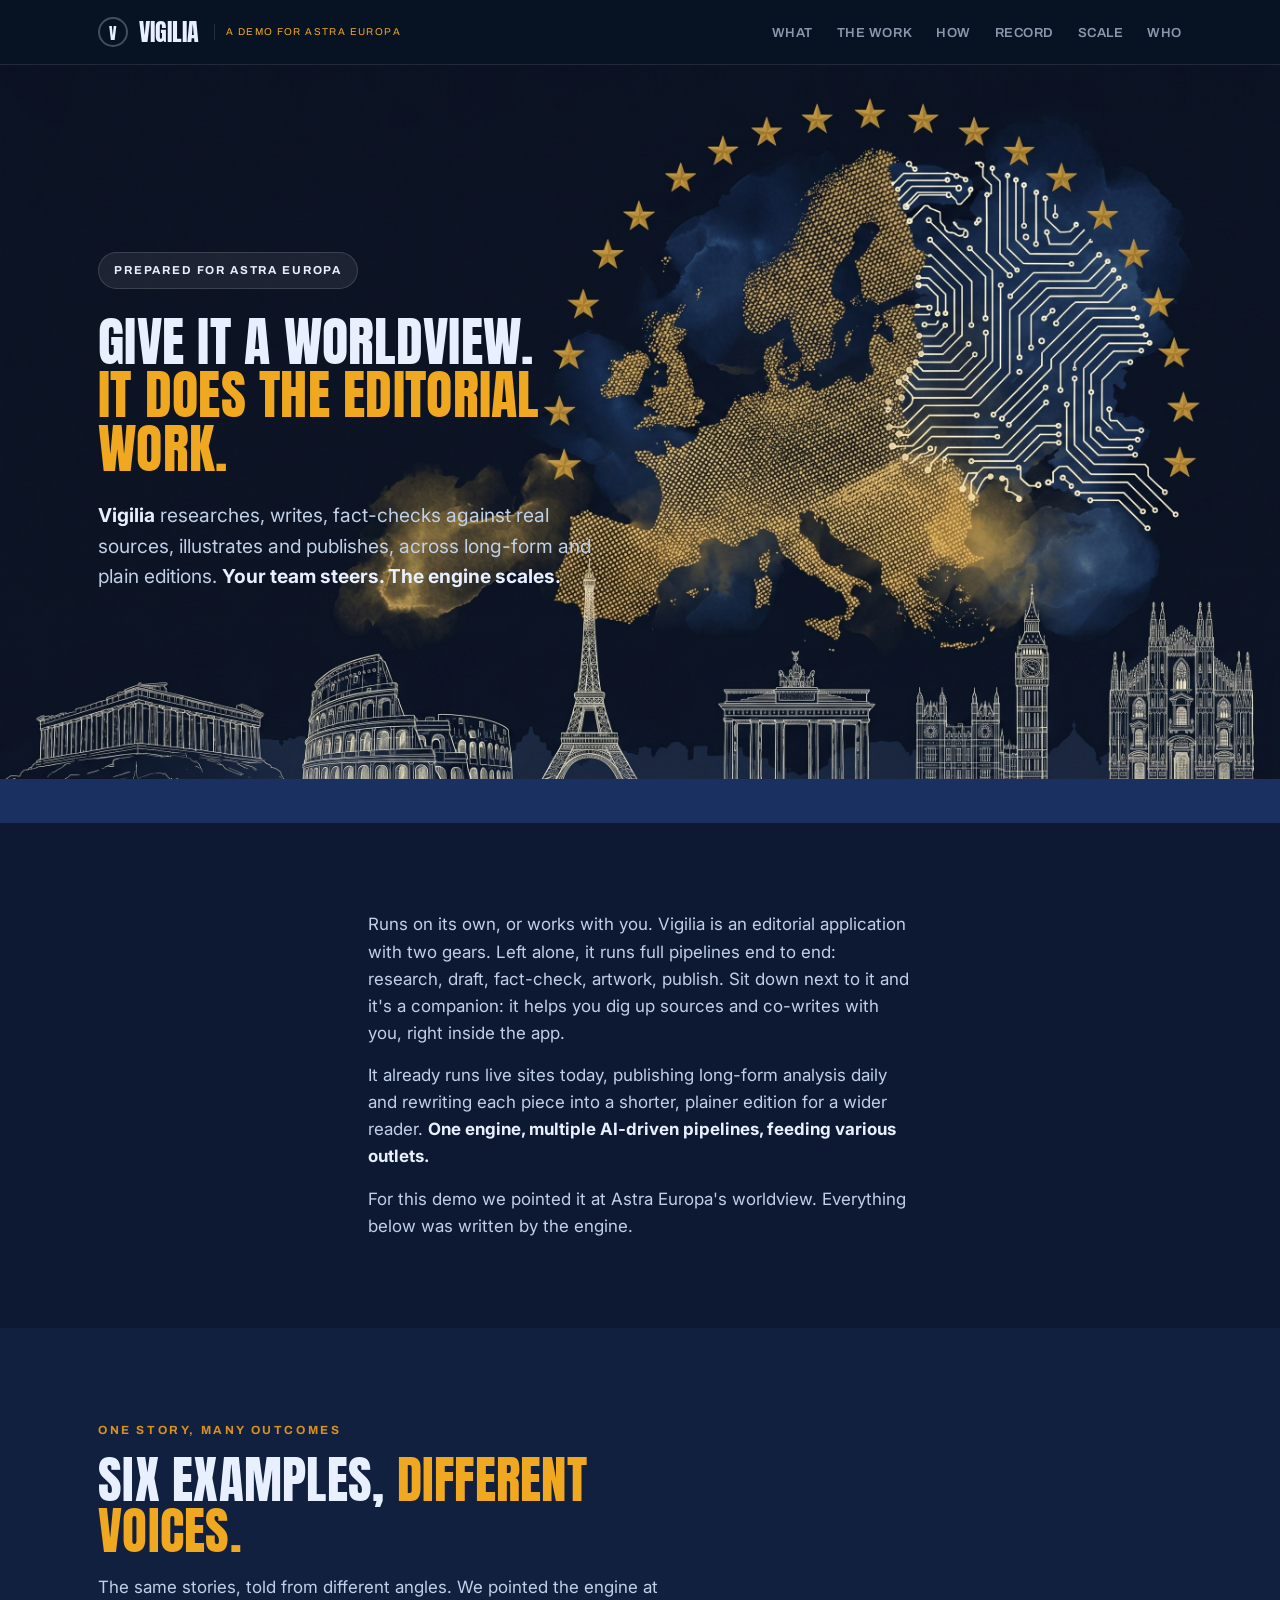
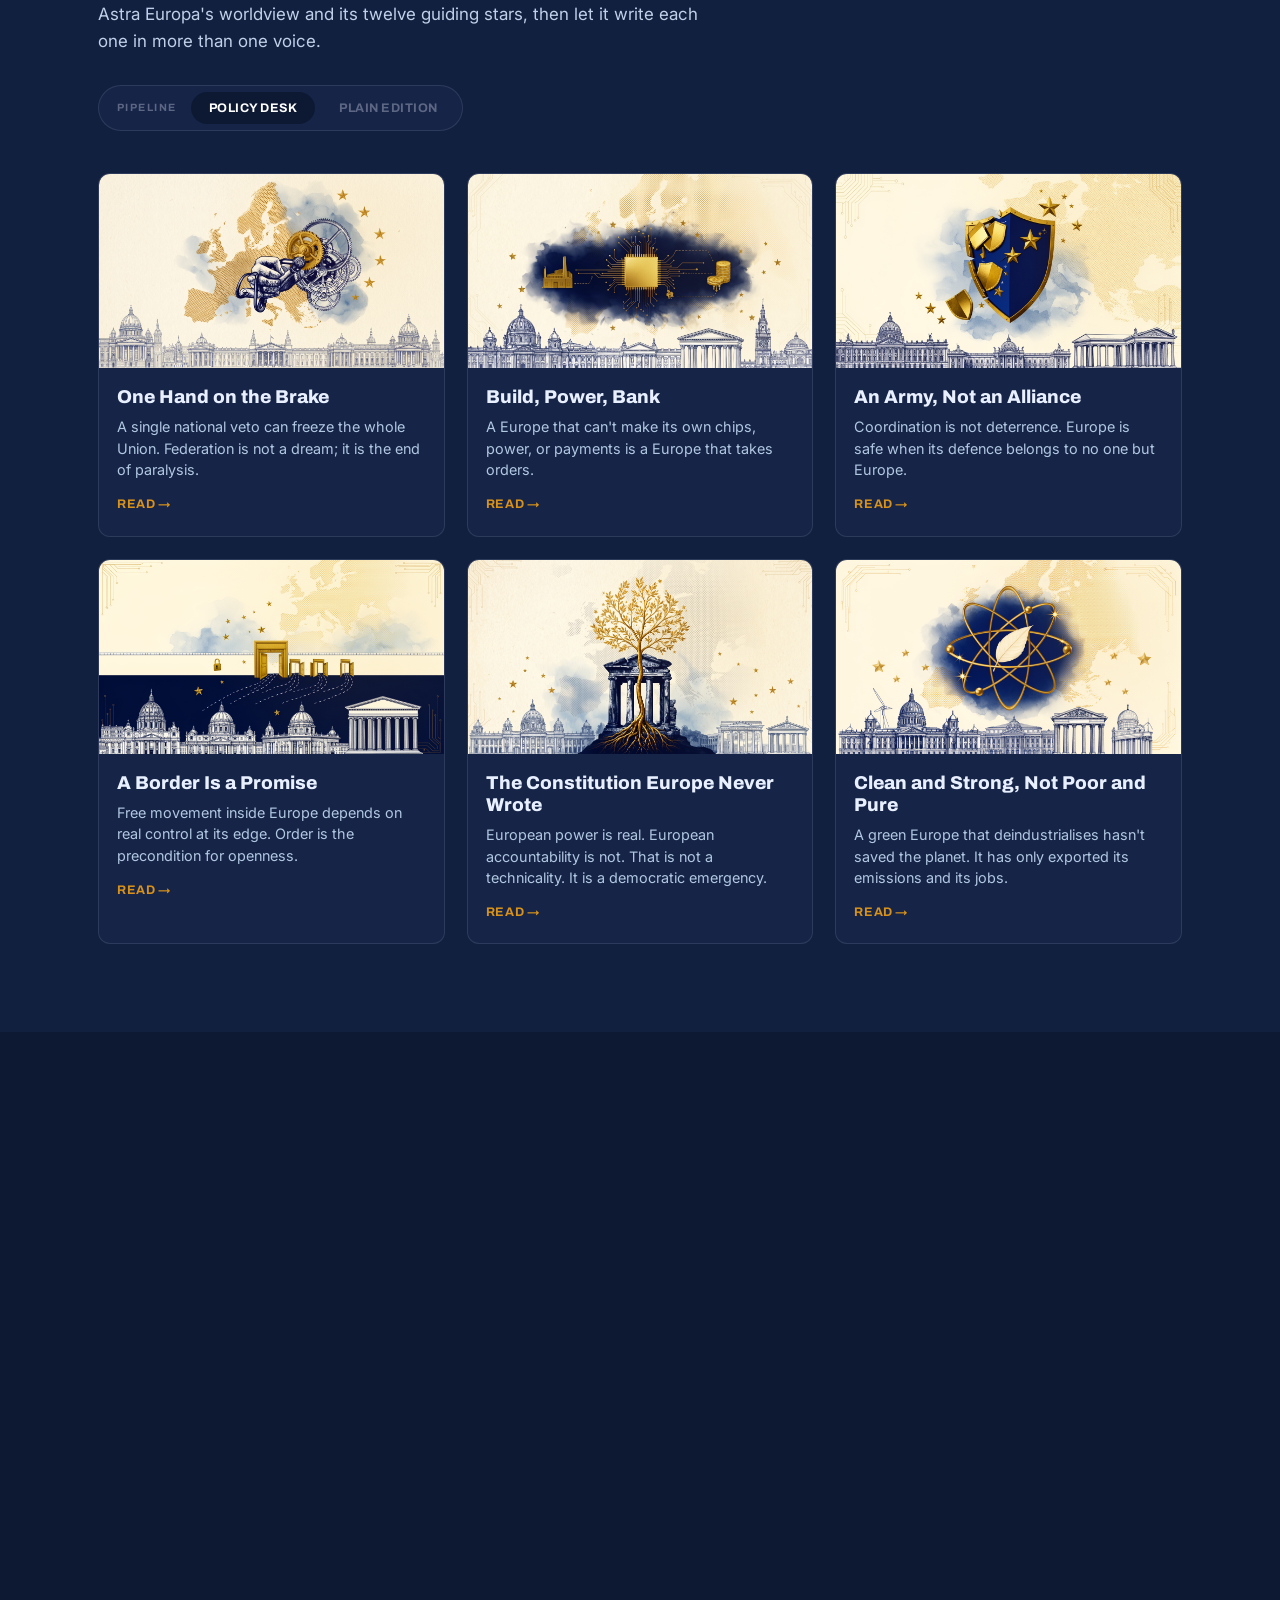
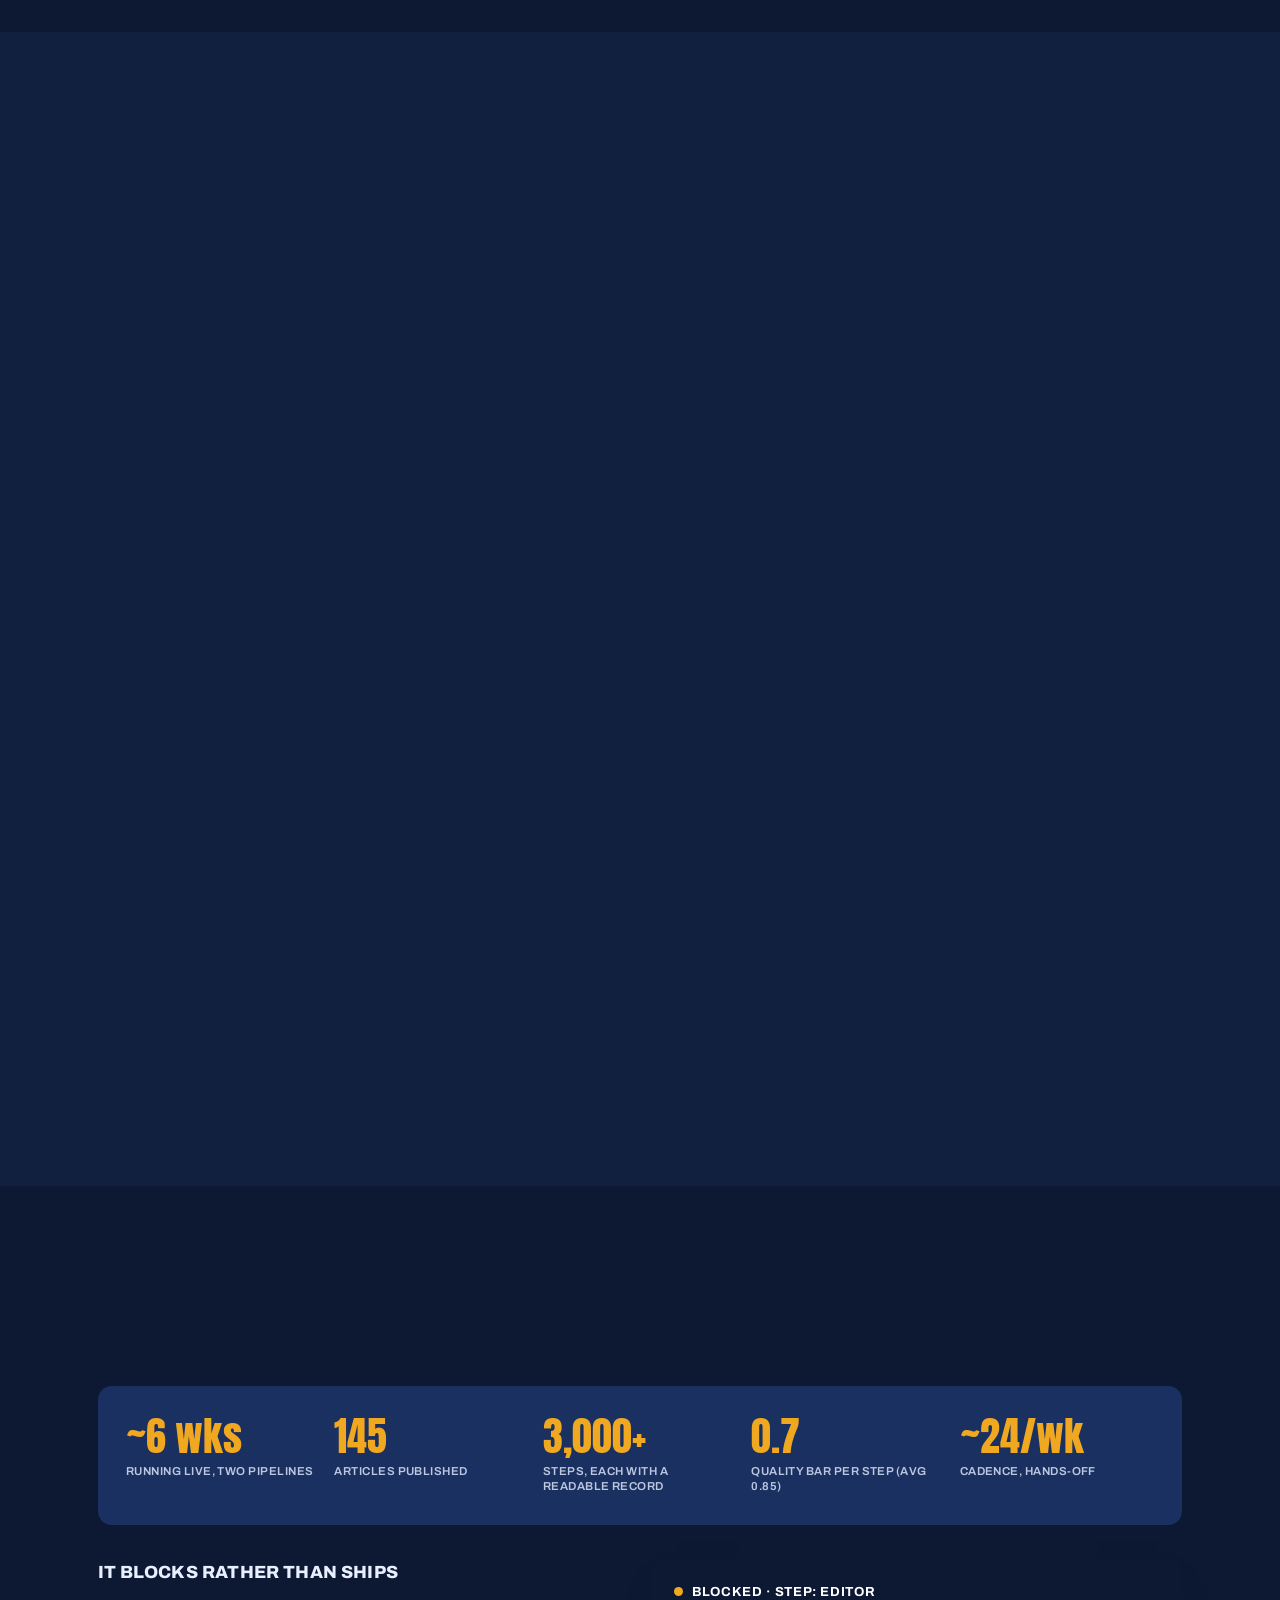
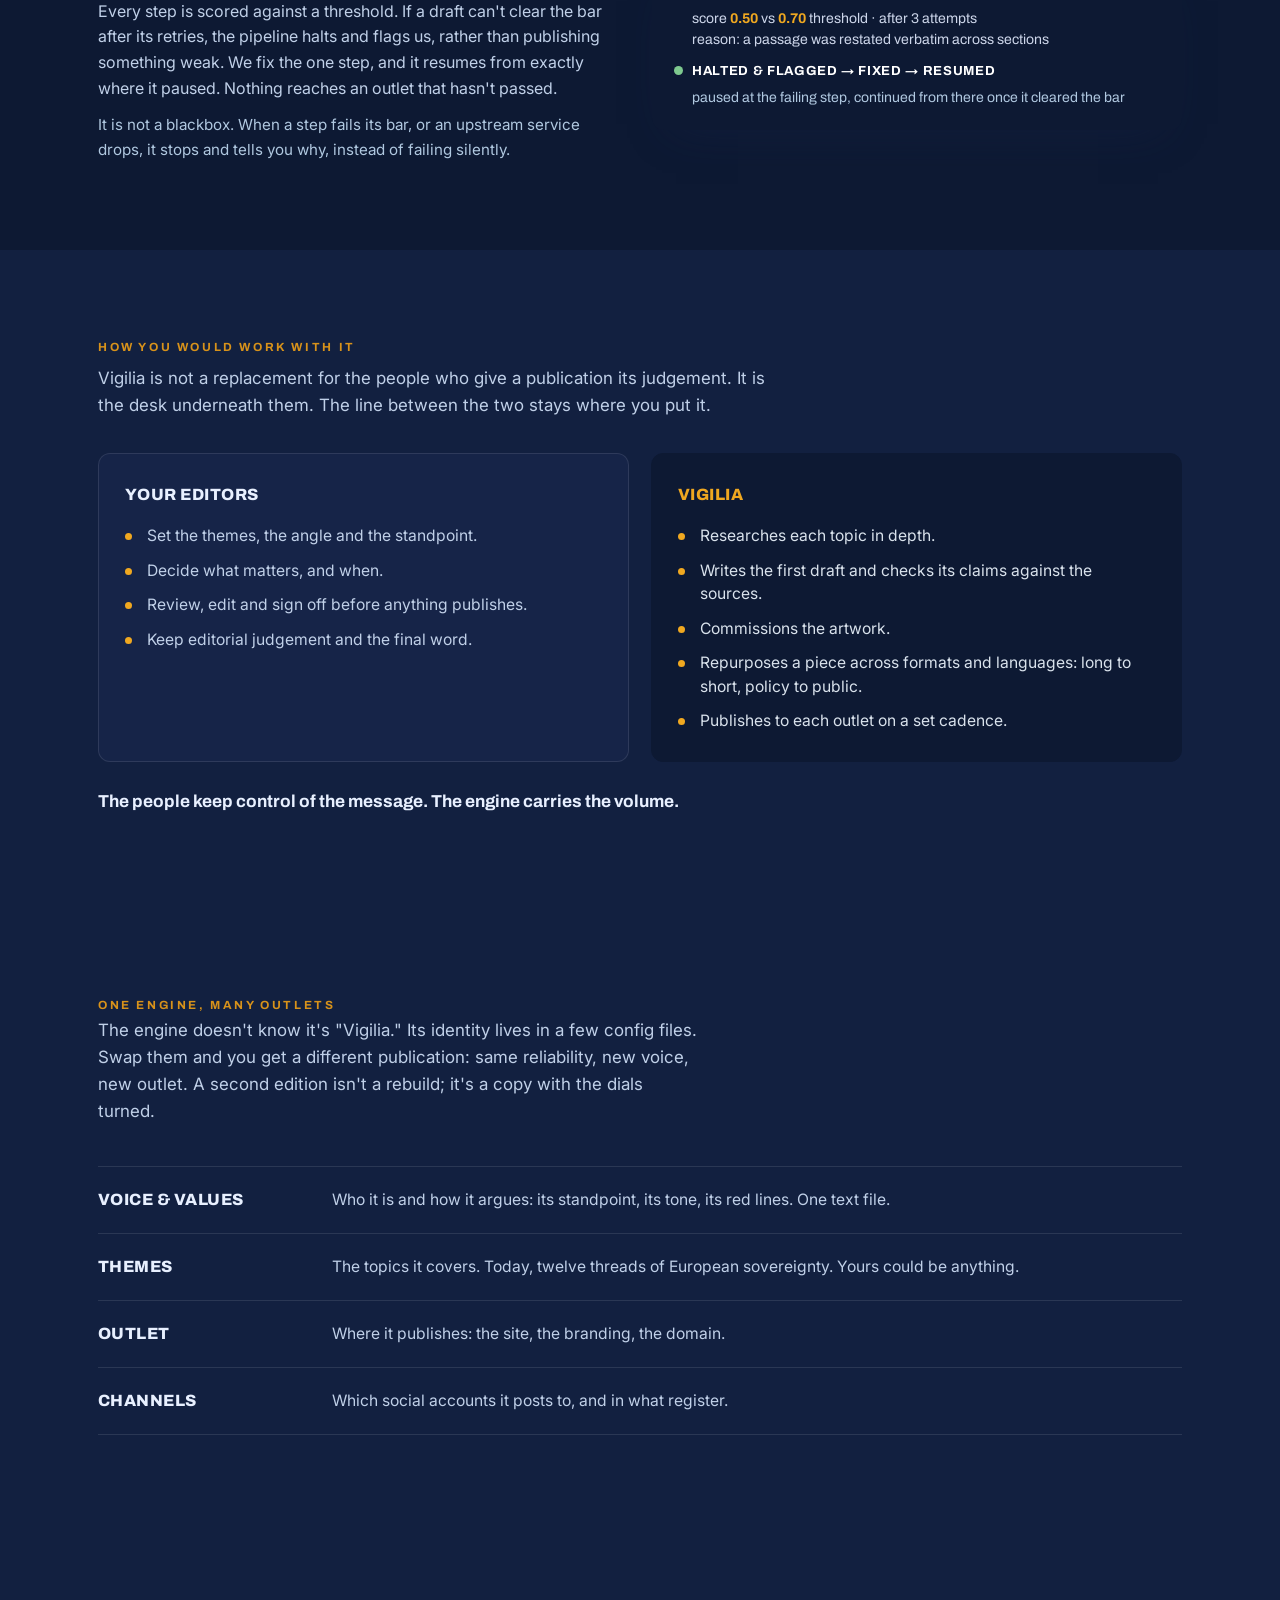
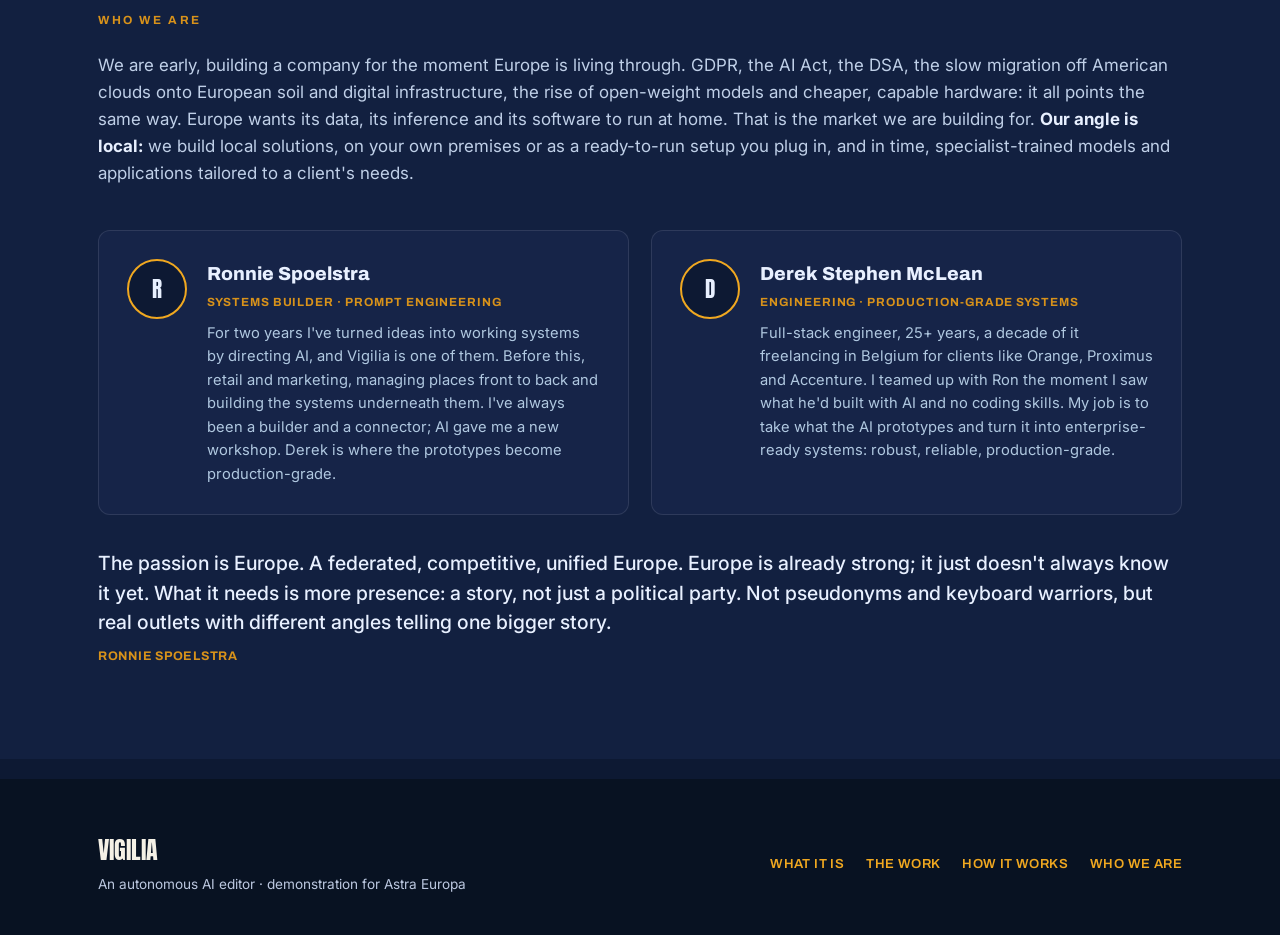
<file: index.html>
<!DOCTYPE html>
<html lang="en">
<head>
<meta charset="UTF-8" />
<meta name="viewport" content="width=device-width, initial-scale=1.0" />
<title>Vigilia · an AI editor that checks itself · for Astra Europa</title>
<meta name="description" content="Vigilia is an autonomous AI editor: it researches, verifies its facts against real sources, writes, illustrates and publishes, every day, without a hand on the wheel. A demonstration for Astra Europa." />
<meta property="og:type" content="website" />
<meta property="og:url" content="https://artneven.github.io/nvnASTRA/" />
<meta property="og:title" content="Vigilia · an autonomous editorial engine" />
<meta property="og:description" content="Give it a worldview. It researches, writes, fact-checks, illustrates and publishes across multiple outlets. A demonstration prepared for Astra Europa." />
<meta property="og:image" content="https://artneven.github.io/nvnASTRA/images/hero-2.jpeg" />
<meta name="twitter:card" content="summary_large_image" />
<meta name="twitter:title" content="Vigilia · an autonomous editorial engine" />
<meta name="twitter:description" content="Give it a worldview. It researches, writes, fact-checks, illustrates and publishes across multiple outlets." />
<meta name="twitter:image" content="https://artneven.github.io/nvnASTRA/images/hero-2.jpeg" />
<link rel="icon" type="image/svg+xml" href="data:image/svg+xml,%3Csvg%20xmlns='http://www.w3.org/2000/svg'%20viewBox='0%200%2032%2032'%3E%3Ccircle%20cx='16'%20cy='16'%20r='16'%20fill='%230d1933'/%3E%3Ctext%20x='16'%20y='22'%20font-family='Arial'%20font-size='18'%20font-weight='bold'%20fill='%23f0a820'%20text-anchor='middle'%3EV%3C/text%3E%3C/svg%3E" />
<link rel="preconnect" href="https://fonts.googleapis.com">
<link rel="preconnect" href="https://fonts.gstatic.com" crossorigin>
<link href="https://fonts.googleapis.com/css2?family=Anton&family=Archivo:wght@500;600;700;800;900&family=Inter:wght@400;500;600;700&display=swap" rel="stylesheet">
<style>
  :root{
    --cream:#f5f1e6;
    --cream-2:#efe9da;
    --navy:#0d1933;
    --navy-2:#081222;
    --gold:#f0a820;
    --gold-2:#d8921a;
    --wash:#4a6494;
    --ink:#0d1933;
    --muted:#5d6783;
    --line:rgba(13,25,51,.14);
    --display:"Anton","Arial Narrow",Impact,sans-serif;
    --cond:"Archivo",-apple-system,"Segoe UI",sans-serif;
    --sans:"Inter",-apple-system,BlinkMacSystemFont,"Segoe UI",Roboto,Arial,sans-serif;
  }
  *{box-sizing:border-box;margin:0;padding:0}
  html{scroll-behavior:smooth}
  body{font-family:var(--sans);color:var(--ink);background:var(--cream);line-height:1.6;-webkit-font-smoothing:antialiased;overflow-x:hidden}
  a{color:inherit}
  .wrap{max-width:1140px;margin:0 auto;padding:0 28px}
  .muted{color:var(--muted)}
  .gold{color:var(--gold)}
  .eyebrow{font-family:var(--cond);font-weight:700;font-size:.74rem;letter-spacing:.22em;text-transform:uppercase;color:var(--gold-2)}
  .disp{font-family:var(--display);text-transform:uppercase;letter-spacing:.005em;font-weight:400;line-height:.95}

  /* star bullet */
  .star{display:inline-block;width:1em;height:1em;color:var(--gold)}

  /* ---------- top bar ---------- */
  header.bar{position:sticky;top:0;z-index:50;background:rgba(245,241,230,.9);backdrop-filter:blur(8px);border-bottom:1px solid var(--line)}
  .bar .wrap{display:flex;align-items:center;justify-content:space-between;height:64px}
  .brand{display:flex;align-items:center;gap:11px}
  .brand .mark{width:30px;height:30px;border-radius:50%;border:2px solid var(--navy);display:grid;place-items:center;color:var(--navy);font-family:var(--display);font-size:1rem;padding-top:2px}
  .brand .name{font-family:var(--display);font-size:1.5rem;color:var(--navy);line-height:1}
  .brand .for{font-family:var(--cond);font-size:.62rem;letter-spacing:.14em;text-transform:uppercase;color:var(--gold-2);border-left:1px solid var(--line);padding-left:11px;margin-left:4px}
  .bar nav{display:flex;gap:24px;font-family:var(--cond);font-weight:600;font-size:.82rem;letter-spacing:.04em;text-transform:uppercase}
  .bar nav a{color:var(--navy);opacity:.7;text-decoration:none}
  .bar nav a:hover{opacity:1;color:var(--gold-2)}
  @media(max-width:760px){.bar nav{display:none}}

  /* ---------- hero ---------- */
  .hero{position:relative;overflow:hidden;background:#f4eedd}
  .hero .heroimg{display:block;width:100%;max-width:1280px;margin:0 auto;height:auto}
  .hero .wrap{position:absolute;top:0;bottom:0;left:50%;transform:translateX(-50%);width:100%;max-width:1140px;padding:0 28px;z-index:3;display:flex;align-items:center}
  .hero .herotext{max-width:48%}
  .hero .kicker{display:inline-flex;align-items:center;gap:10px;font-family:var(--cond);font-weight:700;font-size:.72rem;letter-spacing:.16em;text-transform:uppercase;color:var(--navy);background:rgba(27,44,87,.06);border:1px solid var(--line);padding:8px 15px;border-radius:100px;margin-bottom:26px}
  .hero h1{font-family:var(--display);text-transform:uppercase;font-size:clamp(2rem,4.2vw,3.4rem);line-height:1.0;color:var(--navy);max-width:18ch;margin-bottom:6px}
  .hero h1 .hl{color:var(--gold);position:relative}
  .hero .sub{margin-top:24px;font-size:clamp(1.02rem,1.5vw,1.2rem);color:#c0d0e8;font-weight:400}
  @media(max-width:880px){
    .hero .wrap{position:static;transform:none;left:auto;display:block;padding:46px 28px 12px}
    .hero .herotext{max-width:none}
  }
  .hero .sub b{font-weight:700;color:var(--navy)}
  .hero .cta{margin-top:36px;display:flex;gap:14px;flex-wrap:wrap}
  /* hero logo split */
  .herogrid{display:grid;grid-template-columns:300px 1fr;gap:50px;align-items:center}
  .herologo{background:var(--navy-2);border-radius:18px;padding:40px;display:grid;place-items:center;min-height:240px;box-shadow:0 18px 40px -22px rgba(20,34,68,.55)}
  .herologo img{width:200px;max-width:100%;height:auto;display:block}
  .herologo.noimg img{display:none}
  .herologo.noimg::after{content:"Drop the Astra logo at images/astra-europa-logo.png";color:#b0c8e0;font-family:var(--cond);font-weight:600;font-size:.78rem;text-align:center;line-height:1.5}
  @media(max-width:820px){
    .herogrid{grid-template-columns:1fr;gap:28px;justify-items:start}
    .herologo{width:100%;max-width:260px;min-height:auto;padding:30px}
    .hero .wrap{padding:50px 28px 84px}
  }
  @media(max-width:760px){section.block{padding:60px 0}}
  .btn{display:inline-flex;align-items:center;gap:9px;padding:14px 24px;border-radius:6px;font-family:var(--cond);font-weight:700;letter-spacing:.03em;text-transform:uppercase;font-size:.84rem;text-decoration:none;transition:transform .15s ease,box-shadow .15s ease}
  .btn:hover{transform:translateY(-2px)}
  .btn.primary{background:var(--navy);color:var(--cream);box-shadow:0 12px 28px -12px rgba(27,44,87,.6)}
  .btn.gold{background:var(--gold);color:var(--navy);box-shadow:0 12px 28px -12px rgba(224,165,40,.7)}

  /* hero decorative stars */
  .stars{position:absolute;top:90px;right:6%;z-index:2;width:min(40vw,420px);opacity:.9;pointer-events:none}
  @media(max-width:760px){.stars{opacity:.35;top:auto;bottom:120px;right:-10%}}
  /* skyline strip */
  .skyline{position:absolute;left:0;right:0;bottom:0;z-index:1;width:100%;height:140px;color:var(--navy);opacity:.13}
  .skyline svg{width:100%;height:100%}

  /* ---------- stat ribbon ---------- */
  .ribbon{background:var(--navy);color:var(--cream)}
  .ribbon .wrap{display:grid;grid-template-columns:repeat(5,1fr);gap:8px;padding:32px 28px}
  .stat .n{font-family:var(--display);font-size:clamp(2rem,4.4vw,3rem);color:var(--gold);line-height:1}
  .stat .l{font-family:var(--cond);font-weight:600;font-size:.74rem;letter-spacing:.05em;text-transform:uppercase;color:#bcc8e0;margin-top:8px}
  @media(max-width:760px){.ribbon .wrap{grid-template-columns:repeat(2,1fr);gap:24px 8px}}

  /* ---------- sections ---------- */
  section.block{padding:88px 0}
  .alt{background:var(--cream-2)}
  .lead{max-width:60ch}
  .lead h2{font-family:var(--display);text-transform:uppercase;font-size:clamp(2.1rem,4.4vw,3.2rem);line-height:.98;color:var(--navy);margin:14px 0 18px}
  .lead h2 .hl{color:var(--gold)}
  .lead p{font-size:1.06rem;color:#33415f}
  .lead p + p{margin-top:15px}
  .lead b{color:var(--navy)}
  /* what-it-is logo split */
  .whatgrid{display:grid;grid-template-columns:300px 1fr;gap:50px;align-items:start}
  .whatgrid .lead{max-width:62ch}
  .whatlogo img{width:100%;max-width:300px;border-radius:14px;display:block;box-shadow:0 18px 40px -22px rgba(20,34,68,.5)}
  @media(max-width:820px){
    .whatgrid{grid-template-columns:1fr;gap:30px}
    .whatlogo img{max-width:240px}
  }

  /* ---------- gallery ---------- */
  .grid{display:grid;grid-template-columns:repeat(3,1fr);gap:22px;margin-top:42px}
  @media(max-width:880px){.grid{grid-template-columns:repeat(2,1fr)}}
  @media(max-width:560px){.grid{grid-template-columns:1fr}}
  .card{background:#fff;border:1px solid var(--line);border-radius:12px;overflow:hidden;text-decoration:none;color:inherit;display:flex;flex-direction:column;transition:transform .18s ease,box-shadow .18s ease}
  .card:hover{transform:translateY(-4px);box-shadow:0 20px 42px -24px rgba(27,44,87,.55)}
  .card .ph{aspect-ratio:16/9;background:var(--navy) center/cover no-repeat;position:relative}
  .card .tag{position:absolute;left:12px;top:12px;background:var(--navy);color:var(--gold);font-family:var(--cond);font-size:.64rem;letter-spacing:.1em;text-transform:uppercase;font-weight:700;padding:5px 10px;border-radius:4px;border:1px solid rgba(224,165,40,.4)}
  .card .ph .num{position:absolute;right:16px;bottom:0;font-family:var(--display);font-size:4rem;line-height:1;color:rgba(224,165,40,.20)}
  .card .ph::after{content:"";position:absolute;inset:0;background:radial-gradient(circle at 78% 30%,rgba(224,165,40,.10),transparent 55%)}
  .card .body{padding:18px 18px 20px}
  .card h3{font-family:var(--cond);font-weight:800;font-size:1.16rem;line-height:1.2;margin-bottom:8px;color:var(--navy)}
  .card p{font-size:.9rem;color:var(--muted);line-height:1.5}
  .card .readlink{display:inline-block;margin-top:14px;font-family:var(--cond);font-weight:700;font-size:.78rem;letter-spacing:.05em;text-transform:uppercase;color:var(--gold-2)}
  .card:hover .readlink{color:var(--navy)}
  /* gallery mode switch */
  .modeswitch{display:inline-flex;align-items:center;gap:6px;margin-top:30px;background:#fff;border:1px solid var(--line);border-radius:100px;padding:6px}
  .modeswitch .ms-label{font-family:var(--cond);font-weight:700;font-size:.66rem;letter-spacing:.14em;text-transform:uppercase;color:var(--muted);padding:0 8px 0 12px}
  .ms-btn{border:none;background:none;cursor:pointer;padding:9px 18px;border-radius:100px;font-family:var(--cond);font-weight:700;font-size:.78rem;letter-spacing:.04em;text-transform:uppercase;color:var(--muted);transition:all .15s ease}
  .ms-btn.active{background:var(--navy);color:#fff}
  .ms-btn[data-mode="youth"].active{background:var(--blue);color:#fff}
  /* youth accent applied to cards when toggled */
  .grid.youth-mode .card .tag{background:var(--blue);color:#fff;border-color:rgba(255,255,255,.35)}
  .grid.youth-mode .card .readlink{color:var(--blue)}
  .grid.youth-mode .card .ph .num{color:rgba(43,95,179,.24)}
  .grid.youth-mode .card .ph::after{background:radial-gradient(circle at 78% 30%,rgba(43,95,179,.22),transparent 55%)}
  /* two-pipeline diagram */
  .pipes{margin-top:38px;display:grid;gap:18px}
  .prow{background:#fff;border:1px solid var(--line);border-radius:12px;padding:20px 22px}
  .prow.p1row{border-left:4px solid var(--gold)}
  .prow.p2row{border-left:4px solid var(--blue)}
  .prow .ptitle{font-family:var(--cond);font-weight:800;text-transform:uppercase;letter-spacing:.03em;font-size:.95rem;color:var(--navy);margin-bottom:5px;display:flex;align-items:center;gap:10px;flex-wrap:wrap}
  .prow .ptitle .pbadge{font-size:.62rem;letter-spacing:.08em;padding:4px 9px;border-radius:4px;color:#fff}
  .prow.p1row .pbadge{background:var(--gold-2)}
  .prow.p2row .pbadge{background:var(--blue)}
  .prow .pdesc{font-size:.88rem;color:var(--muted);margin-bottom:14px}
  .prow .pflow{display:flex;flex-wrap:wrap;gap:7px;align-items:center}

  /* ---------- voice swap ---------- */
  .swap{display:grid;grid-template-columns:1fr 1fr;margin-top:42px;border:1px solid var(--line);border-radius:14px;overflow:hidden}
  @media(max-width:760px){.swap{grid-template-columns:1fr}}
  .panel{padding:34px 30px}
  .panel.p1{background:var(--navy);color:#e7ecf7}
  .panel.p2{background:#fff}
  .panel .badge{display:inline-block;font-family:var(--cond);font-weight:700;font-size:.68rem;letter-spacing:.12em;text-transform:uppercase;padding:5px 11px;border-radius:4px;margin-bottom:16px}
  .panel.p1 .badge{background:var(--gold);color:var(--navy)}
  .panel.p2 .badge{background:var(--navy);color:var(--gold)}
  .panel h4{font-family:var(--cond);font-weight:800;font-size:1.3rem;line-height:1.15;margin-bottom:14px}
  .panel.p1 h4{color:#fff}
  .panel.p2 h4{color:var(--navy)}
  .panel .ex{font-size:.96rem;line-height:1.62}
  .panel.p2 .ex{color:#33415f}
  .swap-note{text-align:center;margin-top:18px;font-family:var(--cond);font-weight:600;font-size:.95rem;color:var(--muted)}
  .swap-note b{color:var(--navy)}

  /* ---------- pipeline + tech ---------- */
  .pipe{display:flex;flex-wrap:wrap;gap:9px;margin-top:38px;align-items:center}
  .step{display:flex;align-items:center;gap:9px;background:#fff;border:1px solid var(--line);border-radius:6px;padding:11px 17px;font-family:var(--cond);font-weight:700;font-size:.82rem;letter-spacing:.03em;text-transform:uppercase;color:var(--navy)}
  .step .dot{width:7px;height:7px;border-radius:50%;background:var(--gold)}
  .step.key{background:var(--navy);color:var(--cream)}
  .step.key .dot{background:var(--gold)}
  .arrow{color:var(--wash);font-weight:700}
  .techgrid{display:grid;grid-template-columns:repeat(2,1fr);gap:20px;margin-top:42px}
  @media(max-width:760px){.techgrid{grid-template-columns:1fr}}
  .tech{background:#fff;border:1px solid var(--line);border-radius:10px;padding:24px;border-top:3px solid var(--gold)}
  .tech h4{font-family:var(--cond);font-weight:800;font-size:1.02rem;margin-bottom:8px;color:var(--navy);text-transform:uppercase;letter-spacing:.02em}
  .tech p{font-size:.92rem;color:var(--muted)}
  /* roles / division of labour */
  .roles{display:grid;grid-template-columns:1fr 1fr;gap:22px}
  @media(max-width:760px){.roles{grid-template-columns:1fr}}
  .rolecol{background:#fff;border:1px solid var(--line);border-radius:12px;padding:28px 26px}
  .rolecol.vig{background:var(--navy);border-color:var(--navy)}
  .rolecol h3{font-family:var(--cond);font-weight:800;text-transform:uppercase;letter-spacing:.03em;font-size:1.02rem;margin-bottom:16px;color:var(--navy)}
  .rolecol.vig h3{color:var(--gold)}
  .rolecol ul{list-style:none;display:grid;gap:11px}
  .rolecol li{position:relative;padding-left:22px;font-size:.98rem;line-height:1.5;color:#33415f}
  .rolecol.vig li{color:#d9e2ec}
  .rolecol li::before{content:"";position:absolute;left:0;top:9px;width:7px;height:7px;border-radius:50%;background:var(--gold)}
  .rolesnote{margin-top:26px;font-family:var(--cond);font-weight:700;font-size:1.08rem;color:var(--navy)}
  /* on the record */
  .statband{display:grid;grid-template-columns:repeat(5,1fr);gap:14px;background:var(--navy);border-radius:14px;padding:30px 28px}
  @media(max-width:760px){.statband{grid-template-columns:repeat(2,1fr);gap:24px 14px}}
  .statband .n{font-family:var(--display);font-size:clamp(1.7rem,3.6vw,2.5rem);color:var(--gold);line-height:1}
  .statband .l{font-family:var(--cond);font-weight:600;font-size:.72rem;letter-spacing:.04em;text-transform:uppercase;color:#bcc8e0;margin-top:8px;line-height:1.35}
  .record-grid{display:grid;grid-template-columns:1fr 1fr;gap:24px;margin-top:34px;align-items:start}
  @media(max-width:760px){.record-grid{grid-template-columns:1fr}}
  .rec-copy h3{font-family:var(--cond);font-weight:800;text-transform:uppercase;letter-spacing:.02em;font-size:1.1rem;color:var(--navy);margin-bottom:12px}
  .rec-copy p{font-size:1rem;color:#c0d0e8;line-height:1.6}
  .rec-copy p + p{margin-top:12px}
  .rec-copy .muted2{color:var(--muted);font-size:.95rem}
  .rec-log{background:var(--navy);border-radius:12px;padding:22px;box-shadow:0 18px 40px -24px rgba(20,34,68,.6);font-family:var(--cond)}
  .rec-log .logline{display:flex;align-items:center;gap:9px;font-weight:700;font-size:.82rem;letter-spacing:.05em;text-transform:uppercase;color:#fff;margin:10px 0 6px}
  .rec-log .logline:first-child{margin-top:0}
  .rec-log .logrow{font-size:.88rem;color:#cdd6ea;padding-left:18px;line-height:1.5}
  .rec-log .logrow b{color:var(--gold)}
  .rec-log .logrow.muted2{color:#b0c8e0}
  .dotr{width:9px;height:9px;border-radius:50%;display:inline-block;flex:none}
  .dotr.block{background:var(--gold)}
  .dotr.fix{background:#7ec98f}
  /* full example reader */
  .sm-toggle{display:inline-flex;align-items:center;gap:6px;margin-bottom:26px;background:#fff;border:1px solid var(--line);border-radius:100px;padding:6px}
  .sm-toggle .ms-label{font-family:var(--cond);font-weight:700;font-size:.66rem;letter-spacing:.14em;text-transform:uppercase;color:var(--muted);padding:0 8px 0 12px}
  .sm-btn{border:none;background:none;cursor:pointer;padding:9px 18px;border-radius:100px;font-family:var(--cond);font-weight:700;font-size:.78rem;letter-spacing:.04em;text-transform:uppercase;color:var(--muted);transition:all .15s ease}
  .sm-btn.active{background:var(--navy);color:#fff}
  .sm-btn[data-t="plain"].active{background:var(--blue);color:#fff}
  .reader{background:#fff;border:1px solid var(--line);border-radius:16px;overflow:hidden;max-width:840px;box-shadow:0 22px 55px -32px rgba(27,44,87,.45)}
  .reader .rimg{margin:0}
  .reader .rimg img{width:100%;display:block;max-height:360px;object-fit:cover}
  .reader .rtext{padding:32px 40px 42px}
  @media(max-width:600px){.reader .rtext{padding:26px 24px 32px}}
  .reader .rtitle{font-family:var(--display);text-transform:uppercase;font-size:clamp(1.6rem,3.2vw,2.3rem);line-height:1.0;color:var(--navy);margin-bottom:14px}
  .reader .rpane.plain .rtitle{font-family:var(--cond);font-weight:800;text-transform:none;letter-spacing:-.01em}
  .reader .rstand{font-size:1.16rem;line-height:1.5;color:var(--muted);font-style:italic;margin-bottom:22px;max-width:54ch}
  .reader .rbody p{font-size:1.04rem;line-height:1.75;color:#27324d;max-width:66ch}
  .reader .rbody p + p{margin-top:18px}
  .reader .rpane.plain .rstand{font-style:normal}

  /* ---------- scalability ---------- */
  .scale-rows{margin-top:40px;border-top:1px solid var(--line)}
  .srow{display:grid;grid-template-columns:210px 1fr;gap:24px;padding:20px 0;border-bottom:1px solid var(--line);align-items:baseline}
  @media(max-width:640px){.srow{grid-template-columns:1fr;gap:5px}}
  .srow .k{font-family:var(--cond);font-weight:800;text-transform:uppercase;letter-spacing:.03em;font-size:1.02rem;color:var(--navy)}
  .srow .v{color:#c0d0e8;font-size:.98rem}
  .imagine{margin-top:46px;background:var(--navy);color:var(--cream);border-radius:14px;padding:48px 42px;position:relative;overflow:hidden}
  .imagine .stars2{position:absolute;right:30px;top:28px;opacity:.5}
  .imagine .eyebrow{color:var(--gold)}
  .imagine h3{font-family:var(--display);text-transform:uppercase;font-size:clamp(1.7rem,3.4vw,2.5rem);line-height:.98;margin:12px 0 16px;max-width:20ch;position:relative;z-index:2}
  .imagine h3 .hl{color:var(--gold)}
  .imagine p{color:#cdd6ea;max-width:62ch;position:relative;z-index:2;font-size:1.04rem}

  /* ---------- team ---------- */
  .team{display:grid;grid-template-columns:1fr 1fr;gap:22px;margin-top:42px}
  @media(max-width:680px){.team{grid-template-columns:1fr}}
  .member{background:#fff;border:1px solid var(--line);border-radius:12px;padding:28px;display:flex;gap:20px;align-items:flex-start}
  .member .av{flex:0 0 60px;width:60px;height:60px;border-radius:50%;background:var(--cream-2);border:2px solid var(--gold);display:grid;place-items:center;font-family:var(--display);color:var(--navy);font-size:1.3rem;padding-top:3px}
  .member h4{font-family:var(--cond);font-weight:800;font-size:1.18rem;color:var(--navy)}
  .member .role{font-family:var(--cond);font-weight:700;font-size:.74rem;letter-spacing:.08em;text-transform:uppercase;color:var(--gold-2);margin:4px 0 10px}
  .member p{font-size:.92rem;color:var(--muted)}
  .member .langs{margin-top:12px;display:flex;flex-wrap:wrap;gap:6px}
  .member .langs span{font-family:var(--cond);font-weight:700;font-size:.62rem;letter-spacing:.08em;text-transform:uppercase;color:var(--gold-2);background:rgba(224,165,40,.12);border:1px solid rgba(224,165,40,.32);padding:3px 8px;border-radius:4px;cursor:default}
  .todo{outline:2px dashed var(--gold-2);outline-offset:4px;background:rgba(224,165,40,.08)}
  .todo-tag{display:inline-block;font-family:var(--cond);font-size:.64rem;font-weight:700;letter-spacing:.08em;text-transform:uppercase;color:#8a6d12;background:rgba(224,165,40,.28);padding:2px 8px;border-radius:4px;margin-bottom:8px}

  .vision{margin-top:46px;max-width:64ch}
  .vision h3{font-family:var(--cond);font-weight:800;text-transform:uppercase;letter-spacing:.02em;font-size:1.4rem;color:var(--navy);margin-bottom:14px}
  .vision p{color:#c0d0e8;font-size:1.05rem}
  .vision p + p{margin-top:14px}
  .vision b{color:var(--navy)}
  .drive{margin:30px 0 0;padding:4px 0;max-width:none}
  .drive p{font-size:1.22rem;line-height:1.5;color:var(--navy);font-weight:500}
  .drive cite{display:block;margin-top:10px;font-family:var(--cond);font-weight:700;font-size:.78rem;letter-spacing:.06em;text-transform:uppercase;color:var(--gold-2);font-style:normal}

  /* ---------- footer ---------- */
  footer{background:var(--navy);color:#bcc8e0;padding:52px 0 40px;margin-top:20px}
  footer .wrap{display:flex;justify-content:space-between;flex-wrap:wrap;gap:20px;align-items:center}
  footer a{color:var(--gold);text-decoration:none}
  footer .links{display:flex;gap:22px;font-family:var(--cond);font-weight:600;font-size:.82rem;text-transform:uppercase;letter-spacing:.03em;flex-wrap:wrap}
  footer .name{font-family:var(--display);font-size:1.5rem;color:var(--cream)}

  .reveal{opacity:0;transform:translateY(22px);transition:opacity .7s ease,transform .7s ease}
  .reveal.in{opacity:1;transform:none}

  /* === ASTRA DARK THEME === */
  body{background:var(--navy);color:#e8f0ff}
  header.bar{background:rgba(8,18,34,.95);border-color:rgba(255,255,255,.1)}
  .brand .mark{border-color:rgba(255,255,255,.25);color:#e8f0ff}
  .brand .name{color:#e8f0ff}
  .brand .for{border-color:rgba(255,255,255,.12);color:var(--gold)}
  .bar nav a{color:#c0d0e8}
  .bar nav a:hover{color:var(--gold)}
  .hero{background:var(--navy-2)}
  .hero .kicker{background:rgba(255,255,255,.07);border-color:rgba(255,255,255,.14);color:#e8f0ff}
  .hero h1{color:#e8f0ff}
  .hero .sub{color:#c0d0e8}
  .hero .sub b{color:#e8f0ff}
  .alt{background:#122040}
  .lead h2{color:#e8f0ff}
  .lead p{color:#c0d0e8}
  .lead b{color:#e8f0ff}
  .ribbon{background:#1a3060}
  .stat .l{color:#b0c8e0}
  .card{background:#162448;border-color:rgba(255,255,255,.1)}
  .card h3{color:#e8f0ff}
  .card p{color:#b0c8e0}
  .modeswitch{background:#162448;border-color:rgba(255,255,255,.1)}
  .ms-label{color:#b0c8e0}
  .swap{border-color:rgba(255,255,255,.1)}
  .panel.p2{background:#162448}
  .panel.p2 h4{color:#e8f0ff}
  .panel.p2 .ex{color:#c0d0e8}
  .swap-note{color:#b0c8e0}
  .swap-note b{color:#e8f0ff}
  .prow{background:#162448;border-color:rgba(255,255,255,.1)}
  .prow .ptitle{color:#e8f0ff}
  .prow .pdesc{color:#b0c8e0}
  .step{background:#1a3060;border-color:rgba(255,255,255,.1);color:#e8f0ff}
  .step.key{background:var(--gold);color:var(--navy)}
  .step.key .dot{background:var(--navy)}
  .tech{background:#162448;border-color:rgba(255,255,255,.1);border-top-color:var(--gold)}
  .tech h4{color:#e8f0ff}
  .tech p{color:#b0c8e0}
  .rolecol{background:#162448;border-color:rgba(255,255,255,.1)}
  .rolecol h3{color:#e8f0ff}
  .rolecol li{color:#c0d0e8}
  .rolesnote{color:#e8f0ff}
  .statband{background:#1a3060}
  .rec-copy h3{color:#e8f0ff}
  .rec-copy p{color:#c0d0e8}
  .rec-copy .muted2{color:#b0c8e0}
  .sm-toggle{background:#162448;border-color:rgba(255,255,255,.1)}
  .reader{background:#162448;border-color:rgba(255,255,255,.1)}
  .reader .rtitle{color:#e8f0ff}
  .reader .rstand{color:#b0c8e0}
  .reader .rbody p{color:#c0d0e8}
  .scale-rows{border-color:rgba(255,255,255,.1)}
  .srow{border-color:rgba(255,255,255,.1)}
  .srow .k{color:#e8f0ff}
  .srow .v{color:#c0d0e8}
  .imagine{background:#1a3060}
  .member{background:#162448;border-color:rgba(255,255,255,.1)}
  .member h4{color:#e8f0ff}
  .member p{color:#b0c8e0}
  .member .av{background:var(--navy);border-color:var(--gold);color:#e8f0ff}
  .vision h3{color:#e8f0ff}
  .vision p{color:#c0d0e8}
  .vision b{color:#e8f0ff}
  .drive p{color:#e8f0ff}
  footer{background:#081222}
</style>
</head>
<body>

<header class="bar">
  <div class="wrap">
    <div class="brand">
      <span class="mark">V</span>
      <span class="name">VIGILIA</span>
      <span class="for">A demo for Astra Europa</span>
    </div>
    <nav>
      <a href="#what">What</a>
      <a href="#proof">The work</a>
      <a href="#how">How</a>
      <a href="#record">Record</a>
      <a href="#scale">Scale</a>
      <a href="#team">Who</a>
    </nav>
  </div>
</header>

<!-- HERO -->
<section class="hero">
  <div class="wrap">
    <div class="herotext">
      <span class="kicker">Prepared for Astra Europa</span>
      <h1 class="disp">Give it a worldview.<br><span class="hl">It does the editorial work.</span></h1>
      <p class="sub"><b>Vigilia</b> researches, writes, fact-checks against real sources, illustrates and publishes, across long-form and plain editions. <b>Your team steers. The engine scales.</b></p>
    </div>
  </div>
  <img class="heroimg" src="images/hero-2.jpeg" alt="Europe, from cultural heritage to digital infrastructure">
</section>

<!-- STAT RIBBON -->
<div class="ribbon">
  <div class="wrap" style="padding:22px 28px"></div>
</div>

<!-- WHAT -->
<section class="block" id="what">
  <div class="wrap lead reveal">
    <p>Runs on its own, or works with you. Vigilia is an editorial application with two gears. Left alone, it runs full pipelines end to end: research, draft, fact-check, artwork, publish. Sit down next to it and it's a companion: it helps you dig up sources and co-writes with you, right inside the app.</p>
    <p>It already runs live sites today, publishing long-form analysis daily and rewriting each piece into a shorter, plainer edition for a wider reader. <b>One engine, multiple AI-driven pipelines, feeding various outlets.</b></p>
    <p>For this demo we pointed it at Astra Europa's worldview. Everything below was written by the engine.</p>
  </div>
</section>

<!-- PROOF -->
<section class="block alt" id="proof">
  <div class="wrap">
    <div class="lead reveal">
      <span class="eyebrow">One story, many outcomes</span>
      <h2 class="disp">Six examples, <span class="hl">different voices.</span></h2>
      <p>The same stories, told from different angles. We pointed the engine at Astra Europa's worldview and its twelve guiding stars, then let it write each one in more than one voice.</p>
    </div>
    <div class="modeswitch reveal">
      <span class="ms-label">Pipeline</span>
      <button class="ms-btn active" data-mode="policy" type="button">Policy desk</button>
      <button class="ms-btn" data-mode="youth" type="button">Plain edition</button>
    </div>
    <div class="grid" id="gallery">
      <a class="card reveal" href="articles/one-hand-on-the-brake.html"
         data-p-href="articles/one-hand-on-the-brake.html" data-y-href="articles/one-hand-on-the-brake-youth.html"
         data-p-img="images/p1/one-hand-on-the-brake.jpeg" data-y-img="images/P2/one-hand-on-the-brake-youth.png"
         data-p-title="One Hand on the Brake" data-y-title="How one country can freeze the whole of Europe"
         data-p-sum="A single national veto can freeze the whole Union. Federation is not a dream; it is the end of paralysis."
         data-y-sum="One stubborn government can stop the other twenty-six. Here's why it quietly decides your future.">
        <div class="ph" style="background-image:url('images/p1/one-hand-on-the-brake.jpeg')"></div>
        <div class="body"><h3>One Hand on the Brake</h3><p>A single national veto can freeze the whole Union. Federation is not a dream; it is the end of paralysis.</p><span class="readlink">Read →</span></div>
      </a>
      <a class="card reveal" href="articles/build-power-bank.html"
         data-p-href="articles/build-power-bank.html" data-y-href="articles/build-power-bank-youth.html"
         data-p-img="images/p1/build-power-bank.jpeg" data-y-img="images/P2/build-power-bank-youth.png"
         data-p-title="Build, Power, Bank" data-y-title="Why Europe can't make its own phone chips"
         data-p-sum="A Europe that can't make its own chips, power, or payments is a Europe that takes orders."
         data-y-sum="The most advanced tech you use isn't built here. That's not a tech problem; it's a power problem.">
        <div class="ph" style="background-image:url('images/p1/build-power-bank.jpeg')"></div>
        <div class="body"><h3>Build, Power, Bank</h3><p>A Europe that can't make its own chips, power, or payments is a Europe that takes orders.</p><span class="readlink">Read →</span></div>
      </a>
      <a class="card reveal" href="articles/an-army-not-an-alliance.html"
         data-p-href="articles/an-army-not-an-alliance.html" data-y-href="articles/an-army-not-an-alliance-youth.html"
         data-p-img="images/p1/an-army-not-an-alliance.png" data-y-img="images/P2/an-army-not-an-alliance-youth.png"
         data-p-title="An Army, Not an Alliance" data-y-title="Why Europe still waits for America to defend it"
         data-p-sum="Coordination is not deterrence. Europe is safe when its defence belongs to no one but Europe."
         data-y-sum="When war came back in 2022, Europe found out its safety wasn't really in its own hands.">
        <div class="ph" style="background-image:url('images/p1/an-army-not-an-alliance.png')"></div>
        <div class="body"><h3>An Army, Not an Alliance</h3><p>Coordination is not deterrence. Europe is safe when its defence belongs to no one but Europe.</p><span class="readlink">Read →</span></div>
      </a>
      <a class="card reveal" href="articles/a-border-is-a-promise.html"
         data-p-href="articles/a-border-is-a-promise.html" data-y-href="articles/a-border-is-a-promise-youth.html"
         data-p-img="images/p1/a-border-is-a-promise.png" data-y-img="images/P2/a-border-is-a-promise-youth.png"
         data-p-title="A Border Is a Promise" data-y-title="Why open borders need a strong front door"
         data-p-sum="Free movement inside Europe depends on real control at its edge. Order is the precondition for openness."
         data-y-sum="Travelling Europe without stopping is amazing. It only works if the outer edge is actually controlled.">
        <div class="ph" style="background-image:url('images/p1/a-border-is-a-promise.png')"></div>
        <div class="body"><h3>A Border Is a Promise</h3><p>Free movement inside Europe depends on real control at its edge. Order is the precondition for openness.</p><span class="readlink">Read →</span></div>
      </a>
      <a class="card reveal" href="articles/the-constitution-europe-never-wrote.html"
         data-p-href="articles/the-constitution-europe-never-wrote.html" data-y-href="articles/the-constitution-europe-never-wrote-youth.html"
         data-p-img="images/p1/what-we-inherit-we-owe.jpeg" data-y-img="images/P2/what-we-inherit-we-owe-youth.png"
         data-p-title="The Constitution Europe Never Wrote" data-y-title="Who actually runs Europe?"
         data-p-sum="European power is real. European accountability is not. That is not a technicality. It is a democratic emergency."
         data-y-sum="The EU has enormous power over your life. Can you name who is responsible for any of it?">
        <div class="ph" style="background-image:url('images/p1/what-we-inherit-we-owe.jpeg')"></div>
        <div class="body"><h3>The Constitution Europe Never Wrote</h3><p>European power is real. European accountability is not. That is not a technicality. It is a democratic emergency.</p><span class="readlink">Read →</span></div>
      </a>
      <a class="card reveal" href="articles/clean-and-strong.html"
         data-p-href="articles/clean-and-strong.html" data-y-href="articles/clean-and-strong-youth.html"
         data-p-img="images/p1/clean-and-strong.png" data-y-img="images/P2/clean-and-strong-youth.png"
         data-p-title="Clean and Strong, Not Poor and Pure" data-y-title="Why nuclear might actually be the green choice"
         data-p-sum="A green Europe that deindustrialises hasn't saved the planet. It has only exported its emissions and its jobs."
         data-y-sum="Shutting factories to &quot;go green&quot; can just move the pollution elsewhere. There's a smarter way.">
        <div class="ph" style="background-image:url('images/p1/clean-and-strong.png')"></div>
        <div class="body"><h3>Clean and Strong, Not Poor and Pure</h3><p>A green Europe that deindustrialises hasn't saved the planet. It has only exported its emissions and its jobs.</p><span class="readlink">Read →</span></div>
      </a>
    </div>
  </div>
</section>

<!-- FULL EXAMPLE -->
<section class="block" id="sample">
  <div class="wrap">
    <span class="eyebrow reveal" style="display:block;margin-bottom:8px">A full example</span>
    <p class="reveal" style="max-width:64ch;color:#c0d0e8;font-size:1.06rem;margin-bottom:22px">Not a blurb. Here is one piece in full, in both editions the engine produces from a single argument. Switch between them.</p>
    <div class="sm-toggle reveal">
      <span class="ms-label">Read it as</span>
      <button class="sm-btn active" data-t="policy" type="button">Policy desk</button>
      <button class="sm-btn" data-t="plain" type="button">Plain edition</button>
    </div>
    <article class="reader reveal" id="reader">
      <div class="rpane" data-pane="policy">
        <figure class="rimg"><img src="images/p1/one-hand-on-the-brake.jpeg" alt="One Hand on the Brake"></figure>
        <div class="rtext">
          <h3 class="rtitle">One Hand on the Brake</h3>
          <p class="rstand">A single national veto can freeze the whole Union. Federation is the end of paralysis, not the death of the nation.</p>
          <div class="rbody">
            <p>Europe does not lack power. It lacks the ability to use it. On the questions that decide a continent's place in the world, foreign policy, defence, enlargement, migration, the Union still moves by unanimity. Every member holds a veto, which means any one capital, for reasons entirely its own, can halt the other twenty-six. We call this consensus. It is closer to paralysis, dressed up as respect for sovereignty.</p>
            <p>The cost is paid in public, again and again. Sanctions are announced, then watered down to the price of the most reluctant government. A common position on a war at the border arrives weeks after the moment that needed it has passed. Enlargement, the Union's single greatest instrument of influence, stalls because one leader has a grievance to trade. A body that can be stopped by one hand on the brake cannot lead, cannot deter, and over time cannot be taken seriously, by its partners or its rivals.</p>
            <p>The veto survives because it feels safe. Each capital keeps it as insurance, a guarantee that nothing can be done to them against their will. But the guarantee is an illusion. The decisions that matter get made regardless; they are simply made elsewhere, in Washington, in Beijing, in Moscow, by powers that do not need twenty-seven signatures to act. A Union that cannot act does not protect its sovereignty. It quietly hands it away.</p>
            <p>The answer is not a superstate that dissolves its nations into a single grey administration. Europe's strength has always been its plurality, and a serious federation guards it. It is a federation with the discipline to leave to each people what belongs to it, and the strength to decide together only what must be decided together. In practice that means a short, clear list: qualified-majority voting on foreign and security policy, an elected Commission president, and a written constitution that states plainly where power sits and who is accountable for it. It is the answer to two failures at once: the small nationalism that clings to a veto it can no longer use, and the managerial centre that would govern without a mandate. Federation is neither.</p>
            <p>Critics call this overreach, a power grab by Brussels. The truth runs the other way. The status quo is the real surrender, because it leaves Europe a spectator while others write the rules it then has to live by. Pooling the few decisions that must be common is not the loss of sovereignty; it is the only way left to exercise it at the scale the century demands.</p>
            <p>Europe is not too united. It is united in name and divided in every moment that counts. Ending the veto will not finish the federation, but it is where it begins: the first lock removed from a machine built to stall. Get it right, and a continent that has reinvented itself a hundred times can decide its own future as one again, rather than watch it decided elsewhere. That is not nostalgia for empire, nor a surrender to Brussels. It is the oldest European ambition there is: to be strong enough, together, to stay free.</p>
          </div>
        </div>
      </div>
      <div class="rpane plain" data-pane="plain" hidden>
        <figure class="rimg"><img src="images/P2/one-hand-on-the-brake-youth.png" alt="How one country can freeze the whole of Europe"></figure>
        <div class="rtext">
          <h3 class="rtitle">How one country can freeze the whole of Europe</h3>
          <p class="rstand">One stubborn government can stop the other twenty-six. Here's why that quietly decides your future.</p>
          <div class="rbody">
            <p>Imagine twenty-seven friends trying to agree on where to eat, with one rule: everyone has to say yes. One person holds out, and nobody eats. That is roughly how Europe makes some of its most important decisions, the ones about foreign policy, defence and migration. Every country gets a veto. So any single government can block all the others, for whatever reason it likes.</p>
            <p>It sounds fair. In practice it makes Europe slow exactly when the world is moving fast. While everyone waits for the last holdout to come around, the moment passes. Sanctions get watered down to whatever the most reluctant government will accept. A response to a war on the doorstep arrives weeks too late. And the really big calls about Europe's future end up being made somewhere else entirely: in Washington, in Beijing, in Moscow, by people who don't need twenty-seven signatures to act.</p>
            <p>Every country keeps its veto because it feels like protection, a guarantee that nothing can be forced on it. But that protection is mostly an illusion. The decisions still happen. They just happen without Europe in the room. "Sovereignty" you can never actually use isn't really sovereignty; it's a nice word printed on a machine that won't start.</p>
            <p>The fix isn't some giant super-state that swallows your country and flattens everything into one grey blur. The opposite, actually. The idea is to leave everything local to the people it belongs to, and only decide together the handful of things that have to be decided together, like whether Europe responds as one to a crisis. For those, let a strong majority decide instead of letting one hand pull the emergency brake.</p>
            <p>Why does this matter to you? Because the slow, stuck version isn't the safe version. In a fast world, slow is just a quiet way of losing, of watching decisions about your security, your economy and your future get made by bigger players while Europe argues with itself.</p>
            <p>Europe doesn't need to become one country. It needs to stop freezing itself every time one government says no.</p>
          </div>
        </div>
      </div>
    </article>
  </div>
</section>

<!-- HOW -->
<section class="block alt" id="how">
  <div class="wrap">
    <div class="lead reveal">
      <span class="eyebrow">Example simplified pipelines</span>
      <p>Multiple pipelines feed the outlets. One researches and writes an original piece. Another takes that finished piece and rewrites it for a different audience. New pipelines can be added or swapped without touching the others. Every stage writes its output to disk before the next, so any run can be paused, audited or resumed. No black box.</p>
    </div>
    <div class="pipes reveal">
      <div class="prow p1row">
        <div class="ptitle"><span class="pbadge">Pipeline 1</span> Policy desk · original analysis</div>
        <div class="pdesc">Researches a topic from scratch and writes the long-form, sourced piece.</div>
        <div class="pflow">
          <div class="step"><span class="dot"></span>Scout</div><span class="arrow">→</span>
          <div class="step"><span class="dot"></span>Research</div><span class="arrow">→</span>
          <div class="step"><span class="dot"></span>Curate sources</div><span class="arrow">→</span>
          <div class="step"><span class="dot"></span>Draft</div><span class="arrow">→</span>
          <div class="step key"><span class="dot"></span>Verify claims</div><span class="arrow">→</span>
          <div class="step"><span class="dot"></span>Illustrate</div><span class="arrow">→</span>
          <div class="step"><span class="dot"></span>Publish</div>
        </div>
      </div>
      <div class="prow p2row">
        <div class="ptitle"><span class="pbadge">Pipeline 2</span> Plain edition · automatic rewrite</div>
        <div class="pdesc">Takes a finished Pipeline 1 piece and recasts it for a wider, non-political reader.</div>
        <div class="pflow">
          <div class="step"><span class="dot"></span>Take finished piece</div><span class="arrow">→</span>
          <div class="step"><span class="dot"></span>Rewrite the voice</div><span class="arrow">→</span>
          <div class="step key"><span class="dot"></span>Check it still holds</div><span class="arrow">→</span>
          <div class="step"><span class="dot"></span>Re-illustrate</div><span class="arrow">→</span>
          <div class="step"><span class="dot"></span>Publish to plain edition</div>
        </div>
      </div>
    </div>
    <div class="techgrid">
      <div class="tech reveal"><h4>Self-hosted, in a container</h4><p>Runs as a Docker service you can host anywhere. No SaaS lock-in, your credentials stay yours, the whole thing is one portable image.</p></div>
      <div class="tech reveal"><h4>It checks its own facts</h4><p>A dedicated verify stage tests the draft's claims against the gathered sources before a word is allowed to publish. Built not to just agree with itself.</p></div>
      <div class="tech reveal"><h4>Publishes to the open web</h4><p>Pushes to static sites today, and cross-posts to social. Bluesky is live now; the same hook fits LinkedIn, Mastodon and Instagram.</p></div>
      <div class="tech reveal"><h4>Scheduled or on demand</h4><p>A cron heartbeat keeps a steady cadence, plus a manual trigger for when something breaks and you want a piece right now.</p></div>
    </div>
  </div>
</section>

<!-- ON THE RECORD -->
<section class="block" id="record">
  <div class="wrap">
    <span class="eyebrow reveal" style="display:block;margin-bottom:8px">On the record</span>
    <p class="reveal" style="max-width:64ch;color:#c0d0e8;font-size:1.06rem;margin-bottom:30px">The same engine has been running live for roughly six weeks across two pipelines. Not a demo reel: a track record you can audit, because every step writes its output to disk.</p>
    <div class="statband reveal">
      <div class="st"><div class="n">~6 wks</div><div class="l">Running live, two pipelines</div></div>
      <div class="st"><div class="n">145</div><div class="l">Articles published</div></div>
      <div class="st"><div class="n">3,000+</div><div class="l">Steps, each with a readable record</div></div>
      <div class="st"><div class="n">0.7</div><div class="l">Quality bar per step (avg 0.85)</div></div>
      <div class="st"><div class="n">~24/wk</div><div class="l">Cadence, hands-off</div></div>
    </div>
    <div class="record-grid reveal">
      <div class="rec-copy">
        <h3>It blocks rather than ships</h3>
        <p>Every step is scored against a threshold. If a draft can't clear the bar after its retries, the pipeline halts and flags us, rather than publishing something weak. We fix the one step, and it resumes from exactly where it paused. Nothing reaches an outlet that hasn't passed.</p>
        <p class="muted2">It is not a blackbox. When a step fails its bar, or an upstream service drops, it stops and tells you why, instead of failing silently.</p>
      </div>
      <div class="rec-log" aria-label="example of a blocked and resumed run">
        <div class="logline"><span class="dotr block"></span>Blocked · step: editor</div>
        <div class="logrow">score <b>0.50</b> vs <b>0.70</b> threshold · after 3 attempts</div>
        <div class="logrow">reason: a passage was restated verbatim across sections</div>
        <div class="logline"><span class="dotr fix"></span>Halted &amp; flagged → fixed → resumed</div>
        <div class="logrow muted2">paused at the failing step, continued from there once it cleared the bar</div>
      </div>
    </div>
  </div>
</section>

<!-- WORKING WITH IT -->
<section class="block alt" id="roles">
  <div class="wrap">
    <span class="eyebrow reveal" style="display:block;margin-bottom:8px">How you would work with it</span>
    <p class="reveal" style="max-width:62ch;color:#c0d0e8;font-size:1.06rem;margin-bottom:34px">Vigilia is not a replacement for the people who give a publication its judgement. It is the desk underneath them. The line between the two stays where you put it.</p>
    <div class="roles reveal">
      <div class="rolecol">
        <h3>Your editors</h3>
        <ul>
          <li>Set the themes, the angle and the standpoint.</li>
          <li>Decide what matters, and when.</li>
          <li>Review, edit and sign off before anything publishes.</li>
          <li>Keep editorial judgement and the final word.</li>
        </ul>
      </div>
      <div class="rolecol vig">
        <h3>Vigilia</h3>
        <ul>
          <li>Researches each topic in depth.</li>
          <li>Writes the first draft and checks its claims against the sources.</li>
          <li>Commissions the artwork.</li>
          <li>Repurposes a piece across formats and languages: long to short, policy to public.</li>
          <li>Publishes to each outlet on a set cadence.</li>
        </ul>
      </div>
    </div>
    <p class="rolesnote reveal">The people keep control of the message. The engine carries the volume.</p>
  </div>
</section>

<!-- SCALE -->
<section class="block alt" id="scale">
  <div class="wrap">
    <div class="lead reveal">
      <span class="eyebrow">One engine, many outlets</span>
      <p>The engine doesn't know it's "Vigilia." Its identity lives in a few config files. Swap them and you get a different publication: same reliability, new voice, new outlet. A second edition isn't a rebuild; it's a copy with the dials turned.</p>
    </div>
    <div class="scale-rows reveal">
      <div class="srow"><div class="k">Voice &amp; values</div><div class="v">Who it is and how it argues: its standpoint, its tone, its red lines. One text file.</div></div>
      <div class="srow"><div class="k">Themes</div><div class="v">The topics it covers. Today, twelve threads of European sovereignty. Yours could be anything.</div></div>
      <div class="srow"><div class="k">Outlet</div><div class="v">Where it publishes: the site, the branding, the domain.</div></div>
      <div class="srow"><div class="k">Channels</div><div class="v">Which social accounts it posts to, and in what register.</div></div>
    </div>
  </div>
</section>

<!-- TEAM -->
<section class="block alt" id="team">
  <div class="wrap">
    <span class="eyebrow reveal" style="display:block;margin-bottom:22px">Who we are</span>
    <div class="lead reveal" style="margin-bottom:42px;max-width:none">
      <p>We are early, building a company for the moment Europe is living through. GDPR, the AI Act, the DSA, the slow migration off American clouds onto European soil and digital infrastructure, the rise of open-weight models and cheaper, capable hardware: it all points the same way. Europe wants its data, its inference and its software to run at home. That is the market we are building for. <b>Our angle is local:</b> we build local solutions, on your own premises or as a ready-to-run setup you plug in, and in time, specialist-trained models and applications tailored to a client's needs.</p>
    </div>
    <div class="team reveal">
      <div class="member reveal">
        <div class="av">R</div>
        <div>
          <h4>Ronnie Spoelstra</h4>
          <div class="role">Systems builder · prompt engineering</div>
          <p>For two years I've turned ideas into working systems by directing AI, and Vigilia is one of them. Before this, retail and marketing, managing places front to back and building the systems underneath them. I've always been a builder and a connector; AI gave me a new workshop. Derek is where the prototypes become production-grade.</p>
        </div>
      </div>
      <div class="member reveal">
        <div class="av">D</div>
        <div>
          <h4>Derek Stephen McLean</h4>
          <div class="role">Engineering · production-grade systems</div>
          <p>Full-stack engineer, 25+ years, a decade of it freelancing in Belgium for clients like Orange, Proximus and Accenture. I teamed up with Ron the moment I saw what he'd built with AI and no coding skills. My job is to take what the AI prototypes and turn it into enterprise-ready systems: robust, reliable, production-grade.</p>
        </div>
      </div>
    </div>

    <blockquote class="drive reveal">
      <p>The passion is Europe. A federated, competitive, unified Europe. Europe is already strong; it just doesn't always know it yet. What it needs is more presence: a story, not just a political party. Not pseudonyms and keyboard warriors, but real outlets with different angles telling one bigger story.</p>
      <cite>Ronnie Spoelstra</cite>
    </blockquote>
  </div>
</section>

<footer>
  <div class="wrap">
    <div>
      <div class="name">VIGILIA</div>
      <div style="font-size:.85rem;margin-top:4px">An autonomous AI editor · demonstration for Astra Europa</div>
    </div>
    <div class="links">
      <a href="#what">What it is</a>
      <a href="#proof">The work</a>
      <a href="#how">How it works</a>
      <a href="#team">Who we are</a>
    </div>
  </div>
</footer>

<script>
  const io = new IntersectionObserver((entries)=>{
    entries.forEach(e=>{ if(e.isIntersecting){ e.target.classList.add('in'); io.unobserve(e.target);} });
  },{threshold:.12});
  document.querySelectorAll('.reveal').forEach((el,i)=>{ el.style.transitionDelay=(i%3)*70+'ms'; io.observe(el); });

  // gallery Policy/Youth toggle
  const gallery=document.getElementById('gallery');
  document.querySelectorAll('.ms-btn').forEach(btn=>{
    btn.addEventListener('click',()=>{
      const mode=btn.dataset.mode, k=mode==='youth'?'y':'p';
      document.querySelectorAll('.ms-btn').forEach(b=>b.classList.toggle('active',b===btn));
      gallery.classList.toggle('youth-mode',mode==='youth');
      gallery.querySelectorAll('.card').forEach(card=>{
        card.setAttribute('href',card.dataset[k+'Href']);
        card.querySelector('h3').textContent=card.dataset[k+'Title'];
        card.querySelector('.body p').textContent=card.dataset[k+'Sum'];
        card.querySelector('.ph').style.backgroundImage="url('"+card.dataset[k+'Img']+"')";
      });
    });
  });

  // full-example reader toggle
  document.querySelectorAll('.sm-btn').forEach(btn=>{
    btn.addEventListener('click',()=>{
      const t=btn.dataset.t;
      document.querySelectorAll('.sm-btn').forEach(b=>b.classList.toggle('active',b===btn));
      document.querySelectorAll('#reader .rpane').forEach(p=>{ p.hidden = p.dataset.pane!==t; });
    });
  });
</script>
</body>
</html>
</file>
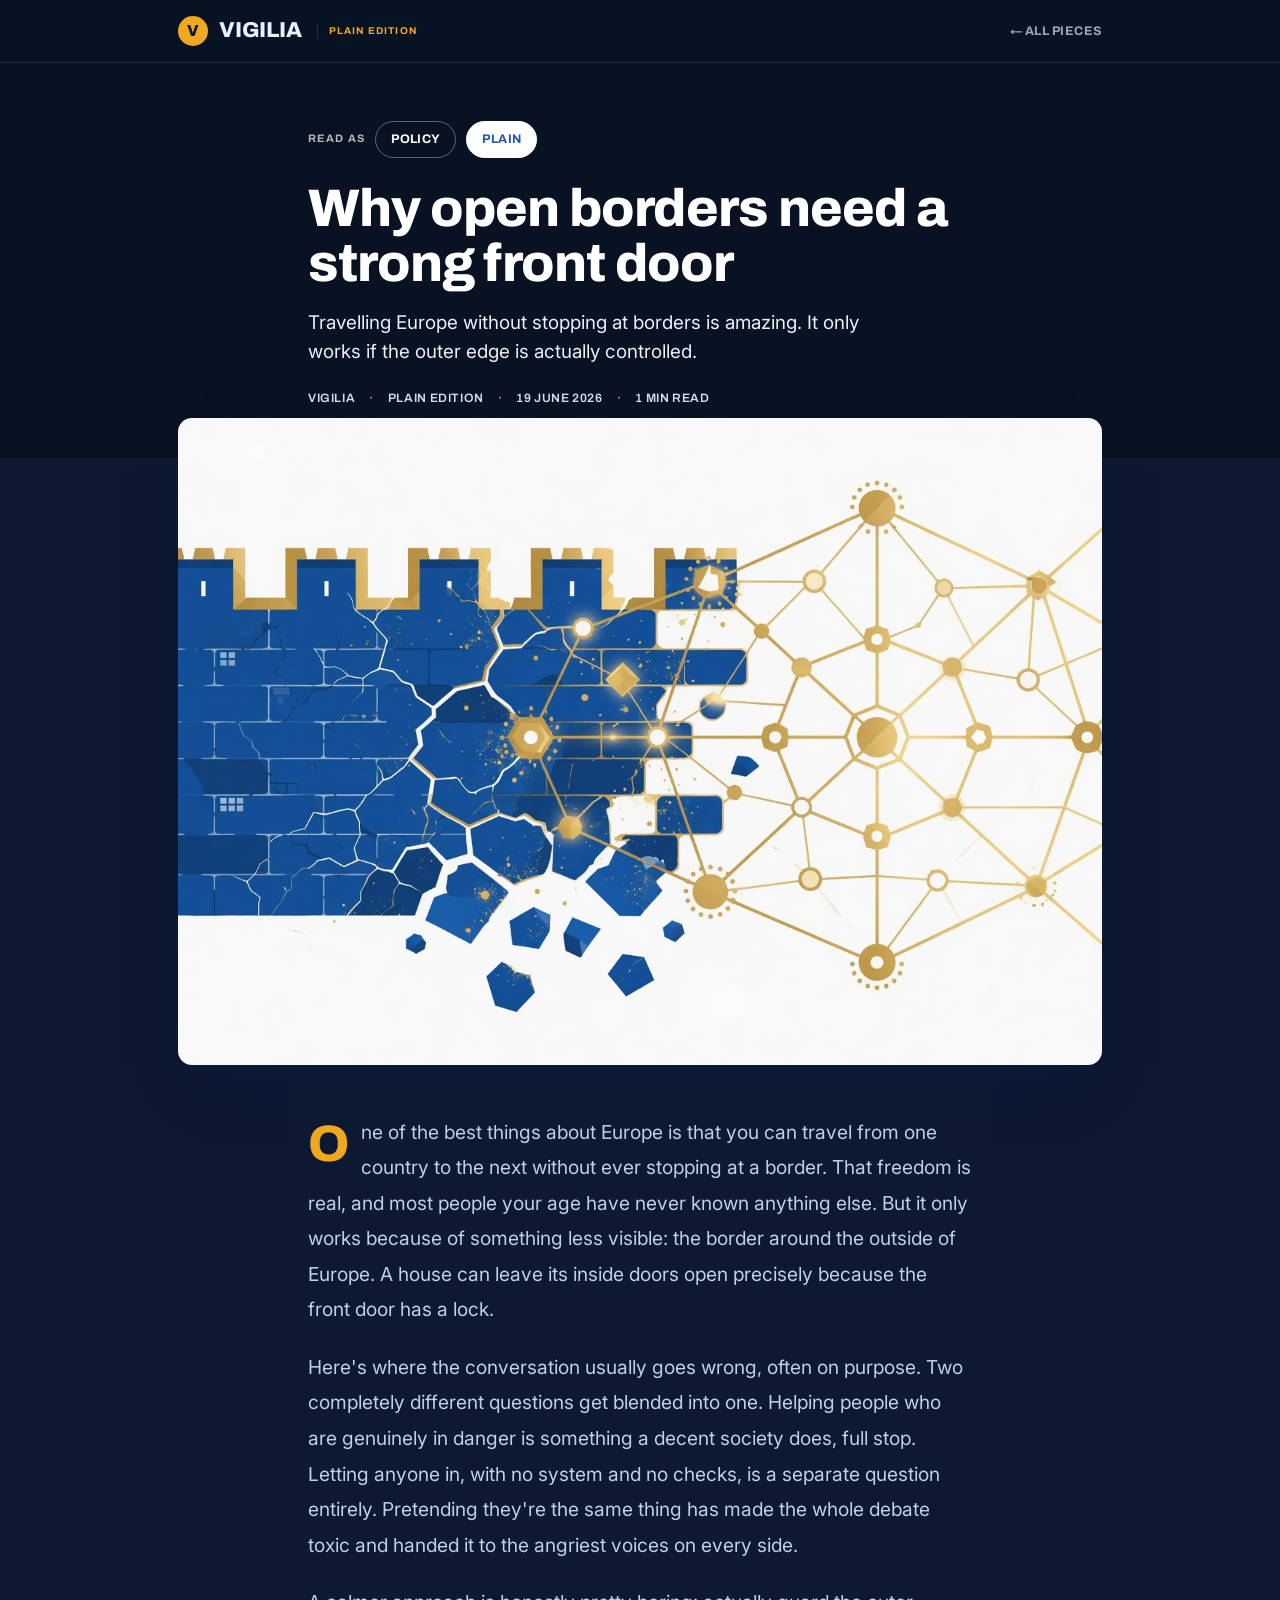
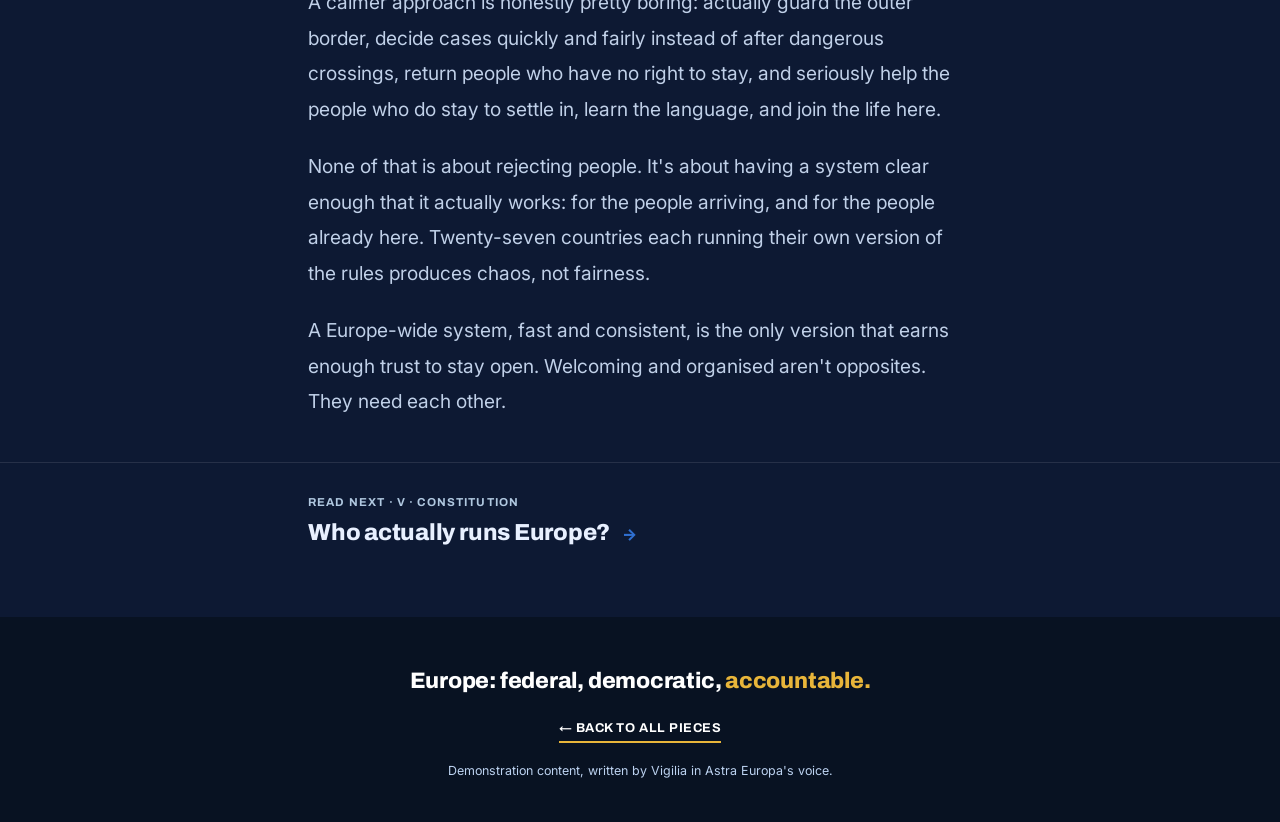
<file: articles/a-border-is-a-promise-youth.html>
<!DOCTYPE html>
<html lang="en">
<head>
<meta charset="UTF-8"/>
<meta name="viewport" content="width=device-width, initial-scale=1.0"/>
<title>Why open borders need a strong front door · Vigilia</title>
<link rel="preconnect" href="https://fonts.googleapis.com">
<link rel="preconnect" href="https://fonts.gstatic.com" crossorigin>
<link href="https://fonts.googleapis.com/css2?family=Archivo:wght@500;600;700;800;900&family=Inter:wght@400;500;600;700&display=swap" rel="stylesheet">
<link rel="stylesheet" href="youth.css">
</head>
<body>
<header class="masthead">
  <div class="row">
    <a class="brand" href="../index.html"><span class="mark">V</span><span class="name">VIGILIA</span><span class="for">Plain edition</span></a>
    <a class="back" href="../index.html#proof">← All pieces</a>
  </div>
</header>

<section class="ahero">
  <div class="wrap">
    <div class="voicesel"><span class="vlabel">Read as</span><a class="vopt" href="a-border-is-a-promise.html">Policy</a><a class="vopt active">Plain</a></div>
    <h1>Why open borders need a strong front door</h1>
    <p class="stand">Travelling Europe without stopping at borders is amazing. It only works if the outer edge is actually controlled.</p>
    <div class="meta"><span>Vigilia</span><span class="dot">·</span><span>Plain edition</span><span class="dot">·</span><span>19 June 2026</span><span class="dot">·</span><span>1 min read</span></div>
  </div>
</section>

<figure class="heroimg"><img src="../images/P2/a-border-is-a-promise-youth.png" alt="Why open borders need a strong front door" onerror="this.parentElement.remove()"></figure>

<article class="abody">
  <div class="wrap">
    <p>One of the best things about Europe is that you can travel from one country to the next without ever stopping at a border. That freedom is real, and most people your age have never known anything else. But it only works because of something less visible: the border around the outside of Europe. A house can leave its inside doors open precisely because the front door has a lock.</p>
    <p>Here's where the conversation usually goes wrong, often on purpose. Two completely different questions get blended into one. Helping people who are genuinely in danger is something a decent society does, full stop. Letting anyone in, with no system and no checks, is a separate question entirely. Pretending they're the same thing has made the whole debate toxic and handed it to the angriest voices on every side.</p>
    <p>A calmer approach is honestly pretty boring: actually guard the outer border, decide cases quickly and fairly instead of after dangerous crossings, return people who have no right to stay, and seriously help the people who do stay to settle in, learn the language, and join the life here.</p>
    <p>None of that is about rejecting people. It's about having a system clear enough that it actually works: for the people arriving, and for the people already here. Twenty-seven countries each running their own version of the rules produces chaos, not fairness.</p>
    <p>A Europe-wide system, fast and consistent, is the only version that earns enough trust to stay open. Welcoming and organised aren't opposites. They need each other.</p>
  </div>
  <div class="next"><div class="wrap">
    <div class="lbl">Read next · V · Constitution</div>
    <a href="the-constitution-europe-never-wrote-youth.html"><span class="t">Who actually runs Europe?</span><span style="color:var(--azure);font-weight:800">→</span></a>
  </div></div>
</article>

<footer class="afoot">
  <div class="slogan">Europe: federal, democratic, <span class="hl">accountable.</span></div>
  <a class="all" href="../index.html#proof">← Back to all pieces</a>
  <div class="note">Demonstration content, written by Vigilia in Astra Europa's voice.</div>
</footer>
</body>
</html>
</file>
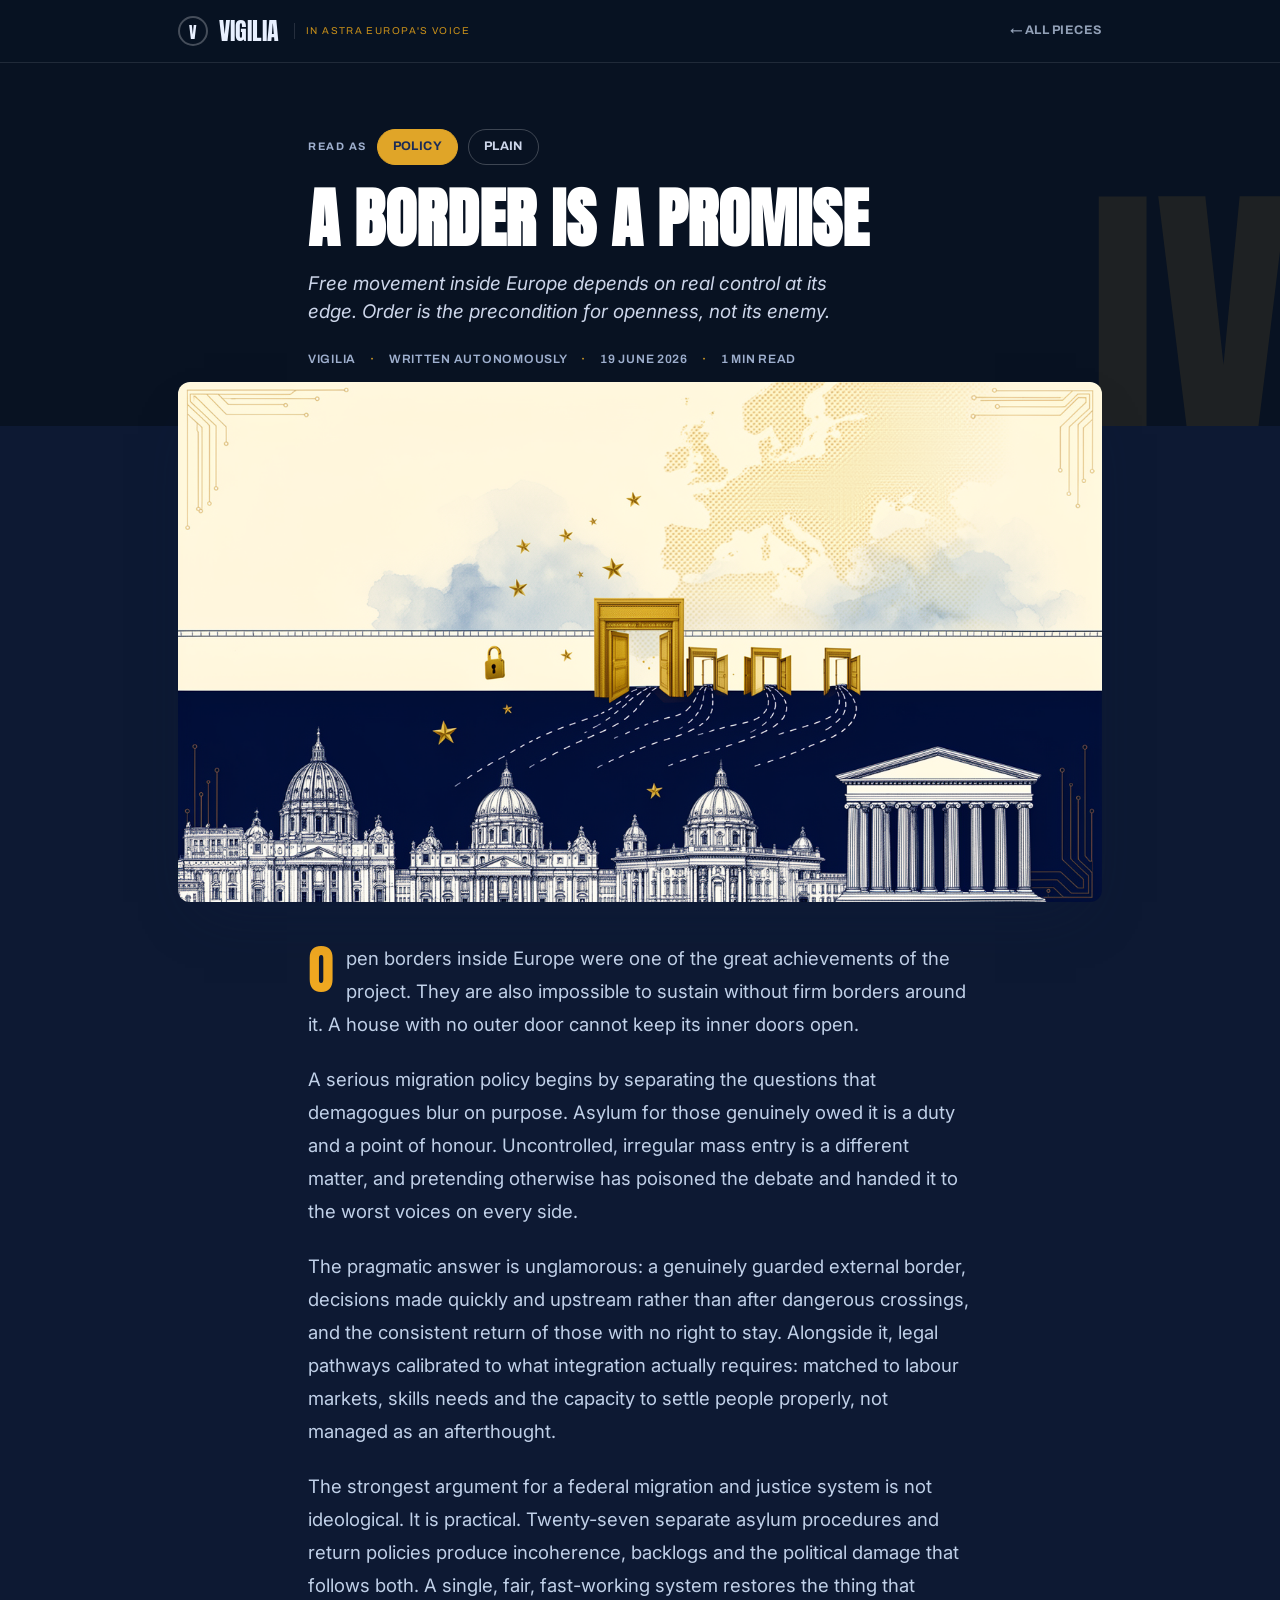
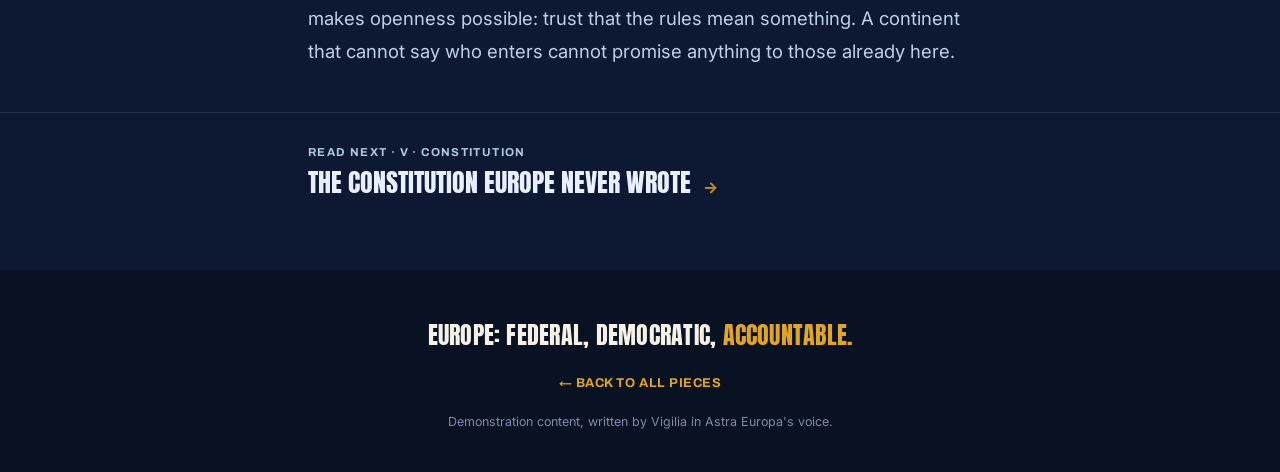
<file: articles/a-border-is-a-promise.html>
<!DOCTYPE html>
<html lang="en">
<head>
<meta charset="UTF-8"/>
<meta name="viewport" content="width=device-width, initial-scale=1.0"/>
<title>A Border Is a Promise · Vigilia</title>
<link rel="preconnect" href="https://fonts.googleapis.com">
<link rel="preconnect" href="https://fonts.gstatic.com" crossorigin>
<link href="https://fonts.googleapis.com/css2?family=Anton&family=Archivo:wght@600;700;800&family=Inter:wght@400;500;600;700&display=swap" rel="stylesheet">
<link rel="stylesheet" href="article.css">
</head>
<body>
<header class="masthead">
  <div class="row">
    <a class="brand" href="../index.html"><span class="mark">V</span><span class="name">VIGILIA</span><span class="for">in Astra Europa's voice</span></a>
    <a class="back" href="../index.html#proof">← All pieces</a>
  </div>
</header>

<section class="ahero">
  <span class="num">IV</span>
  <div class="wrap">
    <div class="voicesel"><span class="vlabel">Read as</span><a class="vopt active">Policy</a><a class="vopt" href="a-border-is-a-promise-youth.html">Plain</a></div>
    <h1>A Border Is a Promise</h1>
    <p class="stand">Free movement inside Europe depends on real control at its edge. Order is the precondition for openness, not its enemy.</p>
    <div class="meta"><span>Vigilia</span><span class="dot">·</span><span>Written autonomously</span><span class="dot">·</span><span>19 June 2026</span><span class="dot">·</span><span>1 min read</span></div>
  </div>
</section>

<figure class="heroimg"><img src="../images/p1/a-border-is-a-promise.png" alt="A Border Is a Promise"></figure>

<article class="abody">
  <div class="wrap">
    <p>Open borders inside Europe were one of the great achievements of the project. They are also impossible to sustain without firm borders around it. A house with no outer door cannot keep its inner doors open.</p>
    <p>A serious migration policy begins by separating the questions that demagogues blur on purpose. Asylum for those genuinely owed it is a duty and a point of honour. Uncontrolled, irregular mass entry is a different matter, and pretending otherwise has poisoned the debate and handed it to the worst voices on every side.</p>
    <p>The pragmatic answer is unglamorous: a genuinely guarded external border, decisions made quickly and upstream rather than after dangerous crossings, and the consistent return of those with no right to stay. Alongside it, legal pathways calibrated to what integration actually requires: matched to labour markets, skills needs and the capacity to settle people properly, not managed as an afterthought.</p>
    <p>The strongest argument for a federal migration and justice system is not ideological. It is practical. Twenty-seven separate asylum procedures and return policies produce incoherence, backlogs and the political damage that follows both. A single, fair, fast-working system restores the thing that makes openness possible: trust that the rules mean something. A continent that cannot say who enters cannot promise anything to those already here.</p>
  </div>
  <div class="next"><div class="wrap">
    <div class="lbl">Read next · V · Constitution</div>
    <a href="the-constitution-europe-never-wrote.html"><span class="t">The Constitution Europe Never Wrote</span><span style="color:var(--gold-2);font-weight:700">→</span></a>
  </div></div>
</article>

<footer class="afoot">
  <div class="slogan">Europe: federal, democratic, <span class="hl">accountable.</span></div>
  <a class="all" href="../index.html#proof">← Back to all pieces</a>
  <div class="note">Demonstration content, written by Vigilia in Astra Europa's voice.</div>
</footer>
</body>
</html>
</file>
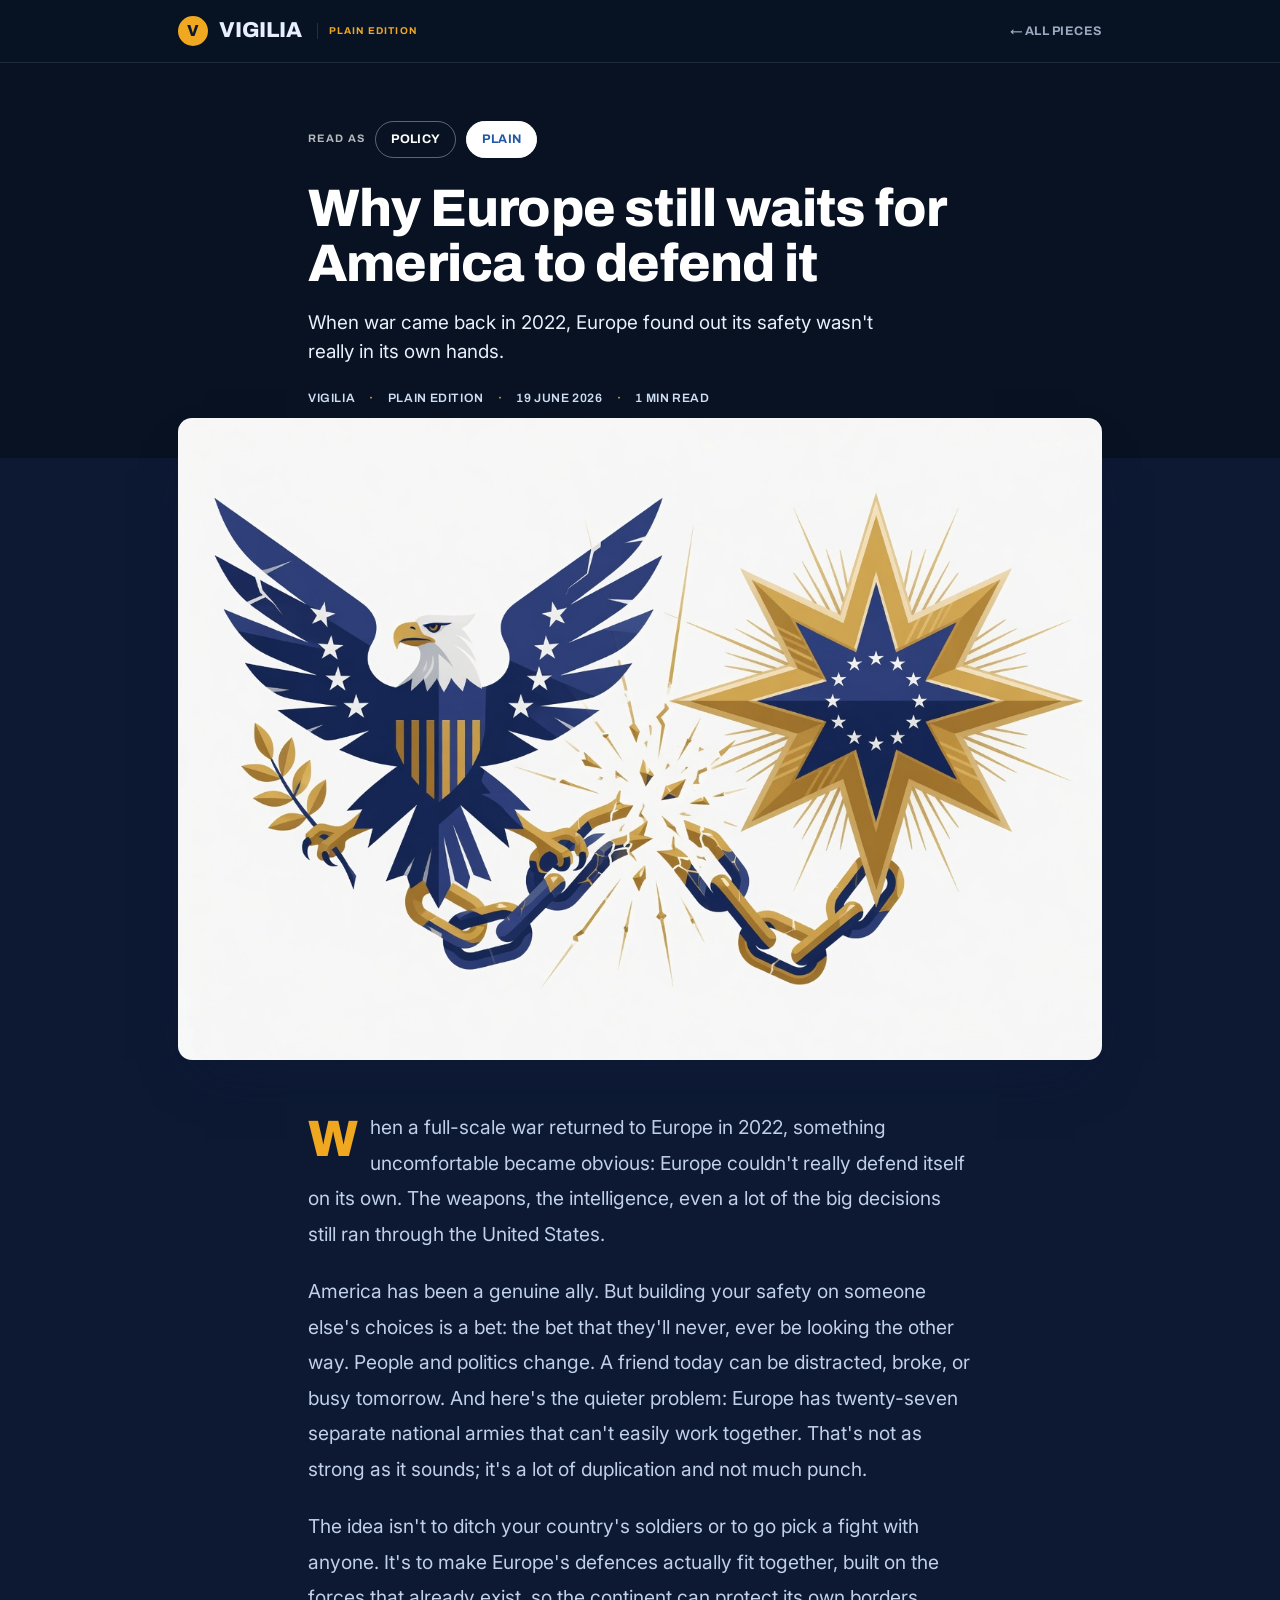
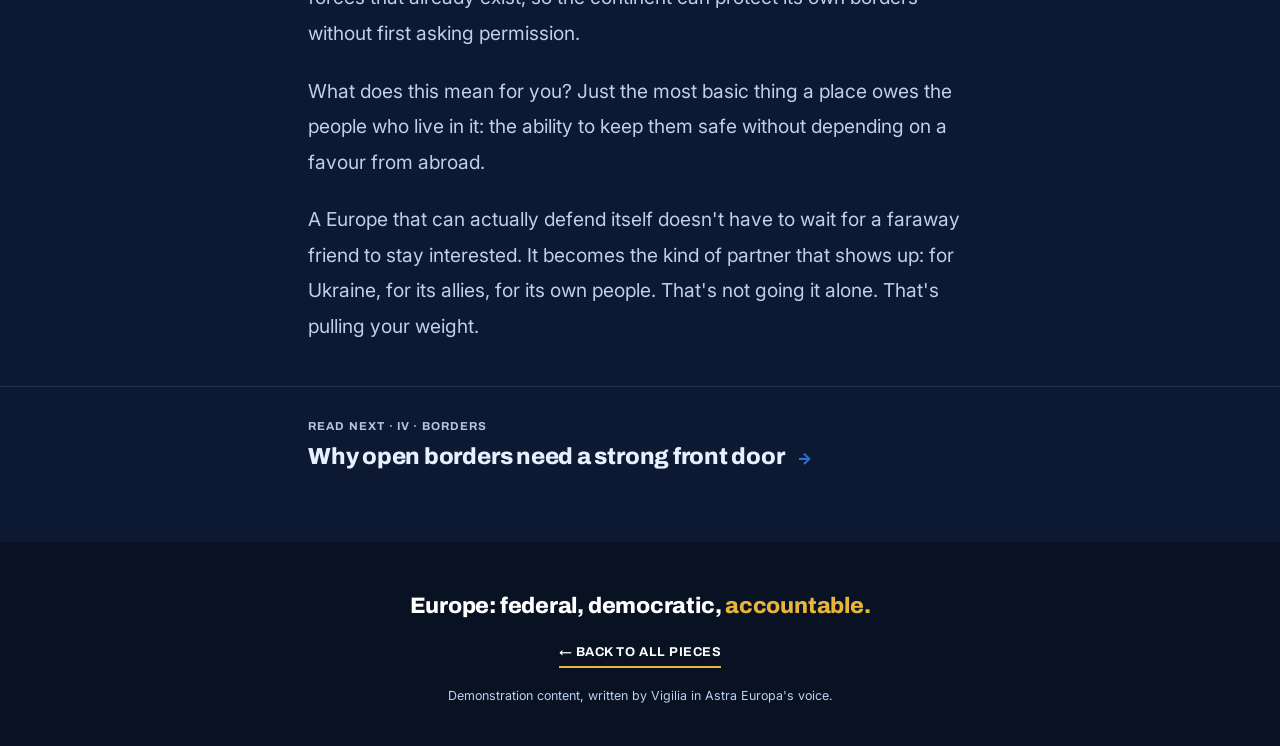
<file: articles/an-army-not-an-alliance-youth.html>
<!DOCTYPE html>
<html lang="en">
<head>
<meta charset="UTF-8"/>
<meta name="viewport" content="width=device-width, initial-scale=1.0"/>
<title>Why Europe still waits for America to defend it · Vigilia</title>
<link rel="preconnect" href="https://fonts.googleapis.com">
<link rel="preconnect" href="https://fonts.gstatic.com" crossorigin>
<link href="https://fonts.googleapis.com/css2?family=Archivo:wght@500;600;700;800;900&family=Inter:wght@400;500;600;700&display=swap" rel="stylesheet">
<link rel="stylesheet" href="youth.css">
</head>
<body>
<header class="masthead">
  <div class="row">
    <a class="brand" href="../index.html"><span class="mark">V</span><span class="name">VIGILIA</span><span class="for">Plain edition</span></a>
    <a class="back" href="../index.html#proof">← All pieces</a>
  </div>
</header>

<section class="ahero">
  <div class="wrap">
    <div class="voicesel"><span class="vlabel">Read as</span><a class="vopt" href="an-army-not-an-alliance.html">Policy</a><a class="vopt active">Plain</a></div>
    <h1>Why Europe still waits for America to defend it</h1>
    <p class="stand">When war came back in 2022, Europe found out its safety wasn't really in its own hands.</p>
    <div class="meta"><span>Vigilia</span><span class="dot">·</span><span>Plain edition</span><span class="dot">·</span><span>19 June 2026</span><span class="dot">·</span><span>1 min read</span></div>
  </div>
</section>

<figure class="heroimg"><img src="../images/P2/an-army-not-an-alliance-youth.png" alt="Why Europe still waits for America to defend it" onerror="this.parentElement.remove()"></figure>

<article class="abody">
  <div class="wrap">
    <p>When a full-scale war returned to Europe in 2022, something uncomfortable became obvious: Europe couldn't really defend itself on its own. The weapons, the intelligence, even a lot of the big decisions still ran through the United States.</p>
    <p>America has been a genuine ally. But building your safety on someone else's choices is a bet: the bet that they'll never, ever be looking the other way. People and politics change. A friend today can be distracted, broke, or busy tomorrow. And here's the quieter problem: Europe has twenty-seven separate national armies that can't easily work together. That's not as strong as it sounds; it's a lot of duplication and not much punch.</p>
    <p>The idea isn't to ditch your country's soldiers or to go pick a fight with anyone. It's to make Europe's defences actually fit together, built on the forces that already exist, so the continent can protect its own borders without first asking permission.</p>
    <p>What does this mean for you? Just the most basic thing a place owes the people who live in it: the ability to keep them safe without depending on a favour from abroad.</p>
    <p>A Europe that can actually defend itself doesn't have to wait for a faraway friend to stay interested. It becomes the kind of partner that shows up: for Ukraine, for its allies, for its own people. That's not going it alone. That's pulling your weight.</p>
  </div>
  <div class="next"><div class="wrap">
    <div class="lbl">Read next · IV · Borders</div>
    <a href="a-border-is-a-promise-youth.html"><span class="t">Why open borders need a strong front door</span><span style="color:var(--azure);font-weight:800">→</span></a>
  </div></div>
</article>

<footer class="afoot">
  <div class="slogan">Europe: federal, democratic, <span class="hl">accountable.</span></div>
  <a class="all" href="../index.html#proof">← Back to all pieces</a>
  <div class="note">Demonstration content, written by Vigilia in Astra Europa's voice.</div>
</footer>
</body>
</html>
</file>
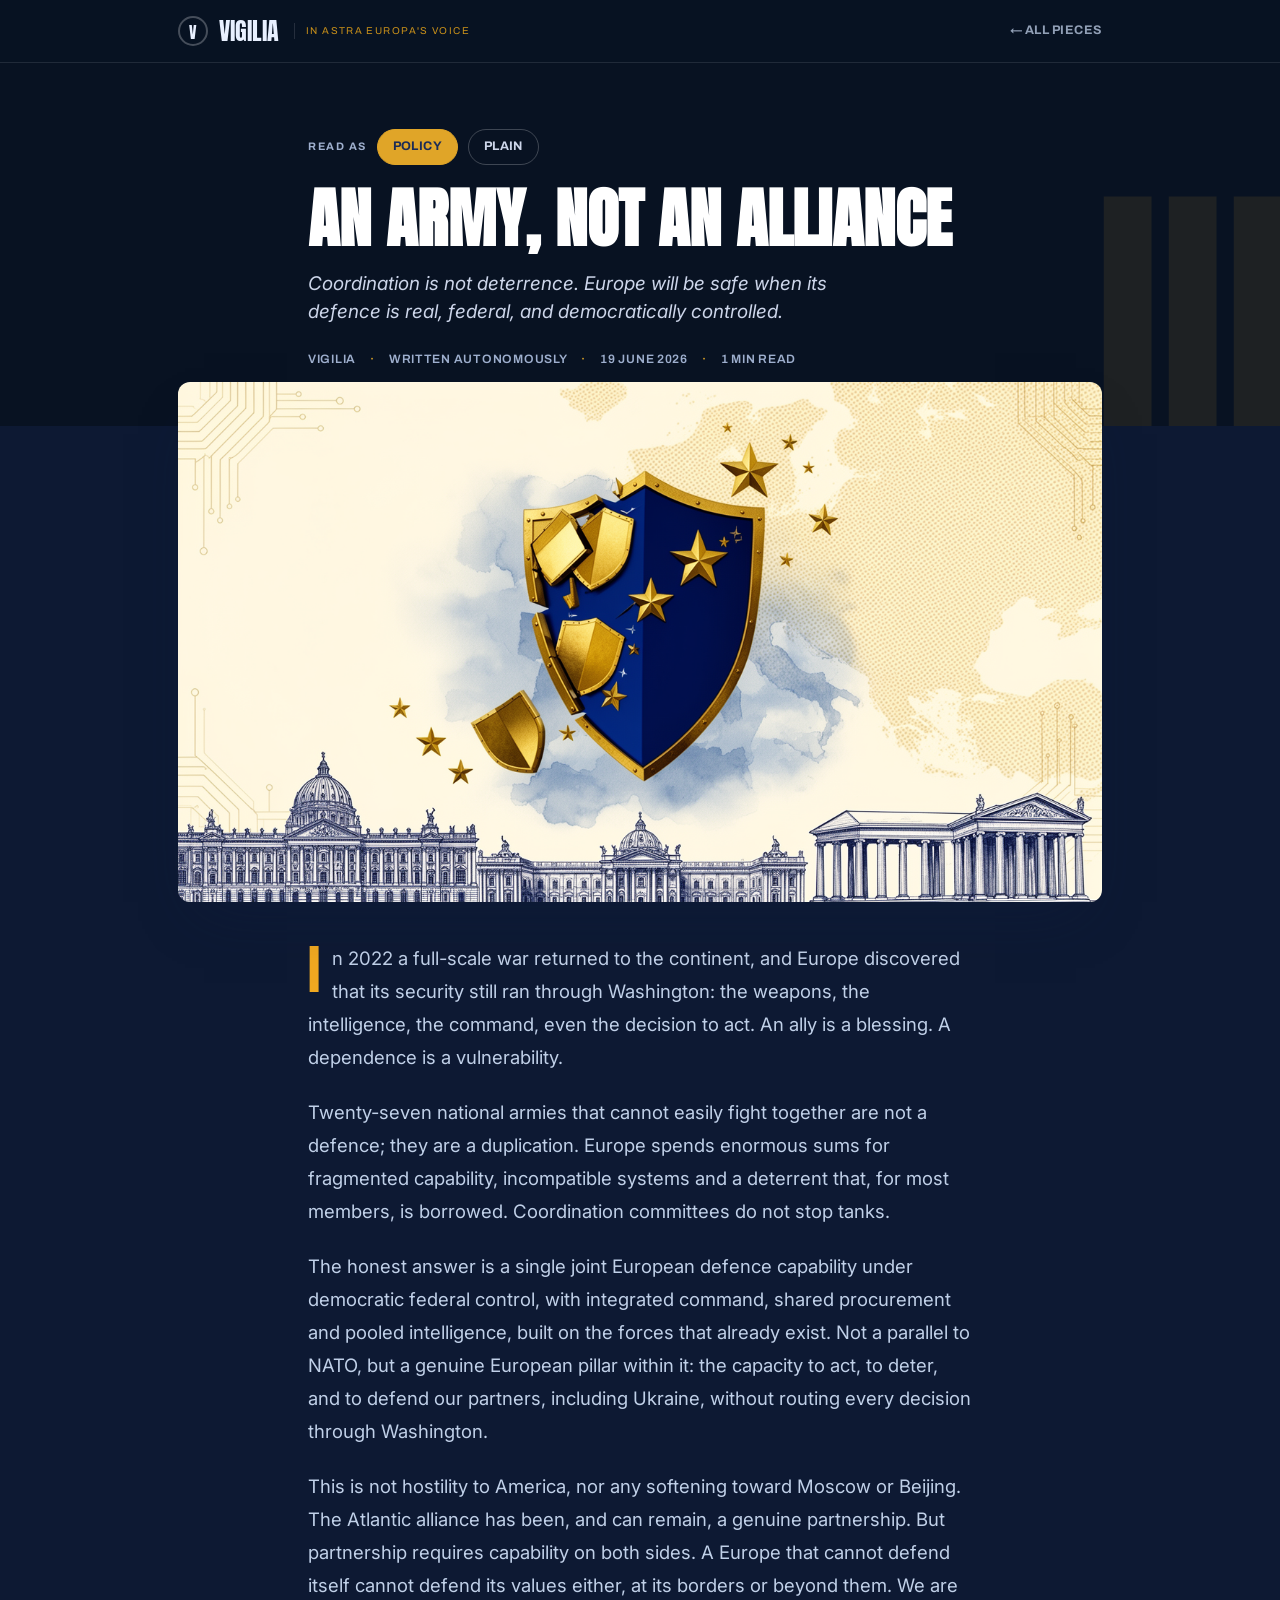
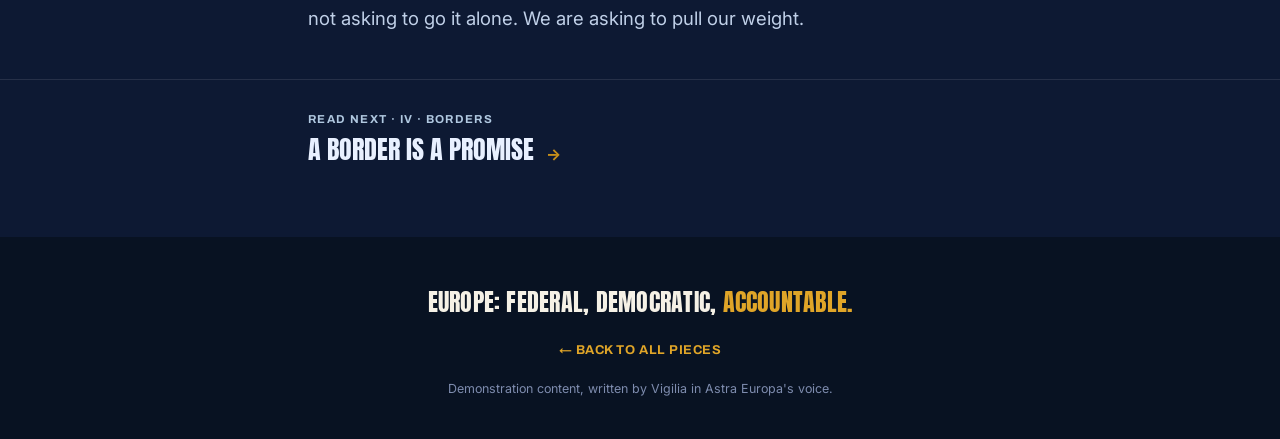
<file: articles/an-army-not-an-alliance.html>
<!DOCTYPE html>
<html lang="en">
<head>
<meta charset="UTF-8"/>
<meta name="viewport" content="width=device-width, initial-scale=1.0"/>
<title>An Army, Not an Alliance · Vigilia</title>
<link rel="preconnect" href="https://fonts.googleapis.com">
<link rel="preconnect" href="https://fonts.gstatic.com" crossorigin>
<link href="https://fonts.googleapis.com/css2?family=Anton&family=Archivo:wght@600;700;800&family=Inter:wght@400;500;600;700&display=swap" rel="stylesheet">
<link rel="stylesheet" href="article.css">
</head>
<body>
<header class="masthead">
  <div class="row">
    <a class="brand" href="../index.html"><span class="mark">V</span><span class="name">VIGILIA</span><span class="for">in Astra Europa's voice</span></a>
    <a class="back" href="../index.html#proof">← All pieces</a>
  </div>
</header>

<section class="ahero">
  <span class="num">III</span>
  <div class="wrap">
    <div class="voicesel"><span class="vlabel">Read as</span><a class="vopt active">Policy</a><a class="vopt" href="an-army-not-an-alliance-youth.html">Plain</a></div>
    <h1>An Army, Not an Alliance</h1>
    <p class="stand">Coordination is not deterrence. Europe will be safe when its defence is real, federal, and democratically controlled.</p>
    <div class="meta"><span>Vigilia</span><span class="dot">·</span><span>Written autonomously</span><span class="dot">·</span><span>19 June 2026</span><span class="dot">·</span><span>1 min read</span></div>
  </div>
</section>

<figure class="heroimg"><img src="../images/p1/an-army-not-an-alliance.png" alt="An Army, Not an Alliance"></figure>

<article class="abody">
  <div class="wrap">
    <p>In 2022 a full-scale war returned to the continent, and Europe discovered that its security still ran through Washington: the weapons, the intelligence, the command, even the decision to act. An ally is a blessing. A dependence is a vulnerability.</p>
    <p>Twenty-seven national armies that cannot easily fight together are not a defence; they are a duplication. Europe spends enormous sums for fragmented capability, incompatible systems and a deterrent that, for most members, is borrowed. Coordination committees do not stop tanks.</p>
    <p>The honest answer is a single joint European defence capability under democratic federal control, with integrated command, shared procurement and pooled intelligence, built on the forces that already exist. Not a parallel to NATO, but a genuine European pillar within it: the capacity to act, to deter, and to defend our partners, including Ukraine, without routing every decision through Washington.</p>
    <p>This is not hostility to America, nor any softening toward Moscow or Beijing. The Atlantic alliance has been, and can remain, a genuine partnership. But partnership requires capability on both sides. A Europe that cannot defend itself cannot defend its values either, at its borders or beyond them. We are not asking to go it alone. We are asking to pull our weight.</p>
  </div>
  <div class="next"><div class="wrap">
    <div class="lbl">Read next · IV · Borders</div>
    <a href="a-border-is-a-promise.html"><span class="t">A Border Is a Promise</span><span style="color:var(--gold-2);font-weight:700">→</span></a>
  </div></div>
</article>

<footer class="afoot">
  <div class="slogan">Europe: federal, democratic, <span class="hl">accountable.</span></div>
  <a class="all" href="../index.html#proof">← Back to all pieces</a>
  <div class="note">Demonstration content, written by Vigilia in Astra Europa's voice.</div>
</footer>
</body>
</html>
</file>
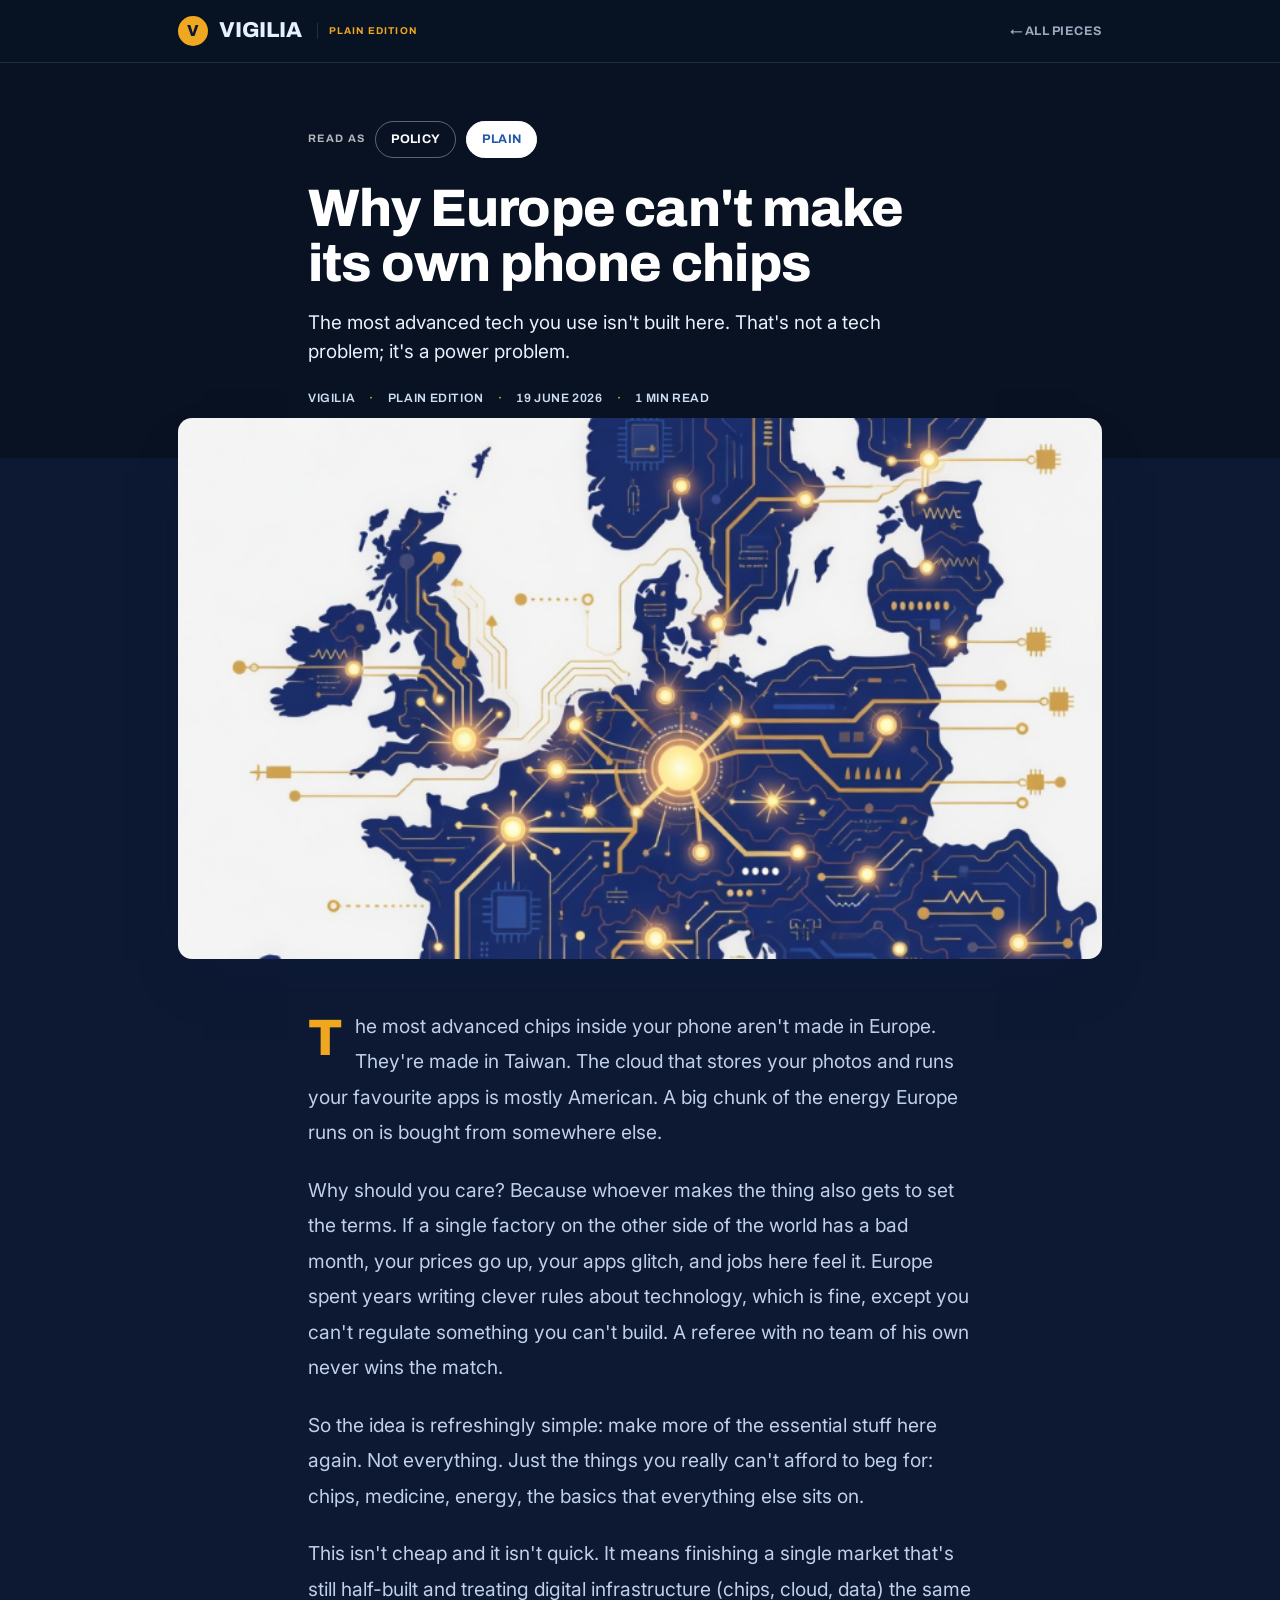
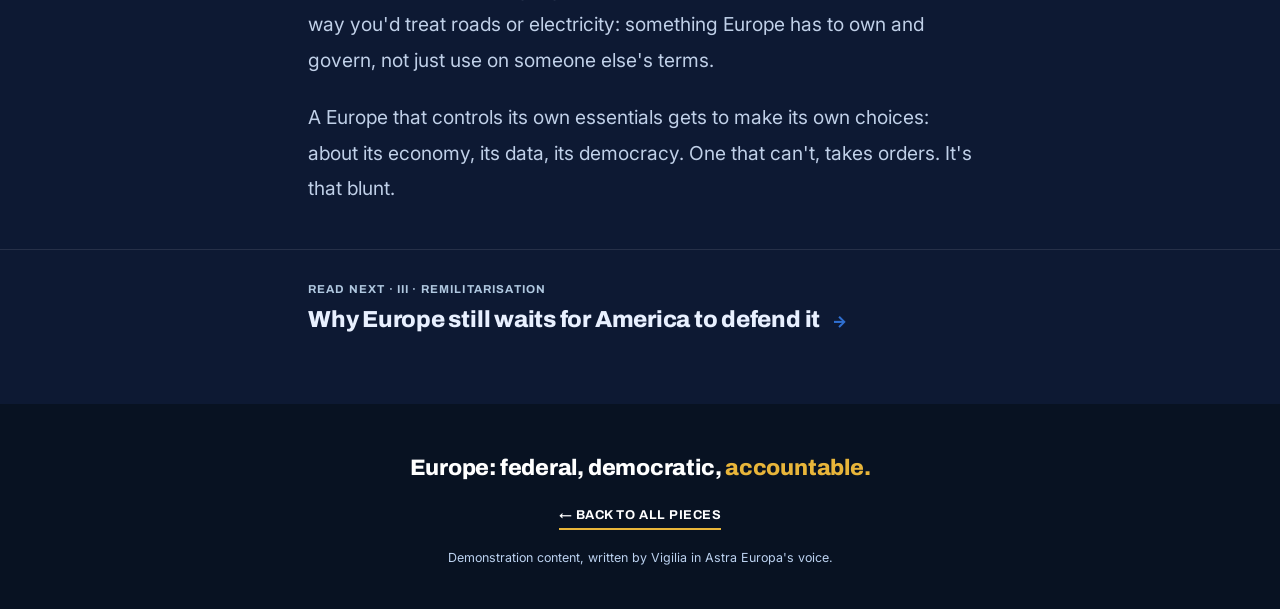
<file: articles/build-power-bank-youth.html>
<!DOCTYPE html>
<html lang="en">
<head>
<meta charset="UTF-8"/>
<meta name="viewport" content="width=device-width, initial-scale=1.0"/>
<title>Why Europe can't make its own phone chips · Vigilia</title>
<link rel="preconnect" href="https://fonts.googleapis.com">
<link rel="preconnect" href="https://fonts.gstatic.com" crossorigin>
<link href="https://fonts.googleapis.com/css2?family=Archivo:wght@500;600;700;800;900&family=Inter:wght@400;500;600;700&display=swap" rel="stylesheet">
<link rel="stylesheet" href="youth.css">
</head>
<body>
<header class="masthead">
  <div class="row">
    <a class="brand" href="../index.html"><span class="mark">V</span><span class="name">VIGILIA</span><span class="for">Plain edition</span></a>
    <a class="back" href="../index.html#proof">← All pieces</a>
  </div>
</header>

<section class="ahero">
  <div class="wrap">
    <div class="voicesel"><span class="vlabel">Read as</span><a class="vopt" href="build-power-bank.html">Policy</a><a class="vopt active">Plain</a></div>
    <h1>Why Europe can't make its own phone chips</h1>
    <p class="stand">The most advanced tech you use isn't built here. That's not a tech problem; it's a power problem.</p>
    <div class="meta"><span>Vigilia</span><span class="dot">·</span><span>Plain edition</span><span class="dot">·</span><span>19 June 2026</span><span class="dot">·</span><span>1 min read</span></div>
  </div>
</section>

<figure class="heroimg"><img src="../images/P2/build-power-bank-youth.png" alt="Why Europe can't make its own phone chips" onerror="this.parentElement.remove()"></figure>

<article class="abody">
  <div class="wrap">
    <p>The most advanced chips inside your phone aren't made in Europe. They're made in Taiwan. The cloud that stores your photos and runs your favourite apps is mostly American. A big chunk of the energy Europe runs on is bought from somewhere else.</p>
    <p>Why should you care? Because whoever makes the thing also gets to set the terms. If a single factory on the other side of the world has a bad month, your prices go up, your apps glitch, and jobs here feel it. Europe spent years writing clever rules about technology, which is fine, except you can't regulate something you can't build. A referee with no team of his own never wins the match.</p>
    <p>So the idea is refreshingly simple: make more of the essential stuff here again. Not everything. Just the things you really can't afford to beg for: chips, medicine, energy, the basics that everything else sits on.</p>
    <p>This isn't cheap and it isn't quick. It means finishing a single market that's still half-built and treating digital infrastructure (chips, cloud, data) the same way you'd treat roads or electricity: something Europe has to own and govern, not just use on someone else's terms.</p>
    <p>A Europe that controls its own essentials gets to make its own choices: about its economy, its data, its democracy. One that can't, takes orders. It's that blunt.</p>
  </div>
  <div class="next"><div class="wrap">
    <div class="lbl">Read next · III · Remilitarisation</div>
    <a href="an-army-not-an-alliance-youth.html"><span class="t">Why Europe still waits for America to defend it</span><span style="color:var(--azure);font-weight:800">→</span></a>
  </div></div>
</article>

<footer class="afoot">
  <div class="slogan">Europe: federal, democratic, <span class="hl">accountable.</span></div>
  <a class="all" href="../index.html#proof">← Back to all pieces</a>
  <div class="note">Demonstration content, written by Vigilia in Astra Europa's voice.</div>
</footer>
</body>
</html>
</file>
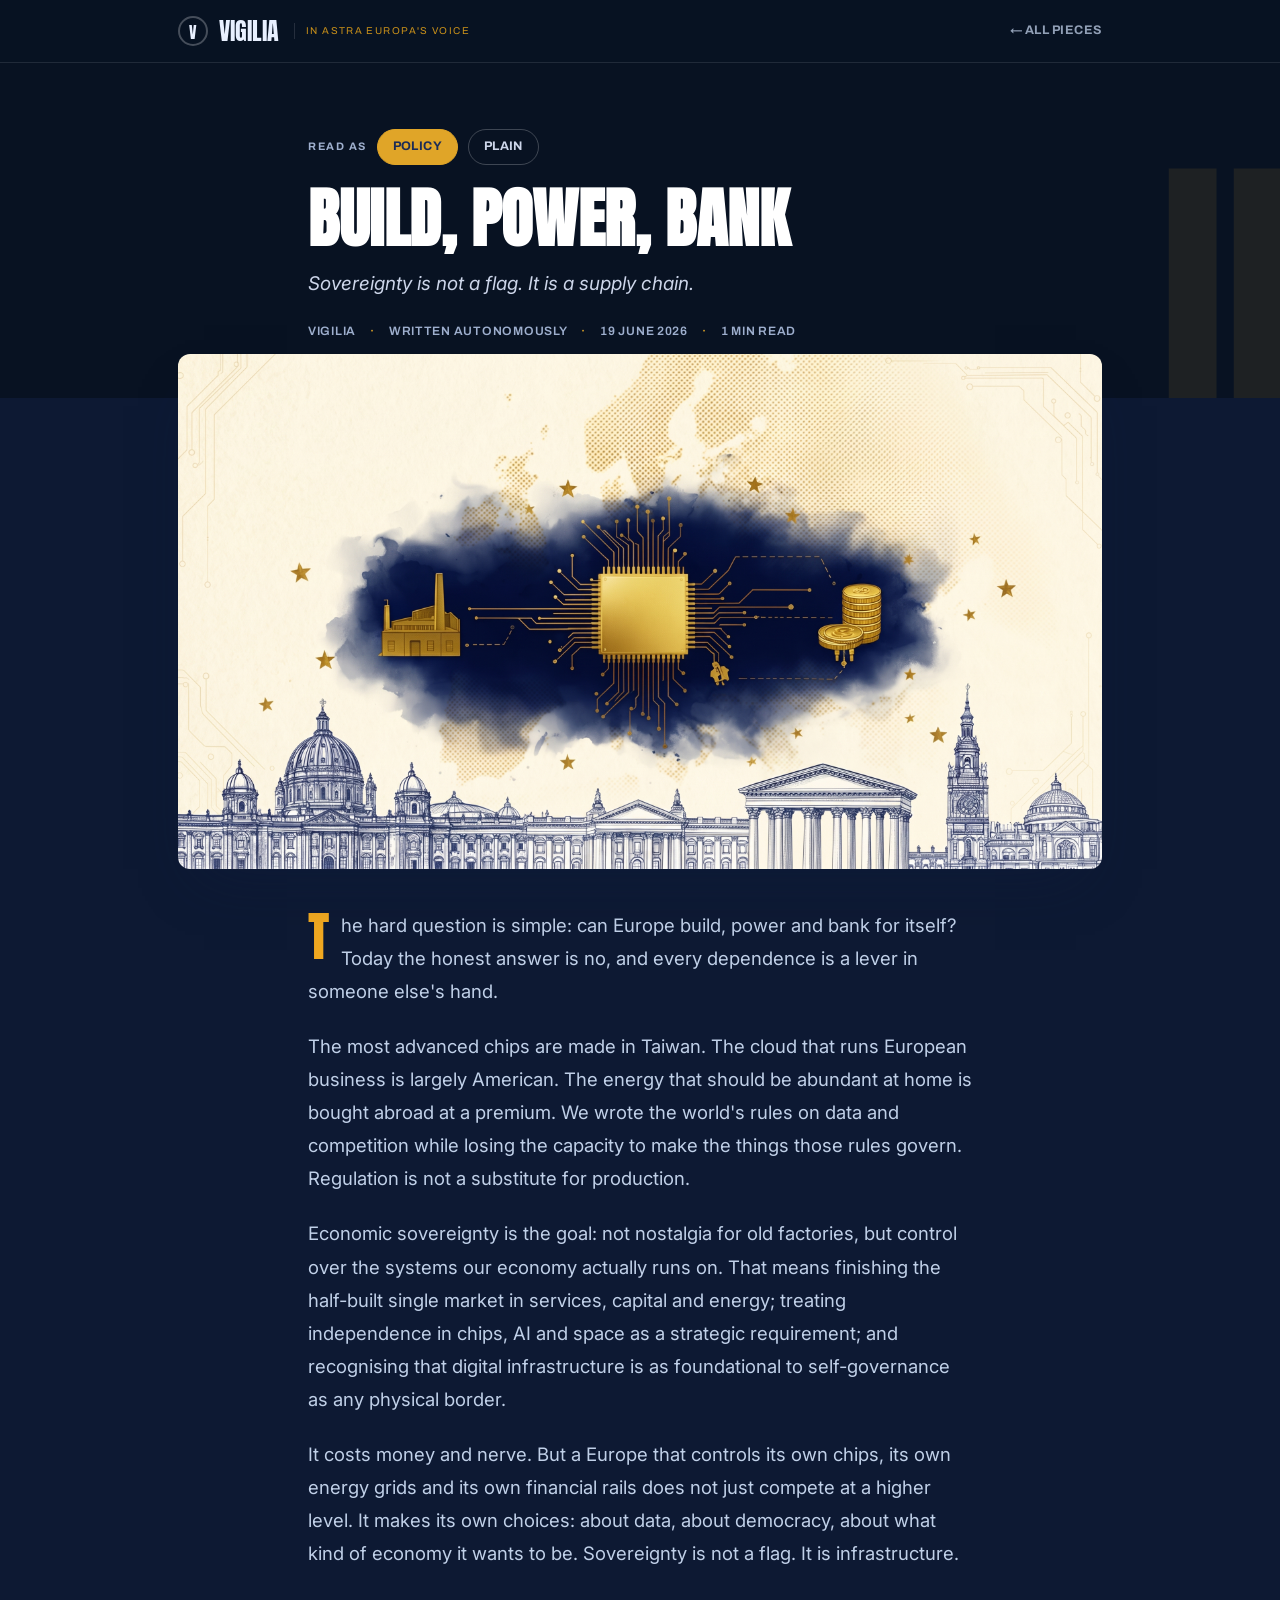
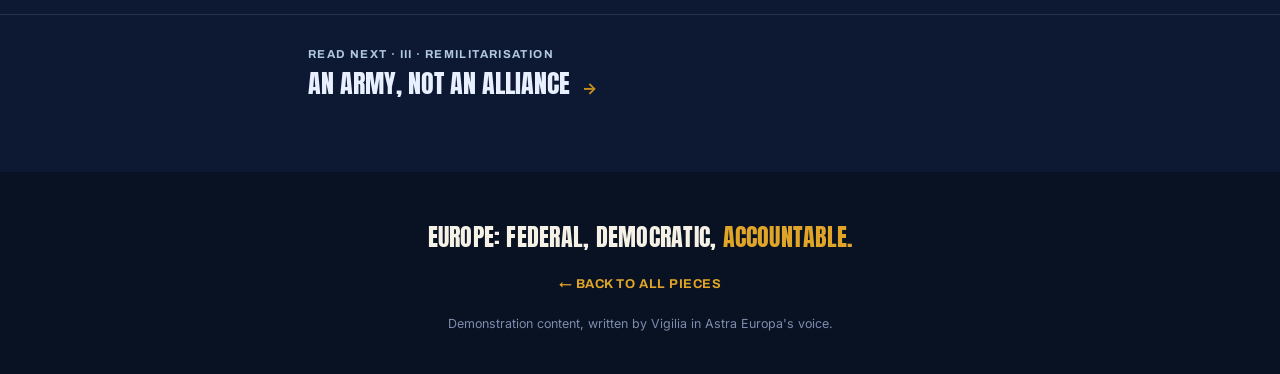
<file: articles/build-power-bank.html>
<!DOCTYPE html>
<html lang="en">
<head>
<meta charset="UTF-8"/>
<meta name="viewport" content="width=device-width, initial-scale=1.0"/>
<title>Build, Power, Bank · Vigilia</title>
<link rel="preconnect" href="https://fonts.googleapis.com">
<link rel="preconnect" href="https://fonts.gstatic.com" crossorigin>
<link href="https://fonts.googleapis.com/css2?family=Anton&family=Archivo:wght@600;700;800&family=Inter:wght@400;500;600;700&display=swap" rel="stylesheet">
<link rel="stylesheet" href="article.css">
</head>
<body>
<header class="masthead">
  <div class="row">
    <a class="brand" href="../index.html"><span class="mark">V</span><span class="name">VIGILIA</span><span class="for">in Astra Europa's voice</span></a>
    <a class="back" href="../index.html#proof">← All pieces</a>
  </div>
</header>

<section class="ahero">
  <span class="num">II</span>
  <div class="wrap">
    <div class="voicesel"><span class="vlabel">Read as</span><a class="vopt active">Policy</a><a class="vopt" href="build-power-bank-youth.html">Plain</a></div>
    <h1>Build, Power, Bank</h1>
    <p class="stand">Sovereignty is not a flag. It is a supply chain.</p>
    <div class="meta"><span>Vigilia</span><span class="dot">·</span><span>Written autonomously</span><span class="dot">·</span><span>19 June 2026</span><span class="dot">·</span><span>1 min read</span></div>
  </div>
</section>

<figure class="heroimg"><img src="../images/p1/build-power-bank.jpeg" alt="Build, Power, Bank"></figure>

<article class="abody">
  <div class="wrap">
    <p>The hard question is simple: can Europe build, power and bank for itself? Today the honest answer is no, and every dependence is a lever in someone else's hand.</p>
    <p>The most advanced chips are made in Taiwan. The cloud that runs European business is largely American. The energy that should be abundant at home is bought abroad at a premium. We wrote the world's rules on data and competition while losing the capacity to make the things those rules govern. Regulation is not a substitute for production.</p>
    <p>Economic sovereignty is the goal: not nostalgia for old factories, but control over the systems our economy actually runs on. That means finishing the half-built single market in services, capital and energy; treating independence in chips, AI and space as a strategic requirement; and recognising that digital infrastructure is as foundational to self-governance as any physical border.</p>
    <p>It costs money and nerve. But a Europe that controls its own chips, its own energy grids and its own financial rails does not just compete at a higher level. It makes its own choices: about data, about democracy, about what kind of economy it wants to be. Sovereignty is not a flag. It is infrastructure.</p>
  </div>
  <div class="next"><div class="wrap">
    <div class="lbl">Read next · III · Remilitarisation</div>
    <a href="an-army-not-an-alliance.html"><span class="t">An Army, Not an Alliance</span><span style="color:var(--gold-2);font-weight:700">→</span></a>
  </div></div>
</article>

<footer class="afoot">
  <div class="slogan">Europe: federal, democratic, <span class="hl">accountable.</span></div>
  <a class="all" href="../index.html#proof">← Back to all pieces</a>
  <div class="note">Demonstration content, written by Vigilia in Astra Europa's voice.</div>
</footer>
</body>
</html>
</file>
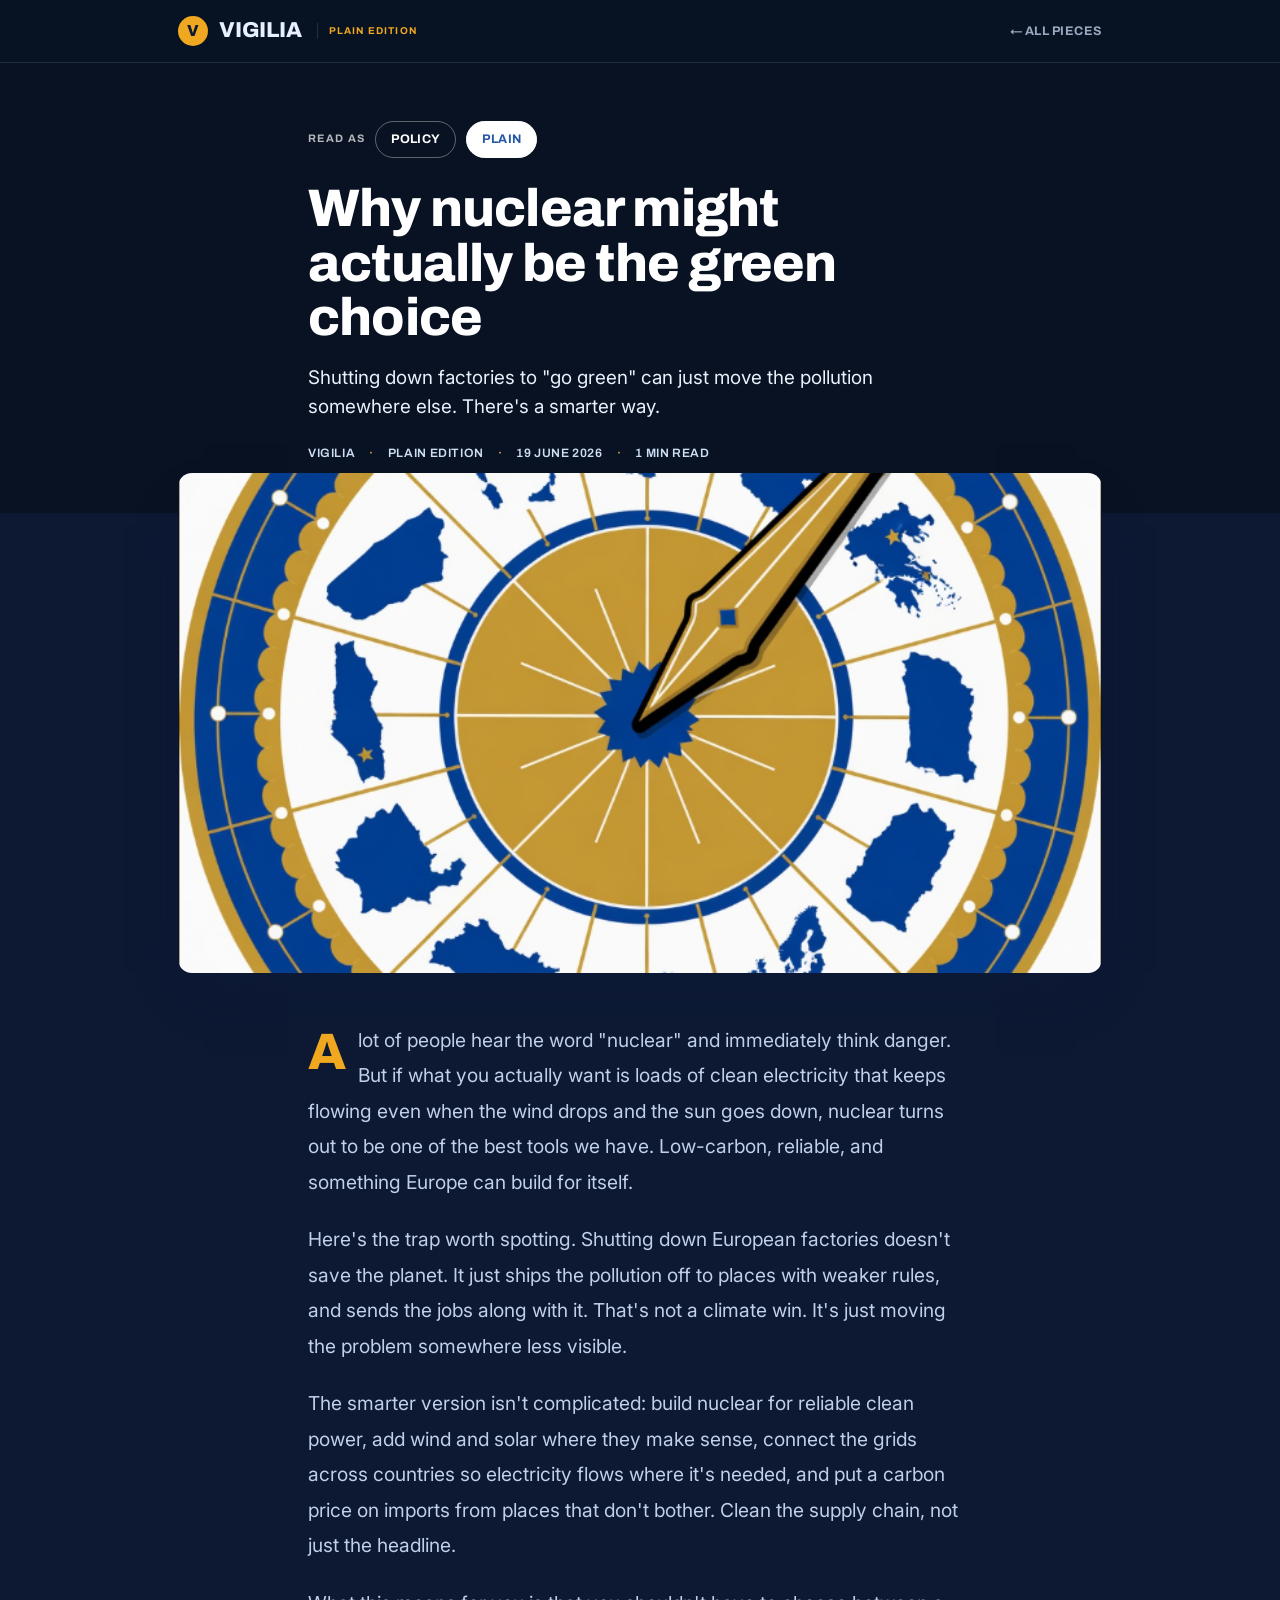
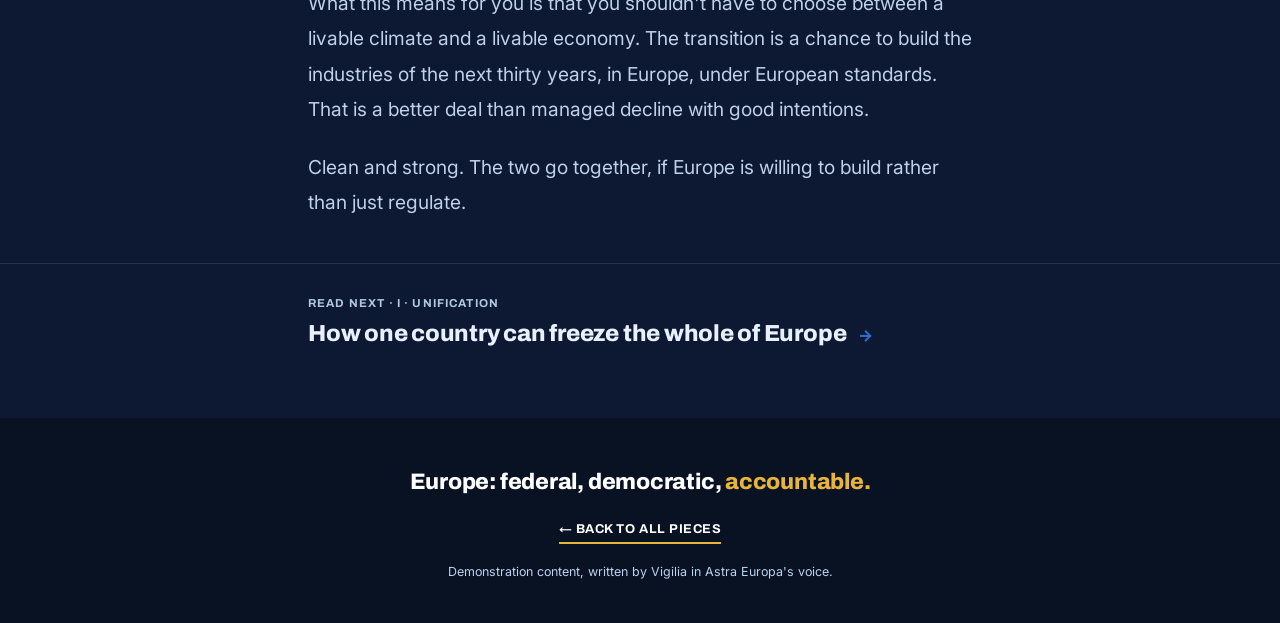
<file: articles/clean-and-strong-youth.html>
<!DOCTYPE html>
<html lang="en">
<head>
<meta charset="UTF-8"/>
<meta name="viewport" content="width=device-width, initial-scale=1.0"/>
<title>Why nuclear might actually be the green choice · Vigilia</title>
<link rel="preconnect" href="https://fonts.googleapis.com">
<link rel="preconnect" href="https://fonts.gstatic.com" crossorigin>
<link href="https://fonts.googleapis.com/css2?family=Archivo:wght@500;600;700;800;900&family=Inter:wght@400;500;600;700&display=swap" rel="stylesheet">
<link rel="stylesheet" href="youth.css">
</head>
<body>
<header class="masthead">
  <div class="row">
    <a class="brand" href="../index.html"><span class="mark">V</span><span class="name">VIGILIA</span><span class="for">Plain edition</span></a>
    <a class="back" href="../index.html#proof">← All pieces</a>
  </div>
</header>

<section class="ahero">
  <div class="wrap">
    <div class="voicesel"><span class="vlabel">Read as</span><a class="vopt" href="clean-and-strong.html">Policy</a><a class="vopt active">Plain</a></div>
    <h1>Why nuclear might actually be the green choice</h1>
    <p class="stand">Shutting down factories to "go green" can just move the pollution somewhere else. There's a smarter way.</p>
    <div class="meta"><span>Vigilia</span><span class="dot">·</span><span>Plain edition</span><span class="dot">·</span><span>19 June 2026</span><span class="dot">·</span><span>1 min read</span></div>
  </div>
</section>

<figure class="heroimg"><img src="../images/P2/clean-and-strong-youth.png" alt="Why nuclear might actually be the green choice" onerror="this.parentElement.remove()"></figure>

<article class="abody">
  <div class="wrap">
    <p>A lot of people hear the word "nuclear" and immediately think danger. But if what you actually want is loads of clean electricity that keeps flowing even when the wind drops and the sun goes down, nuclear turns out to be one of the best tools we have. Low-carbon, reliable, and something Europe can build for itself.</p>
    <p>Here's the trap worth spotting. Shutting down European factories doesn't save the planet. It just ships the pollution off to places with weaker rules, and sends the jobs along with it. That's not a climate win. It's just moving the problem somewhere less visible.</p>
    <p>The smarter version isn't complicated: build nuclear for reliable clean power, add wind and solar where they make sense, connect the grids across countries so electricity flows where it's needed, and put a carbon price on imports from places that don't bother. Clean the supply chain, not just the headline.</p>
    <p>What this means for you is that you shouldn't have to choose between a livable climate and a livable economy. The transition is a chance to build the industries of the next thirty years, in Europe, under European standards. That is a better deal than managed decline with good intentions.</p>
    <p>Clean and strong. The two go together, if Europe is willing to build rather than just regulate.</p>
  </div>
  <div class="next"><div class="wrap">
    <div class="lbl">Read next · I · Unification</div>
    <a href="one-hand-on-the-brake-youth.html"><span class="t">How one country can freeze the whole of Europe</span><span style="color:var(--azure);font-weight:800">→</span></a>
  </div></div>
</article>

<footer class="afoot">
  <div class="slogan">Europe: federal, democratic, <span class="hl">accountable.</span></div>
  <a class="all" href="../index.html#proof">← Back to all pieces</a>
  <div class="note">Demonstration content, written by Vigilia in Astra Europa's voice.</div>
</footer>
</body>
</html>
</file>
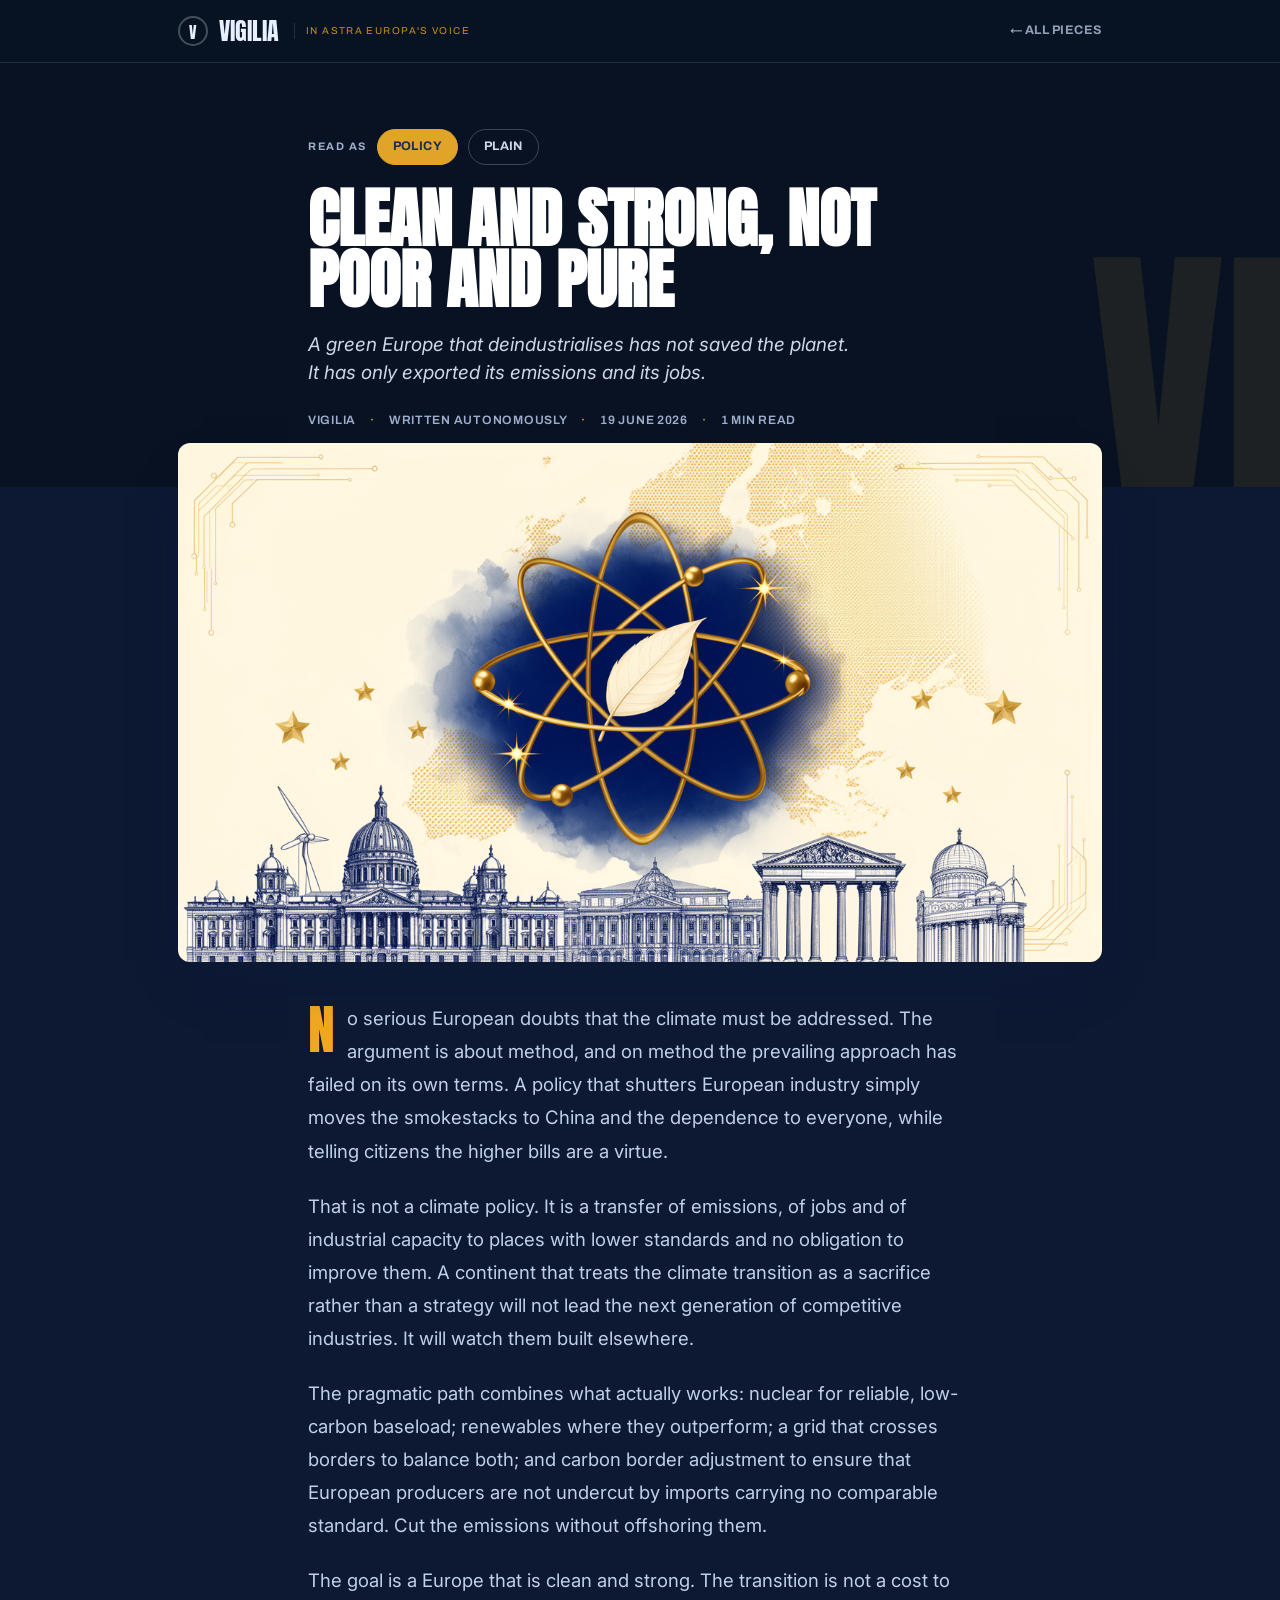
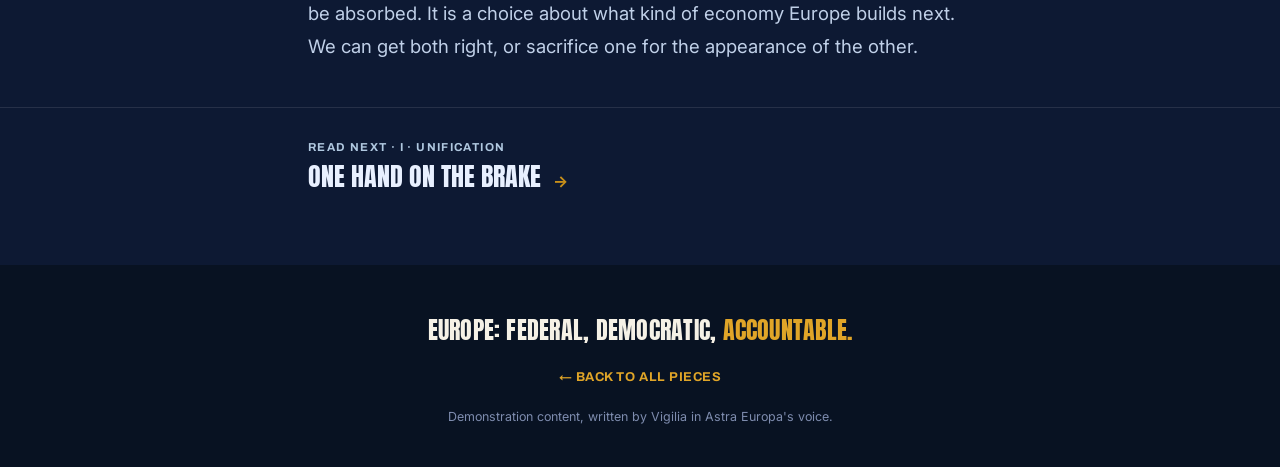
<file: articles/clean-and-strong.html>
<!DOCTYPE html>
<html lang="en">
<head>
<meta charset="UTF-8"/>
<meta name="viewport" content="width=device-width, initial-scale=1.0"/>
<title>Clean and Strong, Not Poor and Pure · Vigilia</title>
<link rel="preconnect" href="https://fonts.googleapis.com">
<link rel="preconnect" href="https://fonts.gstatic.com" crossorigin>
<link href="https://fonts.googleapis.com/css2?family=Anton&family=Archivo:wght@600;700;800&family=Inter:wght@400;500;600;700&display=swap" rel="stylesheet">
<link rel="stylesheet" href="article.css">
</head>
<body>
<header class="masthead">
  <div class="row">
    <a class="brand" href="../index.html"><span class="mark">V</span><span class="name">VIGILIA</span><span class="for">in Astra Europa's voice</span></a>
    <a class="back" href="../index.html#proof">← All pieces</a>
  </div>
</header>

<section class="ahero">
  <span class="num">VI</span>
  <div class="wrap">
    <div class="voicesel"><span class="vlabel">Read as</span><a class="vopt active">Policy</a><a class="vopt" href="clean-and-strong-youth.html">Plain</a></div>
    <h1>Clean and Strong, Not Poor and Pure</h1>
    <p class="stand">A green Europe that deindustrialises has not saved the planet. It has only exported its emissions and its jobs.</p>
    <div class="meta"><span>Vigilia</span><span class="dot">·</span><span>Written autonomously</span><span class="dot">·</span><span>19 June 2026</span><span class="dot">·</span><span>1 min read</span></div>
  </div>
</section>

<figure class="heroimg"><img src="../images/p1/clean-and-strong.png" alt="Clean and Strong, Not Poor and Pure"></figure>

<article class="abody">
  <div class="wrap">
    <p>No serious European doubts that the climate must be addressed. The argument is about method, and on method the prevailing approach has failed on its own terms. A policy that shutters European industry simply moves the smokestacks to China and the dependence to everyone, while telling citizens the higher bills are a virtue.</p>
    <p>That is not a climate policy. It is a transfer of emissions, of jobs and of industrial capacity to places with lower standards and no obligation to improve them. A continent that treats the climate transition as a sacrifice rather than a strategy will not lead the next generation of competitive industries. It will watch them built elsewhere.</p>
    <p>The pragmatic path combines what actually works: nuclear for reliable, low-carbon baseload; renewables where they outperform; a grid that crosses borders to balance both; and carbon border adjustment to ensure that European producers are not undercut by imports carrying no comparable standard. Cut the emissions without offshoring them.</p>
    <p>The goal is a Europe that is clean and strong. The transition is not a cost to be absorbed. It is a choice about what kind of economy Europe builds next. We can get both right, or sacrifice one for the appearance of the other.</p>
  </div>
  <div class="next"><div class="wrap">
    <div class="lbl">Read next · I · Unification</div>
    <a href="one-hand-on-the-brake.html"><span class="t">One Hand on the Brake</span><span style="color:var(--gold-2);font-weight:700">→</span></a>
  </div></div>
</article>

<footer class="afoot">
  <div class="slogan">Europe: federal, democratic, <span class="hl">accountable.</span></div>
  <a class="all" href="../index.html#proof">← Back to all pieces</a>
  <div class="note">Demonstration content, written by Vigilia in Astra Europa's voice.</div>
</footer>
</body>
</html>
</file>
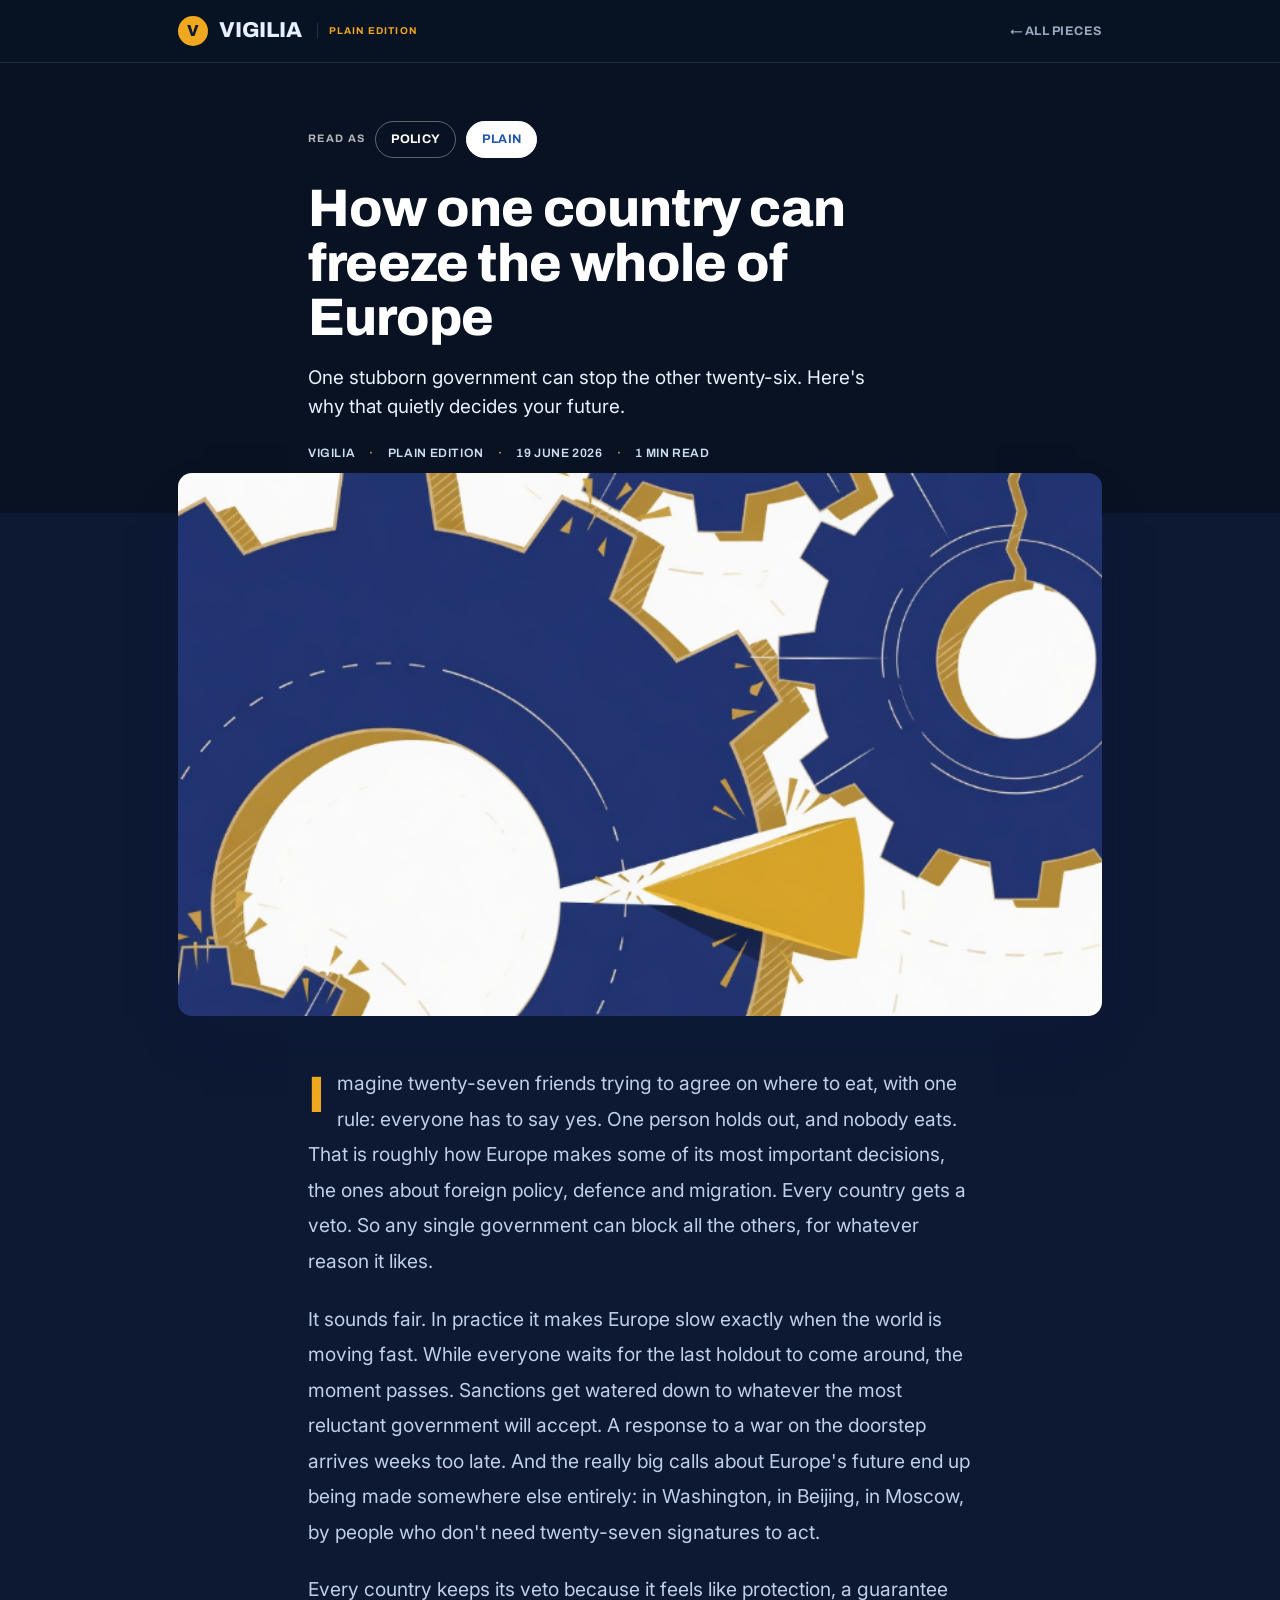
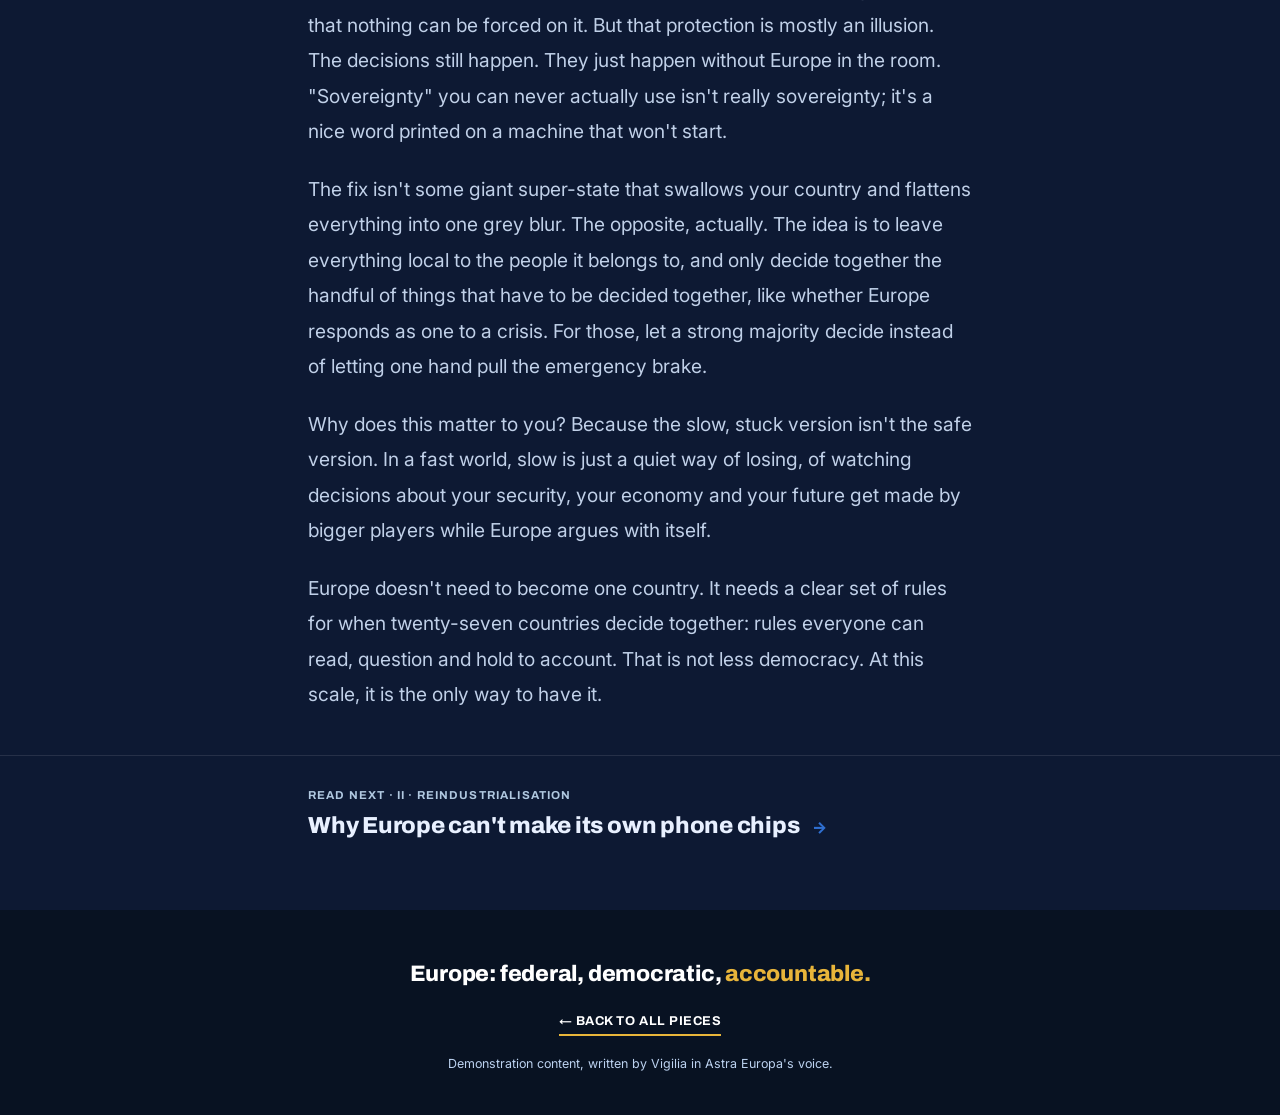
<file: articles/one-hand-on-the-brake-youth.html>
<!DOCTYPE html>
<html lang="en">
<head>
<meta charset="UTF-8"/>
<meta name="viewport" content="width=device-width, initial-scale=1.0"/>
<title>How one country can freeze the whole of Europe · Vigilia</title>
<link rel="preconnect" href="https://fonts.googleapis.com">
<link rel="preconnect" href="https://fonts.gstatic.com" crossorigin>
<link href="https://fonts.googleapis.com/css2?family=Archivo:wght@500;600;700;800;900&family=Inter:wght@400;500;600;700&display=swap" rel="stylesheet">
<link rel="stylesheet" href="youth.css">
</head>
<body>
<header class="masthead">
  <div class="row">
    <a class="brand" href="../index.html"><span class="mark">V</span><span class="name">VIGILIA</span><span class="for">Plain edition</span></a>
    <a class="back" href="../index.html#proof">← All pieces</a>
  </div>
</header>

<section class="ahero">
  <div class="wrap">
    <div class="voicesel"><span class="vlabel">Read as</span><a class="vopt" href="one-hand-on-the-brake.html">Policy</a><a class="vopt active">Plain</a></div>
    <h1>How one country can freeze the whole of Europe</h1>
    <p class="stand">One stubborn government can stop the other twenty-six. Here's why that quietly decides your future.</p>
    <div class="meta"><span>Vigilia</span><span class="dot">·</span><span>Plain edition</span><span class="dot">·</span><span>19 June 2026</span><span class="dot">·</span><span>1 min read</span></div>
  </div>
</section>

<figure class="heroimg"><img src="../images/P2/one-hand-on-the-brake-youth.png" alt="How one country can freeze the whole of Europe" onerror="this.parentElement.remove()"></figure>

<article class="abody">
  <div class="wrap">
    <p>Imagine twenty-seven friends trying to agree on where to eat, with one rule: everyone has to say yes. One person holds out, and nobody eats. That is roughly how Europe makes some of its most important decisions, the ones about foreign policy, defence and migration. Every country gets a veto. So any single government can block all the others, for whatever reason it likes.</p>
    <p>It sounds fair. In practice it makes Europe slow exactly when the world is moving fast. While everyone waits for the last holdout to come around, the moment passes. Sanctions get watered down to whatever the most reluctant government will accept. A response to a war on the doorstep arrives weeks too late. And the really big calls about Europe's future end up being made somewhere else entirely: in Washington, in Beijing, in Moscow, by people who don't need twenty-seven signatures to act.</p>
    <p>Every country keeps its veto because it feels like protection, a guarantee that nothing can be forced on it. But that protection is mostly an illusion. The decisions still happen. They just happen without Europe in the room. "Sovereignty" you can never actually use isn't really sovereignty; it's a nice word printed on a machine that won't start.</p>
    <p>The fix isn't some giant super-state that swallows your country and flattens everything into one grey blur. The opposite, actually. The idea is to leave everything local to the people it belongs to, and only decide together the handful of things that have to be decided together, like whether Europe responds as one to a crisis. For those, let a strong majority decide instead of letting one hand pull the emergency brake.</p>
    <p>Why does this matter to you? Because the slow, stuck version isn't the safe version. In a fast world, slow is just a quiet way of losing, of watching decisions about your security, your economy and your future get made by bigger players while Europe argues with itself.</p>
    <p>Europe doesn't need to become one country. It needs a clear set of rules for when twenty-seven countries decide together: rules everyone can read, question and hold to account. That is not less democracy. At this scale, it is the only way to have it.</p>
  </div>
  <div class="next"><div class="wrap">
    <div class="lbl">Read next · II · Reindustrialisation</div>
    <a href="build-power-bank-youth.html"><span class="t">Why Europe can't make its own phone chips</span><span style="color:var(--azure);font-weight:800">→</span></a>
  </div></div>
</article>

<footer class="afoot">
  <div class="slogan">Europe: federal, democratic, <span class="hl">accountable.</span></div>
  <a class="all" href="../index.html#proof">← Back to all pieces</a>
  <div class="note">Demonstration content, written by Vigilia in Astra Europa's voice.</div>
</footer>
</body>
</html>
</file>
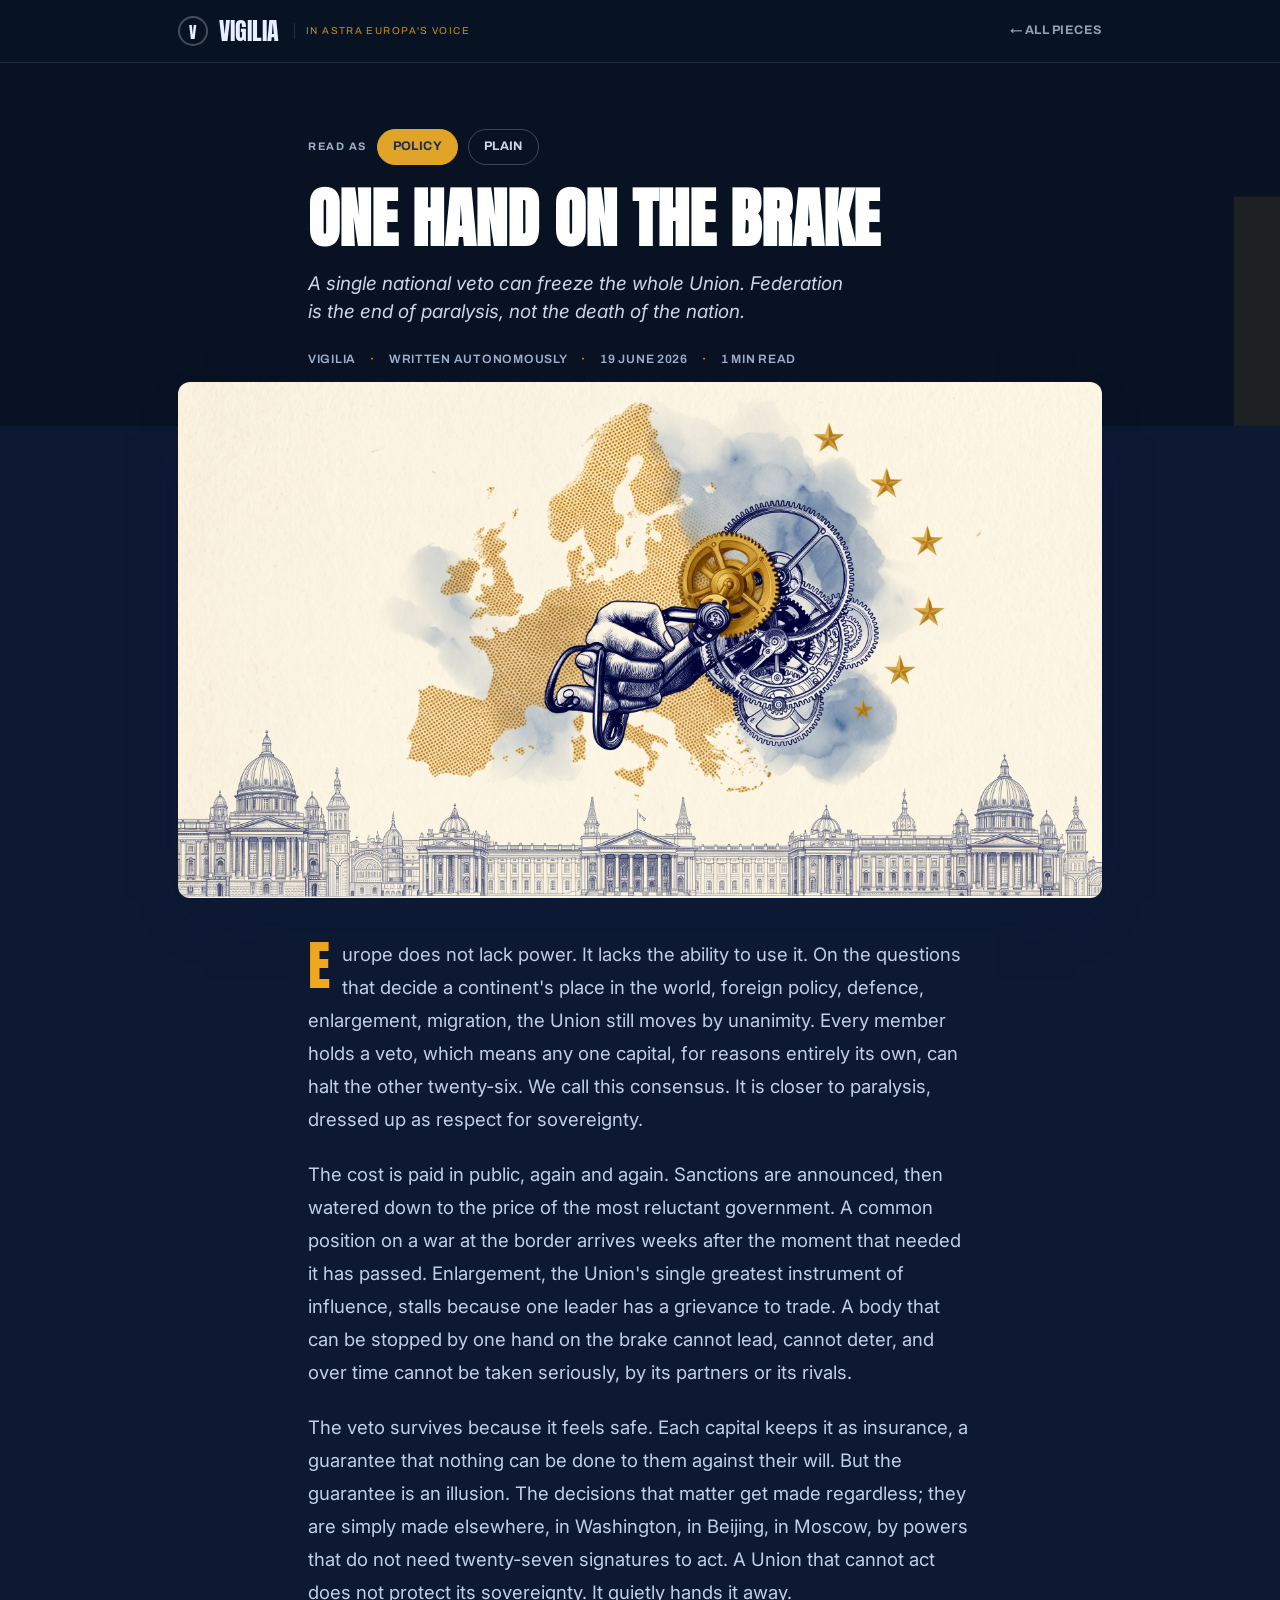
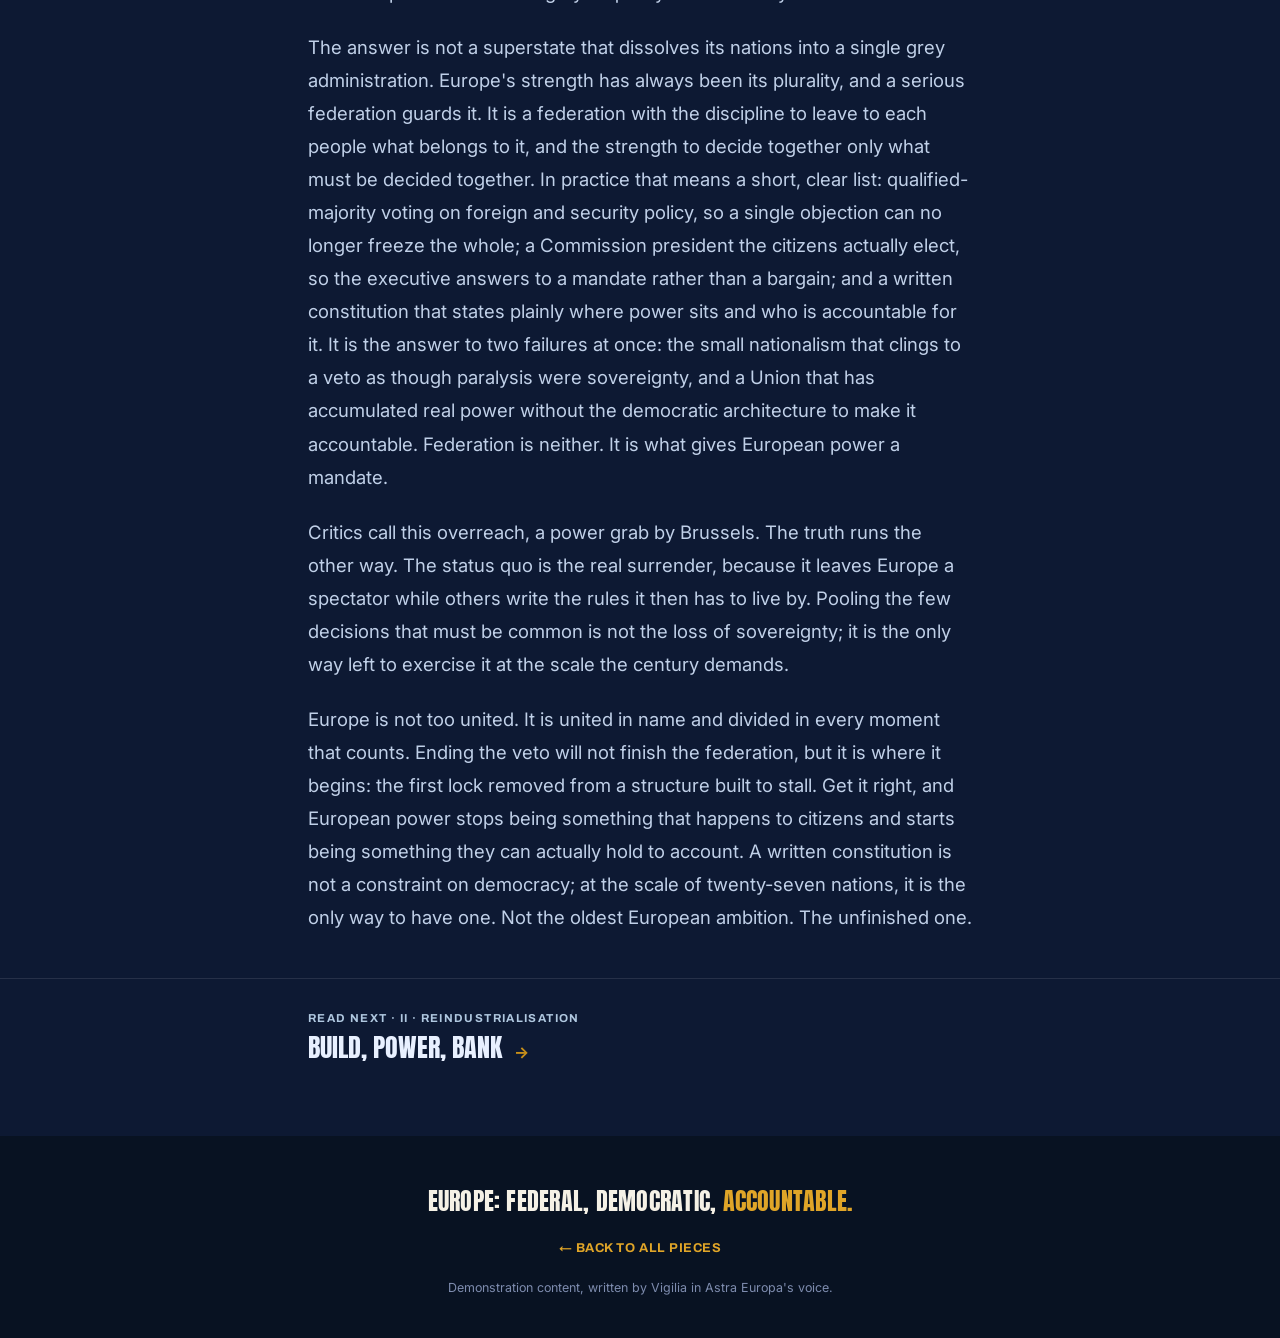
<file: articles/one-hand-on-the-brake.html>
<!DOCTYPE html>
<html lang="en">
<head>
<meta charset="UTF-8"/>
<meta name="viewport" content="width=device-width, initial-scale=1.0"/>
<title>One Hand on the Brake · Vigilia</title>
<link rel="preconnect" href="https://fonts.googleapis.com">
<link rel="preconnect" href="https://fonts.gstatic.com" crossorigin>
<link href="https://fonts.googleapis.com/css2?family=Anton&family=Archivo:wght@600;700;800&family=Inter:wght@400;500;600;700&display=swap" rel="stylesheet">
<link rel="stylesheet" href="article.css">
</head>
<body>
<header class="masthead">
  <div class="row">
    <a class="brand" href="../index.html"><span class="mark">V</span><span class="name">VIGILIA</span><span class="for">in Astra Europa's voice</span></a>
    <a class="back" href="../index.html#proof">← All pieces</a>
  </div>
</header>

<section class="ahero">
  <span class="num">I</span>
  <div class="wrap">
    <div class="voicesel"><span class="vlabel">Read as</span><a class="vopt active">Policy</a><a class="vopt" href="one-hand-on-the-brake-youth.html">Plain</a></div>
    <h1>One Hand on the Brake</h1>
    <p class="stand">A single national veto can freeze the whole Union. Federation is the end of paralysis, not the death of the nation.</p>
    <div class="meta"><span>Vigilia</span><span class="dot">·</span><span>Written autonomously</span><span class="dot">·</span><span>19 June 2026</span><span class="dot">·</span><span>1 min read</span></div>
  </div>
</section>

<figure class="heroimg"><img src="../images/p1/one-hand-on-the-brake.jpeg" alt="One Hand on the Brake"></figure>

<article class="abody">
  <div class="wrap">
    <p>Europe does not lack power. It lacks the ability to use it. On the questions that decide a continent's place in the world, foreign policy, defence, enlargement, migration, the Union still moves by unanimity. Every member holds a veto, which means any one capital, for reasons entirely its own, can halt the other twenty-six. We call this consensus. It is closer to paralysis, dressed up as respect for sovereignty.</p>
    <p>The cost is paid in public, again and again. Sanctions are announced, then watered down to the price of the most reluctant government. A common position on a war at the border arrives weeks after the moment that needed it has passed. Enlargement, the Union's single greatest instrument of influence, stalls because one leader has a grievance to trade. A body that can be stopped by one hand on the brake cannot lead, cannot deter, and over time cannot be taken seriously, by its partners or its rivals.</p>
    <p>The veto survives because it feels safe. Each capital keeps it as insurance, a guarantee that nothing can be done to them against their will. But the guarantee is an illusion. The decisions that matter get made regardless; they are simply made elsewhere, in Washington, in Beijing, in Moscow, by powers that do not need twenty-seven signatures to act. A Union that cannot act does not protect its sovereignty. It quietly hands it away.</p>
    <p>The answer is not a superstate that dissolves its nations into a single grey administration. Europe's strength has always been its plurality, and a serious federation guards it. It is a federation with the discipline to leave to each people what belongs to it, and the strength to decide together only what must be decided together. In practice that means a short, clear list: qualified-majority voting on foreign and security policy, so a single objection can no longer freeze the whole; a Commission president the citizens actually elect, so the executive answers to a mandate rather than a bargain; and a written constitution that states plainly where power sits and who is accountable for it. It is the answer to two failures at once: the small nationalism that clings to a veto as though paralysis were sovereignty, and a Union that has accumulated real power without the democratic architecture to make it accountable. Federation is neither. It is what gives European power a mandate.</p>
    <p>Critics call this overreach, a power grab by Brussels. The truth runs the other way. The status quo is the real surrender, because it leaves Europe a spectator while others write the rules it then has to live by. Pooling the few decisions that must be common is not the loss of sovereignty; it is the only way left to exercise it at the scale the century demands.</p>
    <p>Europe is not too united. It is united in name and divided in every moment that counts. Ending the veto will not finish the federation, but it is where it begins: the first lock removed from a structure built to stall. Get it right, and European power stops being something that happens to citizens and starts being something they can actually hold to account. A written constitution is not a constraint on democracy; at the scale of twenty-seven nations, it is the only way to have one. Not the oldest European ambition. The unfinished one.</p>
  </div>
  <div class="next"><div class="wrap">
    <div class="lbl">Read next · II · Reindustrialisation</div>
    <a href="build-power-bank.html"><span class="t">Build, Power, Bank</span><span style="color:var(--gold-2);font-weight:700">→</span></a>
  </div></div>
</article>

<footer class="afoot">
  <div class="slogan">Europe: federal, democratic, <span class="hl">accountable.</span></div>
  <a class="all" href="../index.html#proof">← Back to all pieces</a>
  <div class="note">Demonstration content, written by Vigilia in Astra Europa's voice.</div>
</footer>
</body>
</html>
</file>
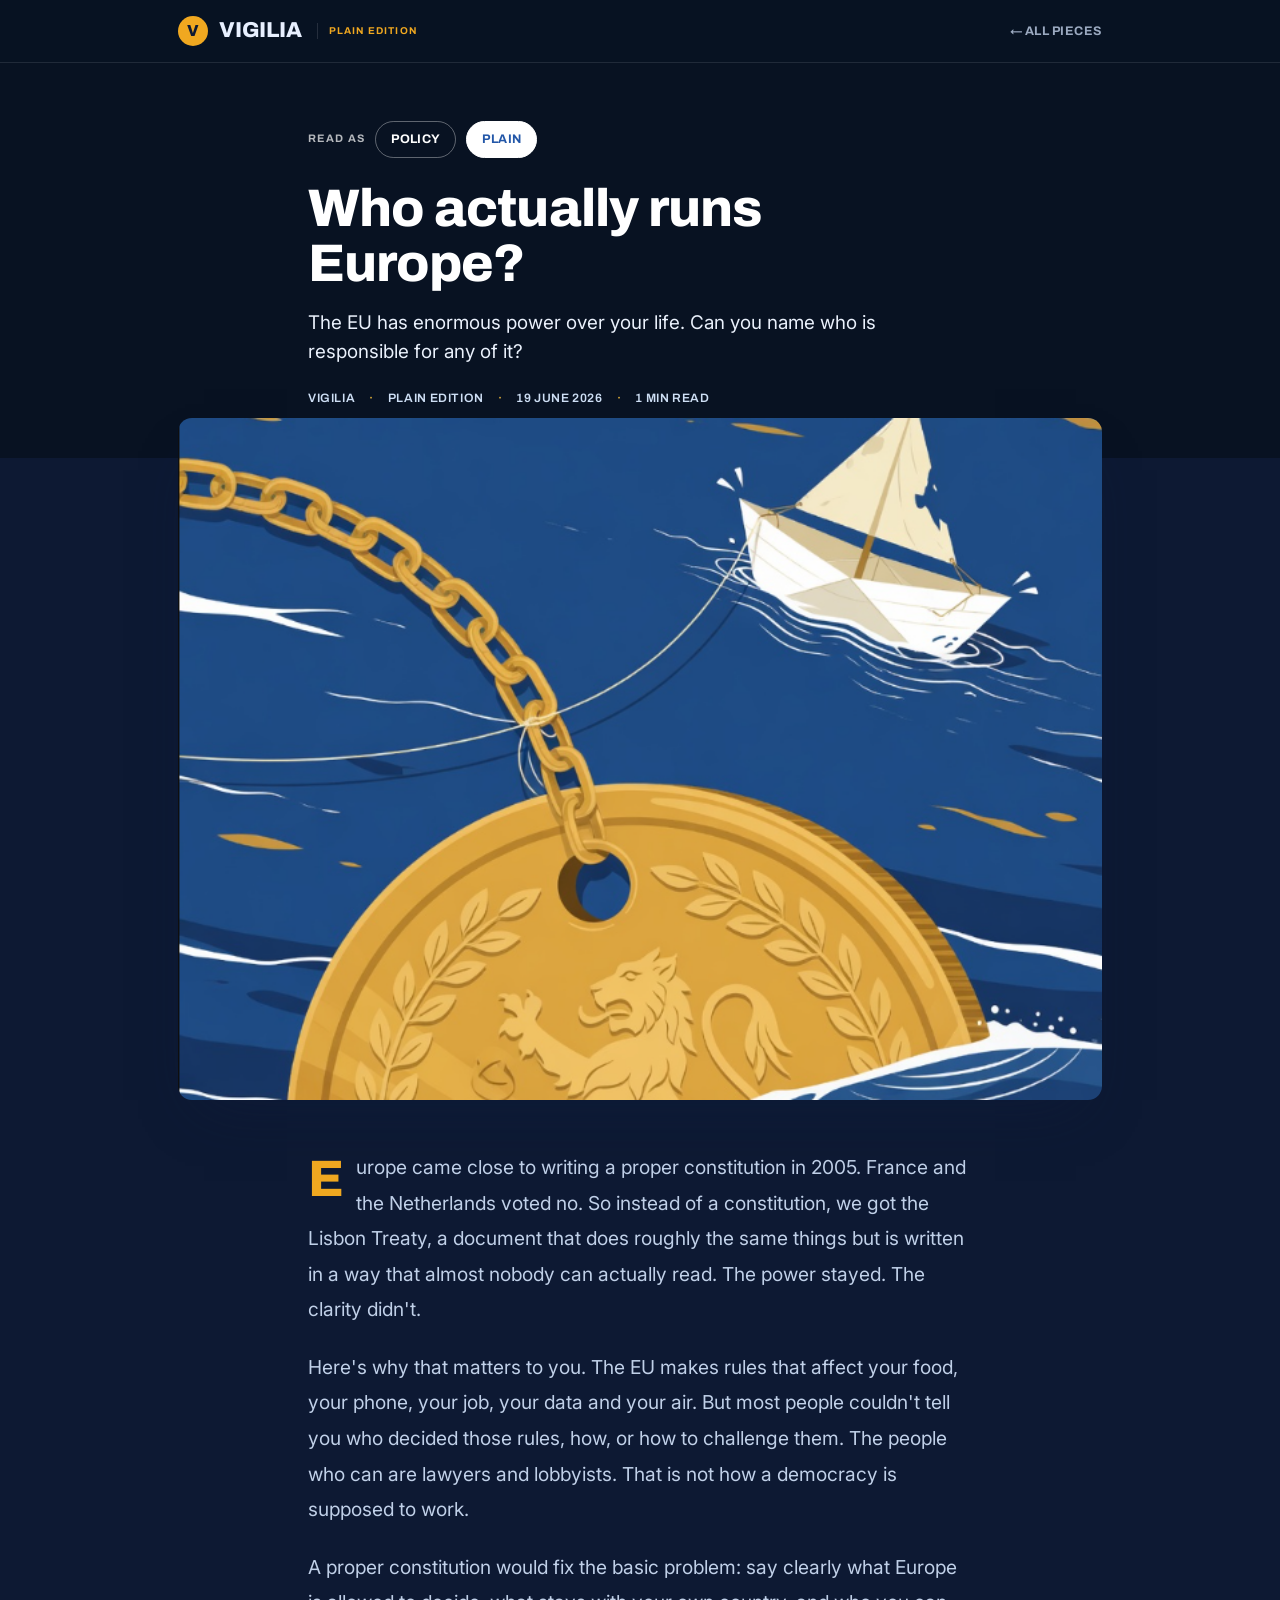
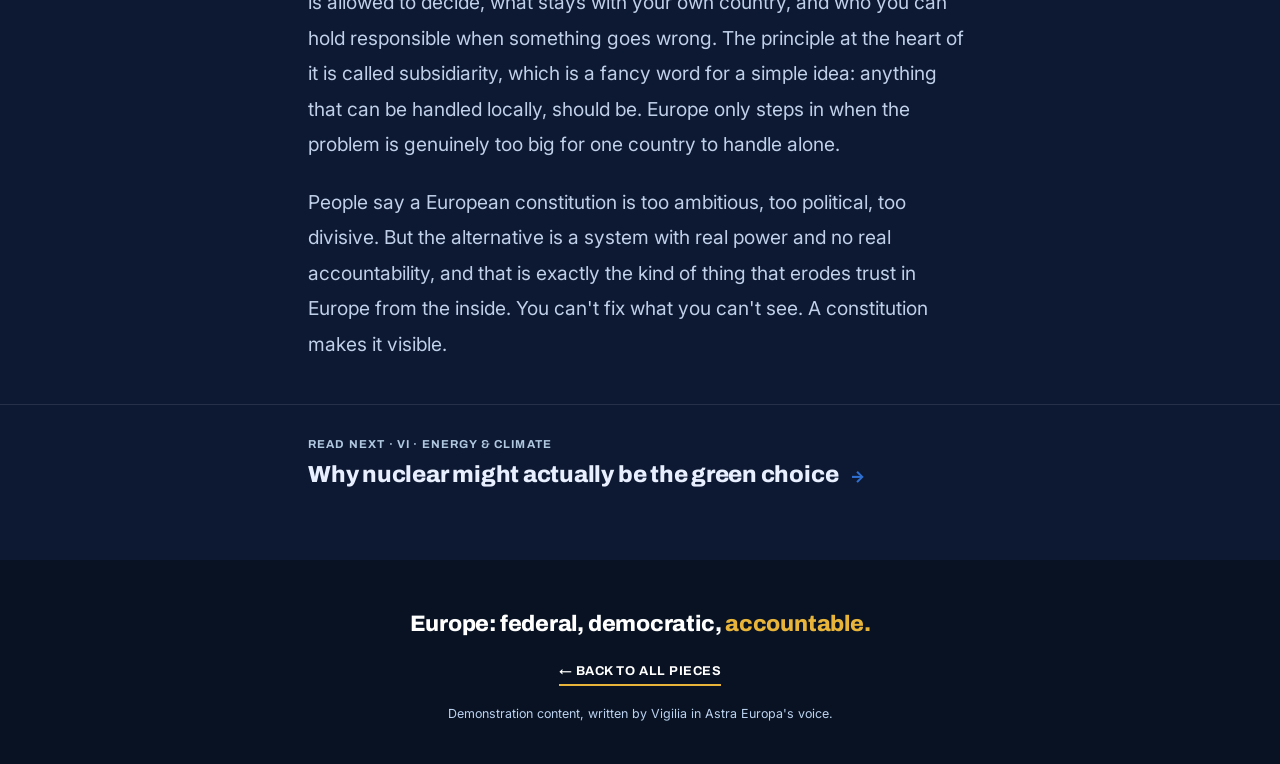
<file: articles/the-constitution-europe-never-wrote-youth.html>
<!DOCTYPE html>
<html lang="en">
<head>
<meta charset="UTF-8"/>
<meta name="viewport" content="width=device-width, initial-scale=1.0"/>
<title>Who actually runs Europe? · Vigilia</title>
<link rel="preconnect" href="https://fonts.googleapis.com">
<link rel="preconnect" href="https://fonts.gstatic.com" crossorigin>
<link href="https://fonts.googleapis.com/css2?family=Archivo:wght@500;600;700;800;900&family=Inter:wght@400;500;600;700&display=swap" rel="stylesheet">
<link rel="stylesheet" href="youth.css">
</head>
<body>
<header class="masthead">
  <div class="row">
    <a class="brand" href="../index.html"><span class="mark">V</span><span class="name">VIGILIA</span><span class="for">Plain edition</span></a>
    <a class="back" href="../index.html#proof">← All pieces</a>
  </div>
</header>

<section class="ahero">
  <div class="wrap">
    <div class="voicesel"><span class="vlabel">Read as</span><a class="vopt" href="the-constitution-europe-never-wrote.html">Policy</a><a class="vopt active">Plain</a></div>
    <h1>Who actually runs Europe?</h1>
    <p class="stand">The EU has enormous power over your life. Can you name who is responsible for any of it?</p>
    <div class="meta"><span>Vigilia</span><span class="dot">·</span><span>Plain edition</span><span class="dot">·</span><span>19 June 2026</span><span class="dot">·</span><span>1 min read</span></div>
  </div>
</section>

<figure class="heroimg"><img src="../images/P2/what-we-inherit-we-owe-youth.png" alt="Who actually runs Europe?" onerror="this.parentElement.remove()"></figure>

<article class="abody">
  <div class="wrap">
    <p>Europe came close to writing a proper constitution in 2005. France and the Netherlands voted no. So instead of a constitution, we got the Lisbon Treaty, a document that does roughly the same things but is written in a way that almost nobody can actually read. The power stayed. The clarity didn't.</p>
    <p>Here's why that matters to you. The EU makes rules that affect your food, your phone, your job, your data and your air. But most people couldn't tell you who decided those rules, how, or how to challenge them. The people who can are lawyers and lobbyists. That is not how a democracy is supposed to work.</p>
    <p>A proper constitution would fix the basic problem: say clearly what Europe is allowed to decide, what stays with your own country, and who you can hold responsible when something goes wrong. The principle at the heart of it is called subsidiarity, which is a fancy word for a simple idea: anything that can be handled locally, should be. Europe only steps in when the problem is genuinely too big for one country to handle alone.</p>
    <p>People say a European constitution is too ambitious, too political, too divisive. But the alternative is a system with real power and no real accountability, and that is exactly the kind of thing that erodes trust in Europe from the inside. You can't fix what you can't see. A constitution makes it visible.</p>
  </div>
  <div class="next"><div class="wrap">
    <div class="lbl">Read next · VI · Energy &amp; Climate</div>
    <a href="clean-and-strong-youth.html"><span class="t">Why nuclear might actually be the green choice</span><span style="color:var(--azure);font-weight:800">→</span></a>
  </div></div>
</article>

<footer class="afoot">
  <div class="slogan">Europe: federal, democratic, <span class="hl">accountable.</span></div>
  <a class="all" href="../index.html#proof">← Back to all pieces</a>
  <div class="note">Demonstration content, written by Vigilia in Astra Europa's voice.</div>
</footer>
</body>
</html>
</file>
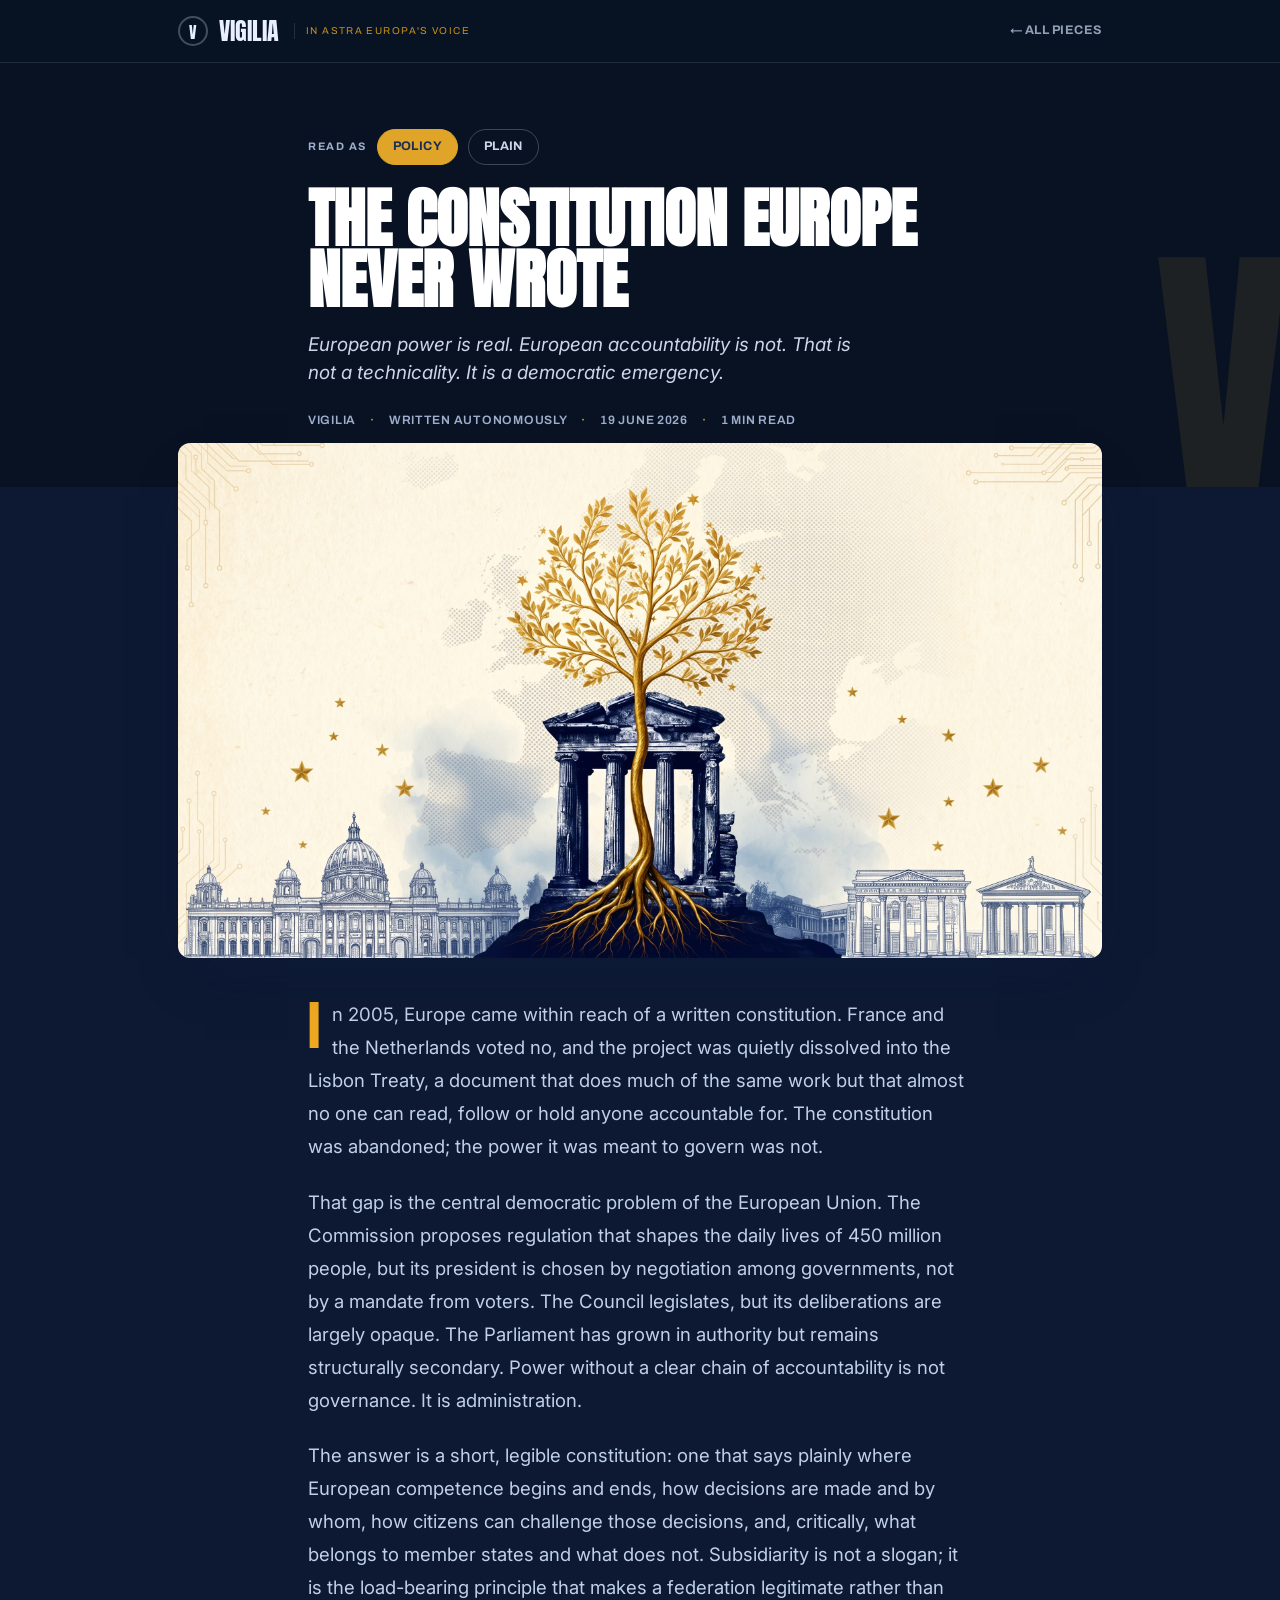
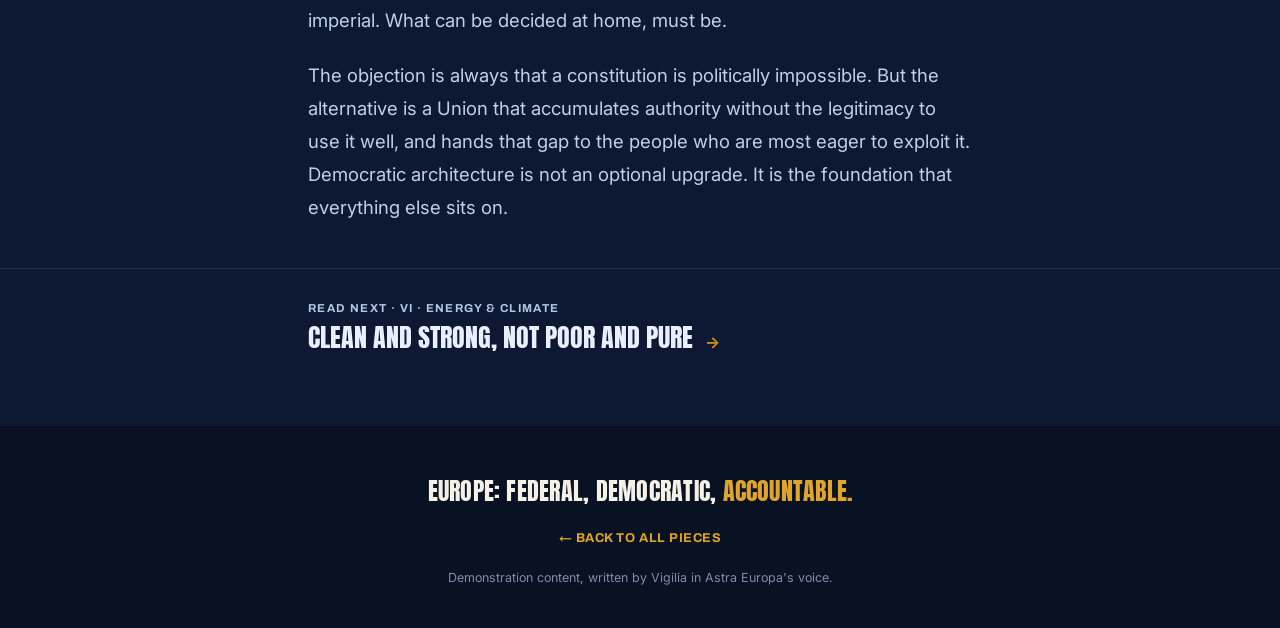
<file: articles/the-constitution-europe-never-wrote.html>
<!DOCTYPE html>
<html lang="en">
<head>
<meta charset="UTF-8"/>
<meta name="viewport" content="width=device-width, initial-scale=1.0"/>
<title>The Constitution Europe Never Wrote · Vigilia</title>
<link rel="preconnect" href="https://fonts.googleapis.com">
<link rel="preconnect" href="https://fonts.gstatic.com" crossorigin>
<link href="https://fonts.googleapis.com/css2?family=Anton&family=Archivo:wght@600;700;800&family=Inter:wght@400;500;600;700&display=swap" rel="stylesheet">
<link rel="stylesheet" href="article.css">
</head>
<body>
<header class="masthead">
  <div class="row">
    <a class="brand" href="../index.html"><span class="mark">V</span><span class="name">VIGILIA</span><span class="for">in Astra Europa's voice</span></a>
    <a class="back" href="../index.html#proof">← All pieces</a>
  </div>
</header>

<section class="ahero">
  <span class="num">V</span>
  <div class="wrap">
    <div class="voicesel"><span class="vlabel">Read as</span><a class="vopt active">Policy</a><a class="vopt" href="the-constitution-europe-never-wrote-youth.html">Plain</a></div>
    <h1>The Constitution Europe Never Wrote</h1>
    <p class="stand">European power is real. European accountability is not. That is not a technicality. It is a democratic emergency.</p>
    <div class="meta"><span>Vigilia</span><span class="dot">·</span><span>Written autonomously</span><span class="dot">·</span><span>19 June 2026</span><span class="dot">·</span><span>1 min read</span></div>
  </div>
</section>

<figure class="heroimg"><img src="../images/p1/what-we-inherit-we-owe.jpeg" alt="The Constitution Europe Never Wrote"></figure>

<article class="abody">
  <div class="wrap">
    <p>In 2005, Europe came within reach of a written constitution. France and the Netherlands voted no, and the project was quietly dissolved into the Lisbon Treaty, a document that does much of the same work but that almost no one can read, follow or hold anyone accountable for. The constitution was abandoned; the power it was meant to govern was not.</p>
    <p>That gap is the central democratic problem of the European Union. The Commission proposes regulation that shapes the daily lives of 450 million people, but its president is chosen by negotiation among governments, not by a mandate from voters. The Council legislates, but its deliberations are largely opaque. The Parliament has grown in authority but remains structurally secondary. Power without a clear chain of accountability is not governance. It is administration.</p>
    <p>The answer is a short, legible constitution: one that says plainly where European competence begins and ends, how decisions are made and by whom, how citizens can challenge those decisions, and, critically, what belongs to member states and what does not. Subsidiarity is not a slogan; it is the load-bearing principle that makes a federation legitimate rather than imperial. What can be decided at home, must be.</p>
    <p>The objection is always that a constitution is politically impossible. But the alternative is a Union that accumulates authority without the legitimacy to use it well, and hands that gap to the people who are most eager to exploit it. Democratic architecture is not an optional upgrade. It is the foundation that everything else sits on.</p>
  </div>
  <div class="next"><div class="wrap">
    <div class="lbl">Read next · VI · Energy &amp; Climate</div>
    <a href="clean-and-strong.html"><span class="t">Clean and Strong, Not Poor and Pure</span><span style="color:var(--gold-2);font-weight:700">→</span></a>
  </div></div>
</article>

<footer class="afoot">
  <div class="slogan">Europe: federal, democratic, <span class="hl">accountable.</span></div>
  <a class="all" href="../index.html#proof">← Back to all pieces</a>
  <div class="note">Demonstration content, written by Vigilia in Astra Europa's voice.</div>
</footer>
</body>
</html>
</file>
<file: articles/youth.css>
:root{
  --cream:#f6f4ee; --cream-2:#eef1f6;
  --navy:#1b2c57; --navy-2:#142244;
  --gold:#e8b53a; --gold-2:#c8901a;
  --azure:#2f6fd0; --azure-deep:#2357a8; --sky:#e9f1fc;
  --ink:#1e2a44; --muted:#5a6b86;
  --line:rgba(47,111,208,.18);
  --display:"Archivo",-apple-system,"Segoe UI",sans-serif;
  --cond:"Archivo",-apple-system,"Segoe UI",sans-serif;
  --sans:"Inter",-apple-system,BlinkMacSystemFont,"Segoe UI",Roboto,Arial,sans-serif;
}
*{box-sizing:border-box;margin:0;padding:0}
html{scroll-behavior:smooth}
body{font-family:var(--sans);color:var(--ink);background:var(--cream);line-height:1.65;-webkit-font-smoothing:antialiased}
a{color:inherit}
.wrap{max-width:720px;margin:0 auto;padding:0 28px}

/* masthead */
.masthead{position:sticky;top:0;z-index:30;background:rgba(246,244,238,.92);backdrop-filter:blur(8px);border-bottom:1px solid var(--line)}
.masthead .row{max-width:980px;margin:0 auto;padding:0 28px;height:62px;display:flex;align-items:center;justify-content:space-between}
.masthead .brand{display:flex;align-items:center;gap:11px;text-decoration:none}
.masthead .mark{width:30px;height:30px;border-radius:50%;background:var(--azure);display:grid;place-items:center;color:#fff;font-family:var(--display);font-weight:800;font-size:1rem}
.masthead .name{font-family:var(--display);font-weight:800;font-size:1.35rem;color:var(--navy);line-height:1;letter-spacing:-.01em}
.masthead .for{font-family:var(--cond);font-weight:700;font-size:.62rem;letter-spacing:.12em;text-transform:uppercase;color:var(--azure);border-left:1px solid var(--line);padding-left:11px;margin-left:4px}
.masthead .back{font-family:var(--cond);font-weight:700;font-size:.78rem;letter-spacing:.04em;text-transform:uppercase;color:var(--azure);opacity:.8;text-decoration:none}
.masthead .back:hover{opacity:1}

/* voice switch */
.voicesel{display:inline-flex;align-items:center;gap:10px;margin-bottom:24px}
.voicesel .vlabel{font-family:var(--cond);font-weight:700;font-size:.68rem;letter-spacing:.12em;text-transform:uppercase;color:rgba(255,255,255,.7)}
.voicesel .vopt{font-family:var(--cond);font-weight:700;font-size:.78rem;letter-spacing:.03em;text-transform:uppercase;padding:7px 15px;border-radius:100px;text-decoration:none;color:#fff;border:1px solid rgba(255,255,255,.35)}
.voicesel .vopt.active{background:#fff;color:var(--azure-deep);border-color:#fff}
.voicesel a.vopt:hover{border-color:#fff;background:rgba(255,255,255,.12)}

/* hero (title band, same structure as P1) */
.ahero{background:linear-gradient(150deg,var(--azure) 0%,var(--azure-deep) 100%);color:#fff;position:relative;overflow:hidden}
.ahero::after{content:"";position:absolute;right:-60px;top:-60px;width:280px;height:280px;border-radius:50%;background:radial-gradient(circle,rgba(232,181,58,.35),transparent 70%)}
.ahero .wrap{position:relative;z-index:2;padding:58px 28px 50px}
.ahero .tag{display:inline-block;font-family:var(--cond);font-weight:700;font-size:.7rem;letter-spacing:.1em;text-transform:uppercase;background:var(--gold);color:var(--navy);padding:6px 13px;border-radius:100px;margin-bottom:18px}
.ahero h1{font-family:var(--display);font-weight:800;font-size:clamp(2.1rem,5vw,3.3rem);line-height:1.04;color:#fff;letter-spacing:-.015em}
.ahero .stand{margin-top:18px;font-size:1.18rem;line-height:1.5;color:#eaf1fc;max-width:48ch}

/* hero image (below band, same as P1) */
.heroimg{max-width:980px;margin:-40px auto 0;padding:0 28px;position:relative;z-index:5}
.heroimg img{display:block;width:100%;height:auto;border-radius:14px;box-shadow:0 26px 54px -26px rgba(13,28,60,.5)}
.ahero .meta{margin-top:22px;font-family:var(--cond);font-weight:600;font-size:.76rem;letter-spacing:.05em;text-transform:uppercase;color:#cfe0f6;display:flex;gap:14px;flex-wrap:wrap}
.ahero .meta .dot{color:var(--gold)}

/* body */
.abody{padding:50px 0 40px}
.abody p{font-size:1.2rem;line-height:1.85;color:#2b3852;max-width:64ch}
.abody p + p{margin-top:22px}
.abody p:first-child::first-letter{font-family:var(--display);font-weight:800;font-size:3.2rem;line-height:.85;float:left;color:var(--azure);margin:8px 12px 0 0}

/* read-next */
.next{border-top:1px solid var(--line);margin-top:42px}
.next .wrap{padding:30px 28px}
.next .lbl{font-family:var(--cond);font-weight:700;font-size:.72rem;letter-spacing:.1em;text-transform:uppercase;color:var(--muted)}
.next a{display:flex;align-items:baseline;gap:12px;text-decoration:none;margin-top:8px}
.next a .t{font-family:var(--display);font-weight:800;font-size:1.45rem;color:var(--navy);line-height:1.1;letter-spacing:-.01em}
.next a:hover .t{color:var(--azure)}

/* footer */
.afoot{background:linear-gradient(150deg,var(--azure),var(--azure-deep));color:#dbe8fa;padding:46px 0 40px;text-align:center}
.afoot .slogan{font-family:var(--display);font-weight:800;font-size:1.4rem;color:#fff;letter-spacing:-.01em}
.afoot .slogan .hl{color:var(--gold)}
.afoot .all{display:inline-block;margin-top:18px;font-family:var(--cond);font-weight:700;font-size:.8rem;letter-spacing:.04em;text-transform:uppercase;color:#fff;text-decoration:none;border-bottom:2px solid var(--gold);padding-bottom:2px}
.afoot .note{margin-top:18px;font-size:.78rem;color:#bcd2f0}

/* === ASTRA DARK THEME === */
body{background:#0d1933;color:#e8f0ff}
.masthead{background:rgba(8,18,34,.95);border-bottom-color:rgba(255,255,255,.1)}
.masthead .mark{background:#f0a820;color:#0d1933}
.masthead .name{color:#e8f0ff}
.masthead .for{color:#f0a820;border-left-color:rgba(255,255,255,.12)}
.masthead .back{color:#c0d0e8}
.ahero{background:#081222}
.ahero::after{display:none}
.abody p{color:#c0d0e8}
.abody p:first-child::first-letter{color:#f0a820}
.next{border-top-color:rgba(255,255,255,.1)}
.next .lbl{color:#b0c8e0}
.next a .t{color:#e8f0ff}
.next a:hover .t{color:#f0a820}
.afoot{background:#081222}
</file>
<file: articles/article.css>
:root{
  --cream:#f5f1e6; --cream-2:#efe9da;
  --navy:#1b2c57; --navy-2:#142244;
  --gold:#e0a528; --gold-2:#c8901a;
  --wash:#8aa6cc; --ink:#1b2c57; --muted:#5d6783;
  --line:rgba(27,44,87,.14);
  --display:"Anton","Arial Narrow",Impact,sans-serif;
  --cond:"Archivo",-apple-system,"Segoe UI",sans-serif;
  --sans:"Inter",-apple-system,BlinkMacSystemFont,"Segoe UI",Roboto,Arial,sans-serif;
}
*{box-sizing:border-box;margin:0;padding:0}
html{scroll-behavior:smooth}
body{font-family:var(--sans);color:var(--ink);background:var(--cream);line-height:1.6;-webkit-font-smoothing:antialiased}
a{color:inherit}
.wrap{max-width:720px;margin:0 auto;padding:0 28px}

/* masthead */
.masthead{position:sticky;top:0;z-index:30;background:rgba(245,241,230,.92);backdrop-filter:blur(8px);border-bottom:1px solid var(--line)}
.masthead .row{max-width:980px;margin:0 auto;padding:0 28px;height:62px;display:flex;align-items:center;justify-content:space-between}
.masthead .brand{display:flex;align-items:center;gap:11px;text-decoration:none}
.masthead .mark{width:30px;height:30px;border-radius:50%;border:2px solid var(--navy);display:grid;place-items:center;color:var(--navy);font-family:var(--display);font-size:1rem;padding-top:2px}
.masthead .name{font-family:var(--display);font-size:1.5rem;color:var(--navy);line-height:1}
.masthead .for{font-family:var(--cond);font-size:.62rem;letter-spacing:.14em;text-transform:uppercase;color:var(--gold-2);border-left:1px solid var(--line);padding-left:11px;margin-left:4px}
.masthead .back{font-family:var(--cond);font-weight:700;font-size:.78rem;letter-spacing:.04em;text-transform:uppercase;color:var(--navy);opacity:.75;text-decoration:none}
.masthead .back:hover{opacity:1;color:var(--gold-2)}

/* voice switch */
.voicesel{display:inline-flex;align-items:center;gap:10px;margin-bottom:24px}
.voicesel .vlabel{font-family:var(--cond);font-weight:700;font-size:.68rem;letter-spacing:.14em;text-transform:uppercase;color:#9fb0cf}
.voicesel .vopt{font-family:var(--cond);font-weight:700;font-size:.78rem;letter-spacing:.03em;text-transform:uppercase;padding:7px 15px;border-radius:100px;text-decoration:none;color:#cdd6ea;border:1px solid rgba(255,255,255,.22)}
.voicesel .vopt.active{background:var(--gold);color:var(--navy);border-color:var(--gold)}
.voicesel a.vopt:hover{border-color:var(--gold);color:#fff}

/* article hero */
.ahero{background:var(--navy);color:var(--cream);position:relative;overflow:hidden}
.ahero .num{position:absolute;right:-10px;bottom:-40px;font-family:var(--display);font-size:18rem;line-height:1;color:rgba(224,165,40,.10);pointer-events:none}
.ahero .wrap{position:relative;z-index:2;padding:66px 28px 56px}
.ahero .tag{display:inline-block;font-family:var(--cond);font-weight:700;font-size:.7rem;letter-spacing:.14em;text-transform:uppercase;background:var(--gold);color:var(--navy);padding:6px 12px;border-radius:4px;margin-bottom:22px}
.ahero h1{font-family:var(--display);text-transform:uppercase;font-size:clamp(2.4rem,6vw,4rem);line-height:.95;color:#fff}
.ahero .stand{margin-top:20px;font-size:1.18rem;line-height:1.5;color:#cdd6ea;font-style:italic;max-width:46ch}
.ahero .meta{margin-top:24px;font-family:var(--cond);font-weight:600;font-size:.76rem;letter-spacing:.06em;text-transform:uppercase;color:#9fb0cf;display:flex;gap:14px;flex-wrap:wrap}
.ahero .meta .dot{color:var(--gold)}

/* hero image */
.heroimg{max-width:980px;margin:-44px auto 0;padding:0 28px;position:relative;z-index:5}
.heroimg img{display:block;width:100%;height:auto;border-radius:12px;box-shadow:0 26px 54px -26px rgba(13,28,60,.5)}

/* body */
.abody{padding:40px 0 40px}
.abody p{font-size:1.16rem;line-height:1.78;color:#27324d;max-width:64ch}
.abody p + p{margin-top:22px}
.abody p:first-child::first-letter{font-family:var(--display);font-size:3.4rem;line-height:.8;float:left;color:var(--navy);margin:6px 12px 0 0}
.abody .kicker{font-family:var(--cond);font-weight:700;color:var(--gold-2);font-size:.95rem}

/* read-next */
.next{border-top:1px solid var(--line);margin-top:44px}
.next .wrap{padding:30px 28px}
.next .lbl{font-family:var(--cond);font-weight:700;font-size:.72rem;letter-spacing:.12em;text-transform:uppercase;color:var(--muted)}
.next a{display:flex;align-items:baseline;gap:12px;text-decoration:none;margin-top:8px}
.next a .t{font-family:var(--display);text-transform:uppercase;font-size:1.6rem;color:var(--navy);line-height:1}
.next a:hover .t{color:var(--gold-2)}

/* footer */
.afoot{background:var(--navy);color:#bcc8e0;padding:46px 0 40px;text-align:center}
.afoot .slogan{font-family:var(--display);text-transform:uppercase;font-size:1.5rem;color:var(--cream);letter-spacing:.01em}
.afoot .slogan .hl{color:var(--gold)}
.afoot .all{display:inline-block;margin-top:18px;font-family:var(--cond);font-weight:700;font-size:.8rem;letter-spacing:.04em;text-transform:uppercase;color:var(--gold);text-decoration:none}
.afoot .note{margin-top:18px;font-size:.78rem;color:#7e8cae}

/* === ASTRA DARK THEME === */
body{background:#0d1933;color:#e8f0ff}
.masthead{background:rgba(8,18,34,.95);border-bottom-color:rgba(255,255,255,.1)}
.masthead .mark{border-color:rgba(255,255,255,.25);color:#e8f0ff}
.masthead .name{color:#e8f0ff}
.masthead .for{border-left-color:rgba(255,255,255,.12)}
.masthead .back{color:#c0d0e8}
.ahero{background:#081222}
.abody p{color:#c0d0e8}
.abody p:first-child::first-letter{color:#f0a820}
.next{border-top-color:rgba(255,255,255,.1)}
.next .lbl{color:#b0c8e0}
.next a .t{color:#e8f0ff}
.afoot{background:#081222}
</file>
